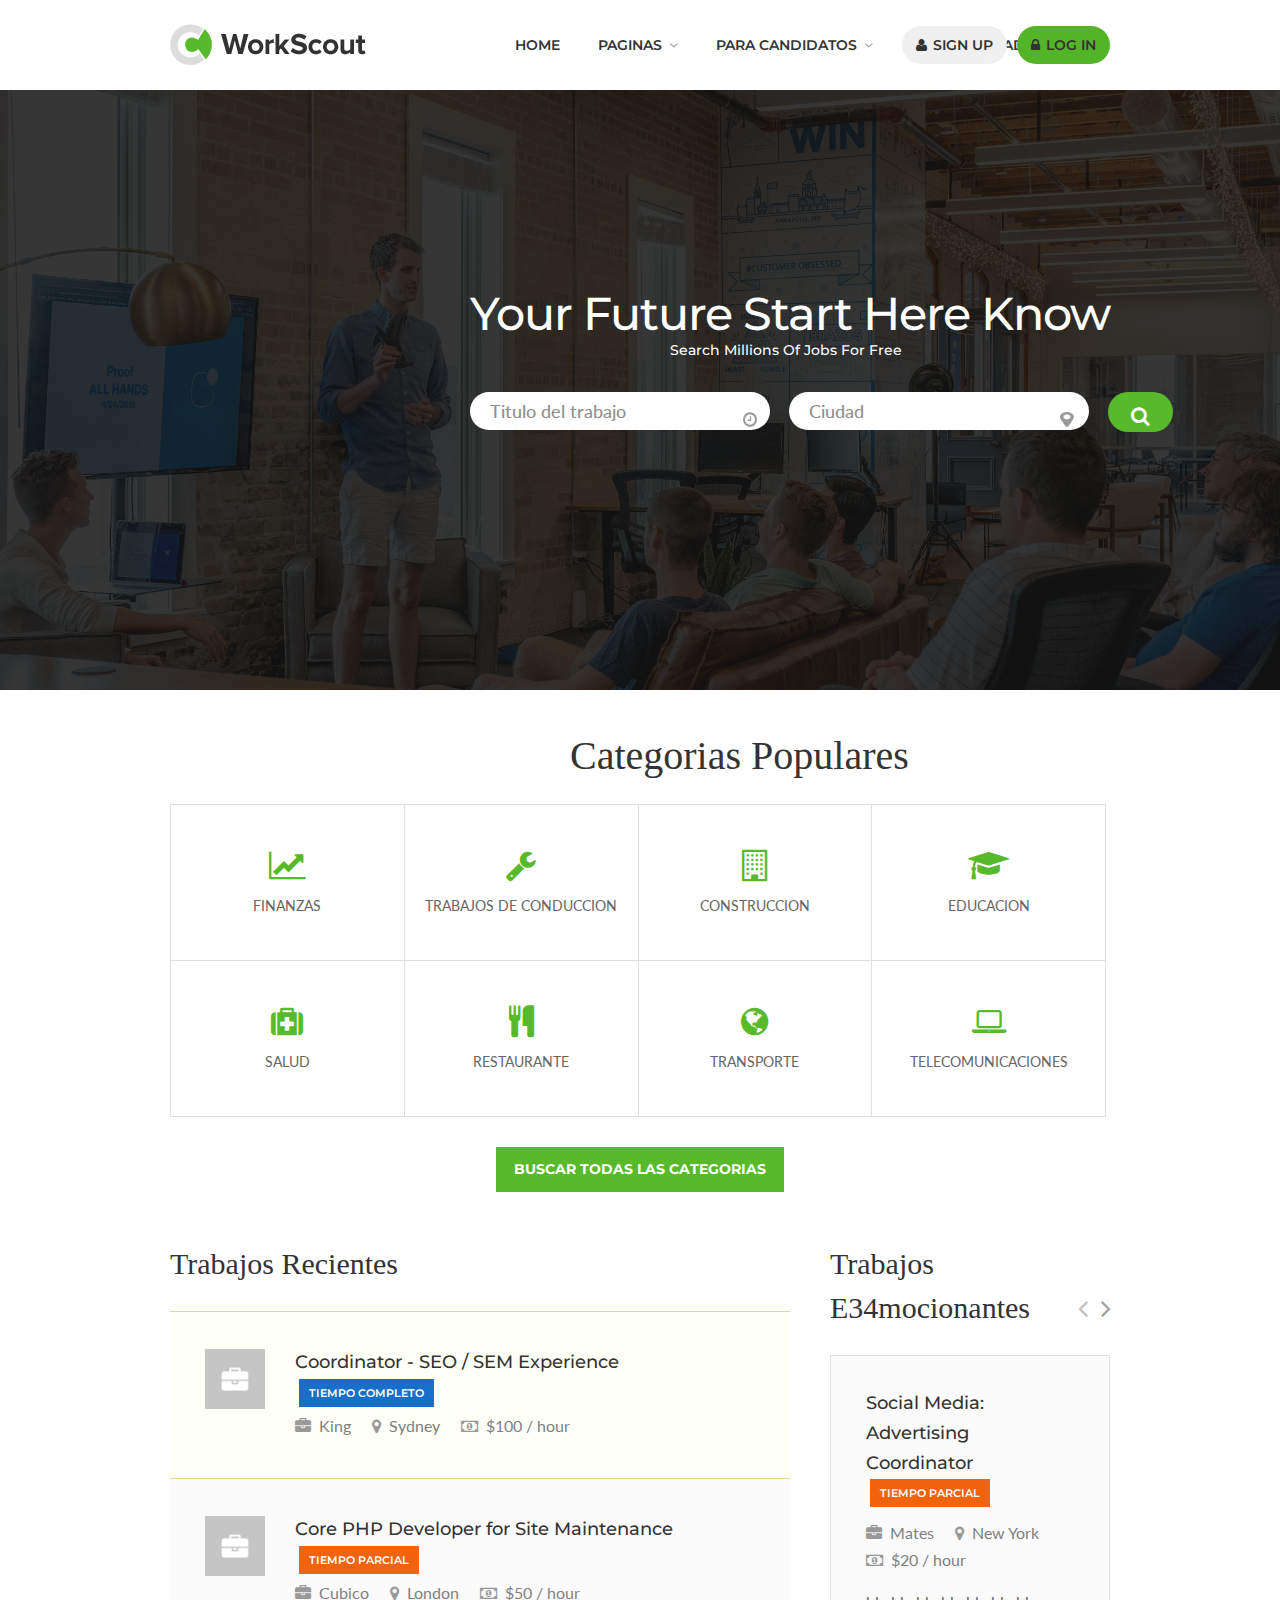
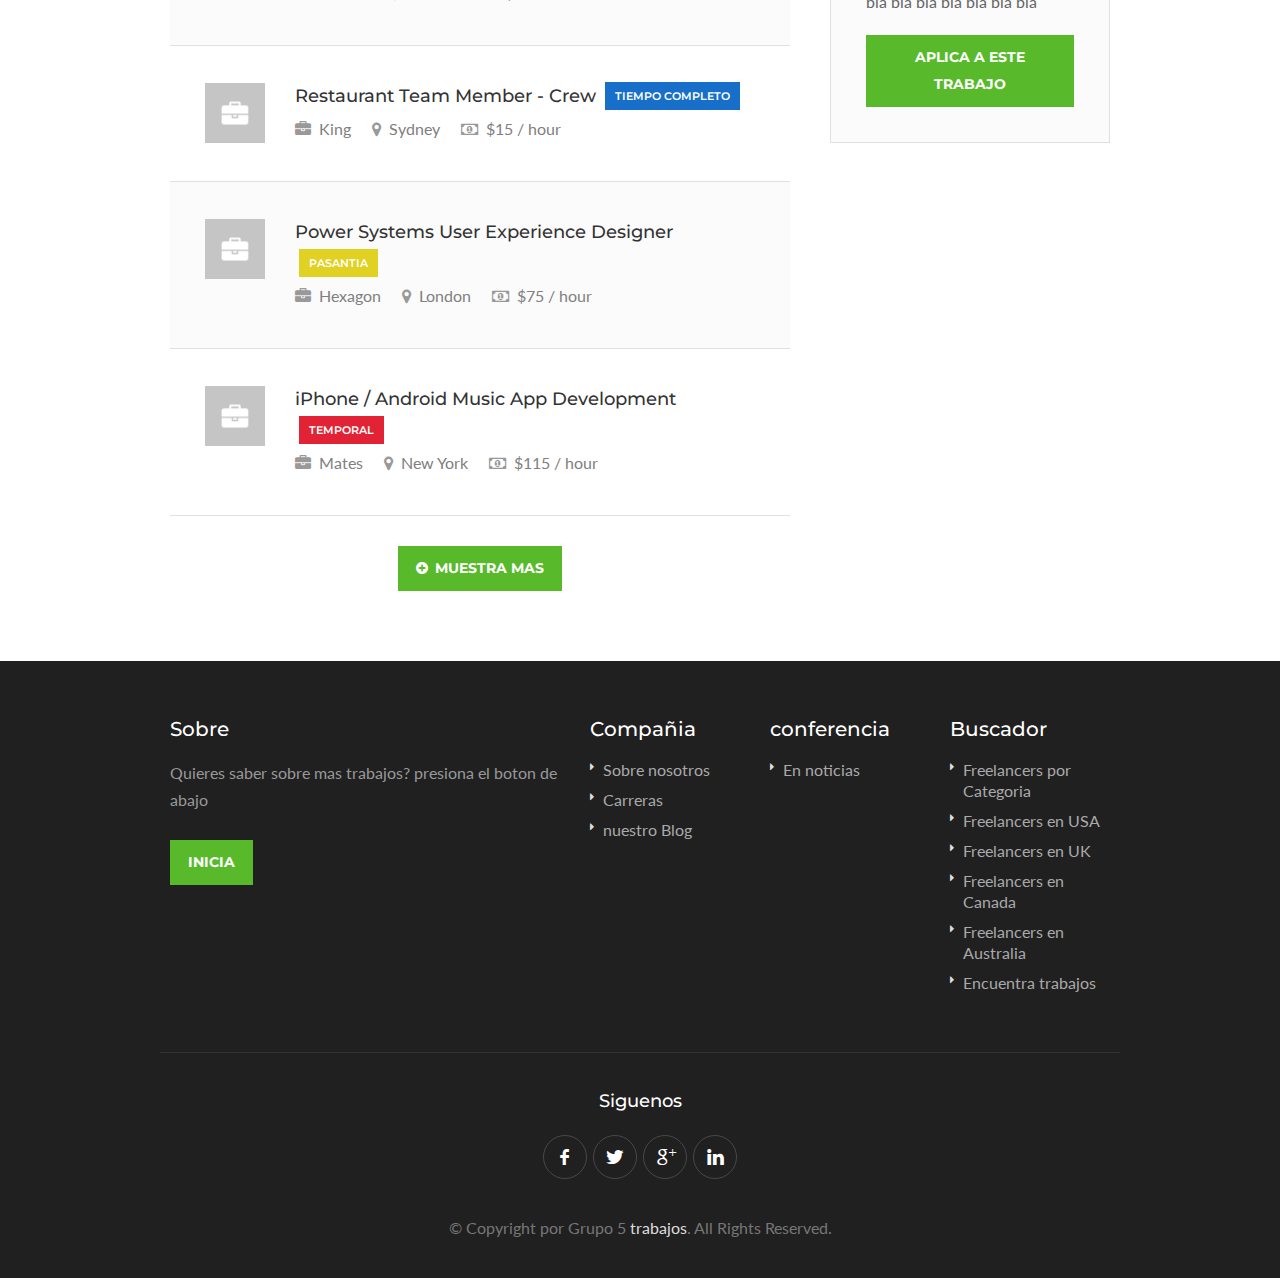
<file: HTML/index.html>
<!DOCTYPE html>

<html lang="en"> 
<head>
	<meta charset="utf-8">
	<title>Work Scout</title>
	<meta name="viewport" content="width=device-width, initial-scale=1, maximum-scale=1">
	<link rel="stylesheet" href="css/style.css">
	<link rel="stylesheet" href="css/colors/green.css">

</head>

<body>
<div id="wrapper">
<header>
	<div class="container">
		<div class="sixteen columns">		
			<div id="logo">
				<h1><a href="index.html"><img src="images/logo.png" alt="Work Scout"/></a></h1>
			</div>		
			<nav id="navigation" >
				<ul >
					<li style="margin-left: 110px; " ><a href="index.html">Home</a>				
					</li>
					
					<li><a href="#">Paginas</a>
						<ul>
							<li><a href="job-page.html">Pagina de trabajos</a></li>
							<li><a href="job-page-alt.html">Alternativas</a></li>
							
							<li><a href="pricing-tables.html">Suscripciones</a></li>
							<li><a href="contact.html">Contactos</a></li>
						</ul>
					</li>
	
					<li><a href="#">Para candidatos</a>
						<ul>
							<li><a href="browse-jobs.html">Buscar trabajos</a></li>
							<li><a href="browse-categories.html">Buscar categorias</a></li>
					
							<li><a href="job-alerts.html">Alertas</a></li>
						</ul>
					</li>
					<li><a href="#"  >Para empleadores</a>
						<ul>
							<li><a href="add-job.html">Agregar trabajos</a></li>
							<li><a href="manage-jobs.html">Organizar trabajos</a></li>
						</ul>
					</li>
					
				</ul>
				<ul class="responsive float-right">
					<li><a style="border-radius: 50px; " href="my-account.html#tab2"><i class="fa fa-user"></i> Sign Up</a></li>
					<li><a style="border-radius: 50px;background-color:#53b427;" href="my-account.html"><i class="fa fa-lock" ></i> Log In</a></li>
				</ul>
			</nav>			
			<div id="mobile-navigation">
				<a href="#menu" class="menu-trigger"><i class="fa fa-reorder"></i> Menu</a>
			</div>
		</div>
		<div class="clearfix"></div>
	</div>
</header>
	
<div class="clearfix"></div>


<div id="banner" >
	<div class="container">
		<div class="sixteen columns">
			
			<div class="search-container" style="margin-left: 300px; margin-top: 50px;">

				
				<h2 style="margin-bottom:0px;">Your Future Start Here Know</h2>
				<h6 style="color: white; margin-Top: 0px;margin-bottom:30px; margin-left: 200px;">Search Millions Of Jobs For Free</h6>
				<input style="border-radius: 50px;" class="ico-01" type="text" placeholder="Titulo del trabajo" value=""/>
				<input style="border-radius: 50px;" class="ico-02" type="text"  placeholder="Ciudad" value=""/>
				<button><i class="fa fa-search"></i></button>

				

			</div>

		</div>
	</div>
</div>



<div class="container">
	<div class="sixteen columns">
		<h2 class="margin-bottom-25" style="margin-left: 400px; font-family: Cambria, Cochin, Georgia, Times, 'Times New Roman', serif;font-size: 40px;">Categorias Populares</h2>
		<ul id="popular-categories">
			<li><a href="#"><i class="fa fa-line-chart"></i> Finanzas</a></li>
			<li><a href="#"><i class="fa fa-wrench"></i> trabajos de conduccion</a></li>
			<li><a href="#"><i class="fa fa-building-o"></i> Construccion</a></li>
			<li><a href="#"><i class="fa fa-graduation-cap"></i> Educacion</a></li>
			<li><a href="#"><i class="fa fa-medkit"></i> Salud</a></li>
			<li><a href="#"><i class="fa fa-cutlery"></i> Restaurante</a></li>
			<li><a href="#"><i class="fa fa-globe"></i> Transporte</a></li>
			<li><a href="#"><i class="fa fa-laptop"></i> Telecomunicaciones</a></li>
		</ul>

		<div class="clearfix"></div>
		<div class="margin-top-30"></div>

		<a href="browse-categories.html" class="button centered">Buscar todas las categorias</a>
		<div class="margin-bottom-50"></div>
	</div>
</div>


<div class="container">
	
	
	<div class="eleven columns">
	<div class="padding-right">
		<h3 class="margin-bottom-25"style=" font-family: Cambria, Cochin, Georgia, Times, 'Times New Roman', serif;font-size: 30px;">Trabajos Recientes</h3>
		<ul class="job-list">

			<li class="highlighted"><a href="job-page.html">
				<img src="images/job-list-logo-01.png" alt="">
				<div class="job-list-content">
					<h4>Coordinator - SEO / SEM Experience <span class="full-time">Tiempo completo</span></h4>
					<div class="job-icons">
						<span><i class="fa fa-briefcase"></i> King</span>
						<span><i class="fa fa-map-marker"></i> Sydney</span>
						<span><i class="fa fa-money"></i> $100 / hour</span>
					</div>
				</div>
				</a>
				<div class="clearfix"></div>
			</li>

			<li><a href="job-page.html">
				<img src="images/job-list-logo-02.png" alt="">
				<div class="job-list-content">
					<h4>Core PHP Developer for Site Maintenance <span class="part-time">Tiempo parcial</span></h4>
					<div class="job-icons">
						<span><i class="fa fa-briefcase"></i> Cubico</span>
						<span><i class="fa fa-map-marker"></i> London</span>
						<span><i class="fa fa-money"></i> $50 / hour</span>
					</div>
				</div>
				</a>
				<div class="clearfix"></div>
			</li>

			<li><a href="job-page.html">
				<img src="images/job-list-logo-03.png" alt="">
				<div class="job-list-content">
					<h4>Restaurant Team Member - Crew <span class="full-time">Tiempo completo</span></h4>
					<div class="job-icons">
						<span><i class="fa fa-briefcase"></i> King</span>
						<span><i class="fa fa-map-marker"></i> Sydney</span>
						<span><i class="fa fa-money"></i> $15 / hour</span>
					</div>
				</div>
				</a>
				<div class="clearfix"></div>
			</li>

			<li><a href="job-page.html">
				<img src="images/job-list-logo-04.png" alt="">
				<div class="job-list-content">
					<h4>Power Systems User Experience Designer  <span class="internship">Pasantia</span></h4>
					<div class="job-icons">
						<span><i class="fa fa-briefcase"></i> Hexagon</span>
						<span><i class="fa fa-map-marker"></i> London</span>
						<span><i class="fa fa-money"></i> $75 / hour</span>
					</div>
				</div>
				</a>
				<div class="clearfix"></div>
			</li>

			<li><a href="job-page.html">
				<img src="images/job-list-logo-05.png" alt="">
				<div class="job-list-content">
					<h4>iPhone / Android Music App Development <span class="temporary">Temporal</span></h4>
					<div class="job-icons">
						<span><i class="fa fa-briefcase"></i> Mates</span>
						<span><i class="fa fa-map-marker"></i> New York</span>
						<span><i class="fa fa-money"></i> $115 / hour</span>
					</div>
				</div>
				</a>
				<div class="clearfix"></div>
			</li>
		</ul>

		<a href="browse-jobs.html" class="button centered"><i class="fa fa-plus-circle"></i> Muestra mas</a>
		<div class="margin-bottom-55"></div>
	</div>
	</div>

	
	<div class="five columns">
		<h3 class="margin-bottom-5"style=" font-family: Cambria, Cochin, Georgia, Times, 'Times New Roman', serif;font-size: 30px;">Trabajos E34mocionantes</h3>

		
		<div class="showbiz-navigation">
			<div id="showbiz_left_1" class="sb-navigation-left"><i class="fa fa-angle-left"></i></div>
			<div id="showbiz_right_1" class="sb-navigation-right"><i class="fa fa-angle-right"></i></div>
		</div>
		<div class="clearfix"></div>
		
		
		<div id="job-spotlight" class="showbiz-container">
			<div class="showbiz" data-left="#showbiz_left_1" data-right="#showbiz_right_1" data-play="#showbiz_play_1" >
				<div class="overflowholder">

					<ul>

						<li>
							<div class="job-spotlight">
								<a href="#"><h4>Social Media: Advertising Coordinator <span class="part-time">Tiempo parcial</span></h4></a>
								<span><i class="fa fa-briefcase"></i> Mates</span>
								<span><i class="fa fa-map-marker"></i> New York</span>
								<span><i class="fa fa-money"></i> $20 / hour</span>
								<p>bla bla bla bla bla bla bla</p>
								<a href="job-page.html" class="button">Aplica a este trabajo</a>
							</div>
						</li>

						<li>
							<div class="job-spotlight">
								<a href="#"><h4>Prestashop / WooCommerce Product Listing <span class="freelance">Freelance</span></h4></a>
								<span><i class="fa fa-briefcase"></i> King</span>
								<span><i class="fa fa-map-marker"></i> London</span>
								<span><i class="fa fa-money"></i> $25 / hour</span>
								<p>bla bla bla bla bla bla bla</p>
								<a href="job-page.html" class="button">Aplica a este trabajo</a>
							</div>
						</li>

						<li>
							<div class="job-spotlight">
								<a href="#"><h4>Logo Design <span class="freelance">Freelance</span></h4></a>
								<span><i class="fa fa-briefcase"></i> Hexagon</span>
								<span><i class="fa fa-map-marker"></i> Sydney</span>
								<span><i class="fa fa-money"></i> $10 / hour</span>
								<p>bla bla bla bla bla bla bla</p>
								<a href="job-page.html" class="button">Aplica a este trabajo</a>
							</div>
						</li>


					</ul>
					<div class="clearfix"></div>

				</div>
				<div class="clearfix"></div>
			</div>
		</div>

	</div>
</div>


<div class="margin-top-15"></div>

<div id="footer">
	
	<div class="container">

		<div class="seven columns">
			<h4>Sobre</h4>
			<p>Quieres saber sobre mas trabajos? presiona el boton de abajo</p>
			<a href="#" class="button">Inicia</a>
		</div>

		<div class="three columns">
			<h4>Compañia</h4>
			<ul class="footer-links">
				<li><a href="#">Sobre nosotros</a></li>
				<li><a href="#">Carreras</a></li>
				<li><a href="#">nuestro Blog</a></li>
			
			</ul>
		</div>
		
		<div class="three columns">
			<h4>conferencia</h4>
			<ul class="footer-links">
				<li><a href="#">En noticias</a></li>
				
			</ul>
		</div>		

		<div class="three columns">
			<h4>Buscador</h4>
			<ul class="footer-links">
				<li><a href="#">Freelancers por Categoria</a></li>
				<li><a href="#">Freelancers en USA</a></li>
				<li><a href="#">Freelancers en UK</a></li>
				<li><a href="#">Freelancers en Canada</a></li>
				<li><a href="#">Freelancers en Australia</a></li>
				<li><a href="#">Encuentra trabajos</a></li>

			</ul>
		</div>

	</div>

	
	<div class="container">
		<div class="footer-bottom">
			<div class="sixteen columns">
				<h4>Siguenos</h4>
				<ul class="social-icons">
					<li><a class="facebook" href="#"><i class="icon-facebook"></i></a></li>
					<li><a class="twitter" href="#"><i class="icon-twitter"></i></a></li>
					<li><a class="gplus" href="#"><i class="icon-gplus"></i></a></li>
					<li><a class="linkedin" href="#"><i class="icon-linkedin"></i></a></li>
				</ul>
				<div class="copyrights">©  Copyright por Grupo 5 <a href="#">trabajos</a>. All Rights Reserved.</div>
			</div>
		</div>
	</div>

</div>
<div id="backtotop"><a href="#"></a></div>

</div>

<script src="scripts/jquery-2.1.3.min.js"></script>
<script src="scripts/custom.js"></script>
<script src="scripts/jquery.superfish.js"></script>
<script src="scripts/jquery.themepunch.tools.min.js"></script>
<script src="scripts/jquery.themepunch.revolution.min.js"></script>
<script src="scripts/jquery.themepunch.showbizpro.min.js"></script>
<script src="scripts/jquery.flexslider-min.js"></script>
<script src="scripts/chosen.jquery.min.js"></script>
<script src="scripts/jquery.magnific-popup.min.js"></script>
<script src="scripts/waypoints.min.js"></script>
<script src="scripts/jquery.counterup.min.js"></script>
<script src="scripts/jquery.jpanelmenu.js"></script>
<script src="scripts/stacktable.js"></script>



</body>
</html>
</file>
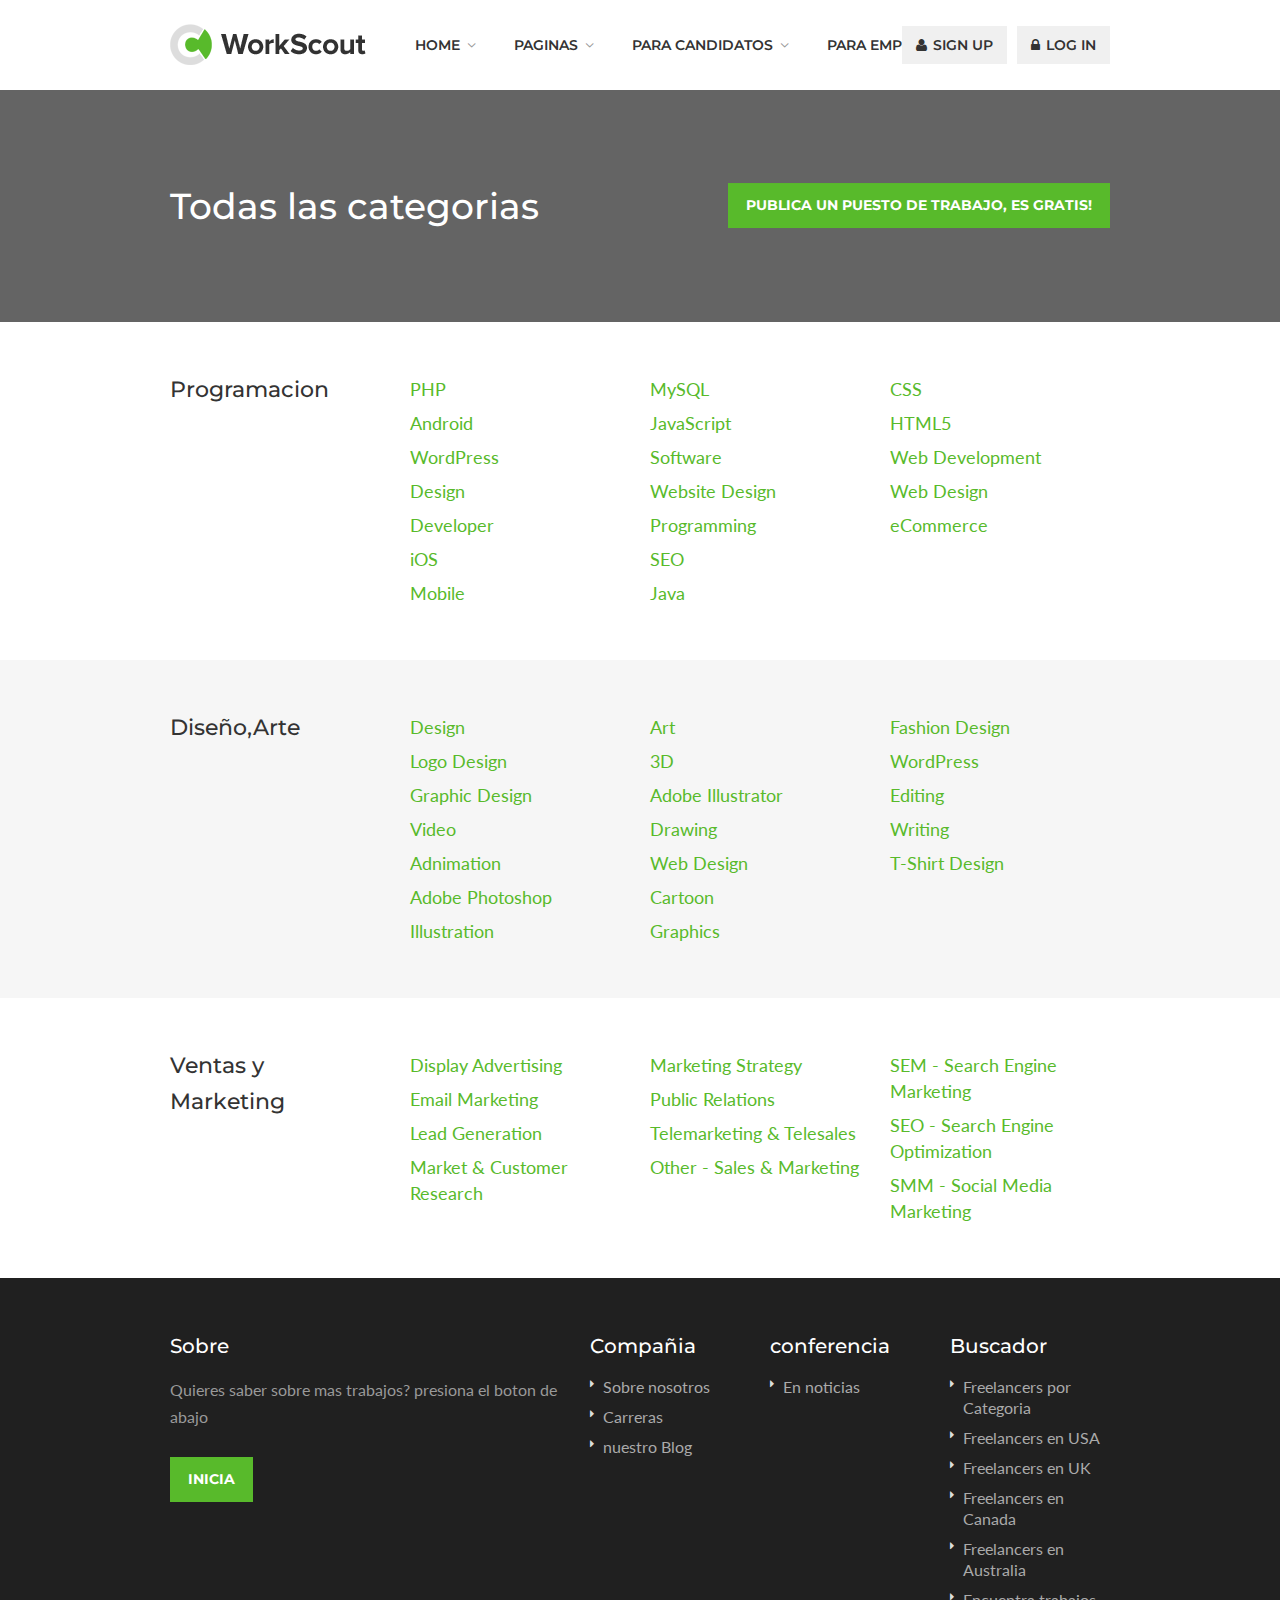
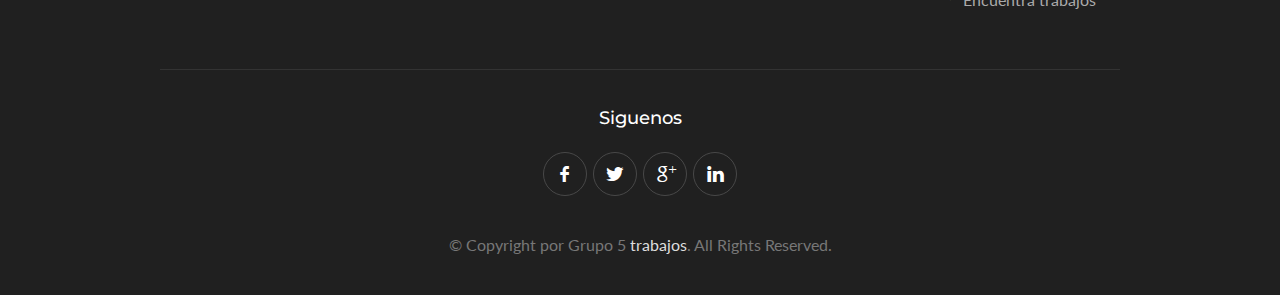
<file: HTML/browse-categories.html>
<!DOCTYPE html>

<html lang="en"> 
<head>


<meta charset="utf-8">
<title>Work Scout</title>


<meta name="viewport" content="width=device-width, initial-scale=1, maximum-scale=1">


<link rel="stylesheet" href="css/style.css">
<link rel="stylesheet" href="css/colors/green.css" id="colors">



</head>

<body>
<div id="wrapper">


<header>
<div class="container">
	<div class="sixteen columns">

		
		<div id="logo">
			<h1><a href="index.html"><img src="images/logo.png" alt="Work Scout" /></a></h1>
		</div>

		
		<nav id="navigation" class="menu">
			<ul id="responsive">

				<li><a href="index.html">Home</a>
					<ul>
						<li><a href="index.html">Inicio</a></li>
						
					</ul>
				</li>

				<li><a href="#">Paginas</a>
					<ul>
						<li><a href="job-page.html">Pagina de trabajos</a></li>
						<li><a href="job-page-alt.html">Alternativas</a></li>
						
						<li><a href="pricing-tables.html">Suscripciones</a></li>
						<li><a href="contact.html">Contactos</a></li>
					</ul>
				</li>

				<li><a href="#">Para candidatos</a>
					<ul>
						<li><a href="browse-jobs.html">Buscar trabajos</a></li>
						<li><a href="browse-categories.html">Buscar categorias</a></li>
				
						<li><a href="job-alerts.html">Alertas</a></li>
					</ul>
				</li>

				<li><a href="#" >Para empleadores</a>
					<ul>
						<li><a href="add-job.html">Agregar trabajos</a></li>
						<li><a href="manage-jobs.html">Organizar trabajos</a></li>
						<li><a href="manage-applications.html">Manejar aplicaciones</a></li>
						
					</ul>
				</li>

				
			</ul>


			<ul class="responsive float-right">
				<li><a href="my-account.html#tab2"><i class="fa fa-user"></i> Sign Up</a></li>
				<li><a href="my-account.html"><i class="fa fa-lock"></i> Log In</a></li>
			</ul>

		</nav>

		
		<div id="mobile-navigation">
			<a href="#menu" class="menu-trigger"><i class="fa fa-reorder"></i> Menu</a>
		</div>

	</div>
</div>
</header>
<div class="clearfix"></div>



<div id="titlebar" class="photo-bg" style="background-image: url(images/all-categories-photo.jpg);">
	<div class="container">
		<div class="ten columns">
			<h2>Todas las categorias</h2>
		</div>

		<div class="six columns">
			<a href="add-job.html" class="button">Publica un puesto de trabajo, Es gratis!</a>
		</div>

	</div>
</div>



<div id="categories">
	<!-- Categories Group -->
	<div class="categories-group">
		<div class="container">
			<div class="four columns"><h4>Programacion</h4></div>
			<div class="four columns">
				<ul>
					<li><a href="#">PHP</a></li>
					<li><a href="#">Android</a></li>
					<li><a href="#">WordPress</a></li>
					<li><a href="#">Design</a></li>
					<li><a href="#">Developer</a></li>
					<li><a href="#">iOS</a></li>
					<li><a href="#">Mobile</a></li>
				</ul>
			</div>
			<div class="four columns">
				<ul>
					<li><a href="#">MySQL</a></li>
					<li><a href="#">JavaScript</a></li>
					<li><a href="#">Software</a></li>
					<li><a href="#">Website Design</a></li>
					<li><a href="#">Programming</a></li>
					<li><a href="#">SEO</a></li>
					<li><a href="#">Java</a></li>
				</ul>
			</div>
			<div class="four columns">
				<ul>
					<li><a href="#">CSS</a></li>
					<li><a href="#">HTML5</a></li>
					<li><a href="#">Web Development</a></li>
					<li><a href="#">Web Design</a></li>
					<li><a href="#">eCommerce</a></li>
				</ul>
			</div>
		</div>
	</div>

	
	<div class="categories-group">
		<div class="container">
			<div class="four columns"><h4>Diseño,Arte</h4></div>
			<div class="four columns">
				<ul>
					<li><a href="#">Design</a></li>
					<li><a href="#">Logo Design</a></li>
					<li><a href="#">Graphic Design</a></li>
					<li><a href="#">Video</a></li>
					<li><a href="#">Adnimation</a></li>
					<li><a href="#">Adobe Photoshop</a></li>
					<li><a href="#">Illustration</a></li>
				</ul>
			</div>
			<div class="four columns">
				<ul>
					<li><a href="#">Art</a></li>
					<li><a href="#">3D</a></li>
					<li><a href="#">Adobe Illustrator</a></li>
					<li><a href="#">Drawing</a></li>
					<li><a href="#">Web Design</a></li>
					<li><a href="#">Cartoon</a></li>
					<li><a href="#">Graphics</a></li>
				</ul>
			</div>
			<div class="four columns">
				<ul>
					<li><a href="#">Fashion Design</a></li>
					<li><a href="#">WordPress</a></li>
					<li><a href="#">Editing</a></li>
					<li><a href="#">Writing</a></li>
					<li><a href="#">T-Shirt Design</a></li>
				</ul>
			</div>
		</div>
	</div>

	
	<div class="categories-group">
		<div class="container">
			<div class="four columns"><h4>Ventas y Marketing</h4></div>
			<div class="four columns">
				<ul>
					<li><a href="#">Display Advertising</a></li>
					<li><a href="#">Email Marketing</a></li>
					<li><a href="#">Lead Generation</a></li>
					<li><a href="#">Market & Customer Research</a></li>
				</ul>
			</div>
			<div class="four columns">
				<ul>
					<li><a href="#">Marketing Strategy</a></li>
					<li><a href="#">Public Relations</a></li>
					<li><a href="#">Telemarketing & Telesales</a></li>
					<li><a href="#">Other - Sales & Marketing</a></li>
				</ul>
			</div>
			<div class="four columns">
				<ul>
					<li><a href="#">SEM - Search Engine Marketing</a></li>
					<li><a href="#">SEO - Search Engine Optimization</a></li>
					<li><a href="#">SMM - Social Media Marketing</a></li>
				</ul>
			</div>
		</div>
	</div>

</div>



<div class="margin-top-0"></div>

<div id="footer">
	
	<div class="container">

		<div class="seven columns">
			<h4>Sobre</h4>
			<p>Quieres saber sobre mas trabajos? presiona el boton de abajo</p>
			<a href="#" class="button">Inicia</a>
		</div>

		<div class="three columns">
			<h4>Compañia</h4>
			<ul class="footer-links">
				<li><a href="#">Sobre nosotros</a></li>
				<li><a href="#">Carreras</a></li>
				<li><a href="#">nuestro Blog</a></li>
			
			</ul>
		</div>
		
		<div class="three columns">
			<h4>conferencia</h4>
			<ul class="footer-links">
				<li><a href="#">En noticias</a></li>
				
			</ul>
		</div>		

		<div class="three columns">
			<h4>Buscador</h4>
			<ul class="footer-links">
				<li><a href="#">Freelancers por Categoria</a></li>
				<li><a href="#">Freelancers en USA</a></li>
				<li><a href="#">Freelancers en UK</a></li>
				<li><a href="#">Freelancers en Canada</a></li>
				<li><a href="#">Freelancers en Australia</a></li>
				<li><a href="#">Encuentra trabajos</a></li>

			</ul>
		</div>

	</div>

	
	<div class="container">
		<div class="footer-bottom">
			<div class="sixteen columns">
				<h4>Siguenos</h4>
				<ul class="social-icons">
					<li><a class="facebook" href="#"><i class="icon-facebook"></i></a></li>
					<li><a class="twitter" href="#"><i class="icon-twitter"></i></a></li>
					<li><a class="gplus" href="#"><i class="icon-gplus"></i></a></li>
					<li><a class="linkedin" href="#"><i class="icon-linkedin"></i></a></li>
				</ul>
				<div class="copyrights">©  Copyright por Grupo 5 <a href="#">trabajos</a>. All Rights Reserved.</div>
			</div>
		</div>
	</div>

</div>

<!-- Back To Top Button -->
<div id="backtotop"><a href="#"></a></div>

</div>
<!-- Wrapper / End -->


<!-- Scripts
================================================== -->
<script src="scripts/jquery-2.1.3.min.js"></script>
<script src="scripts/custom.js"></script>
<script src="scripts/jquery.superfish.js"></script>
<script src="scripts/jquery.themepunch.tools.min.js"></script>
<script src="scripts/jquery.themepunch.revolution.min.js"></script>
<script src="scripts/jquery.themepunch.showbizpro.min.js"></script>
<script src="scripts/jquery.flexslider-min.js"></script>
<script src="scripts/chosen.jquery.min.js"></script>
<script src="scripts/jquery.magnific-popup.min.js"></script>
<script src="scripts/waypoints.min.js"></script>
<script src="scripts/jquery.counterup.min.js"></script>
<script src="scripts/jquery.jpanelmenu.js"></script>
<script src="scripts/stacktable.js"></script>



</body>
</html>
</file>
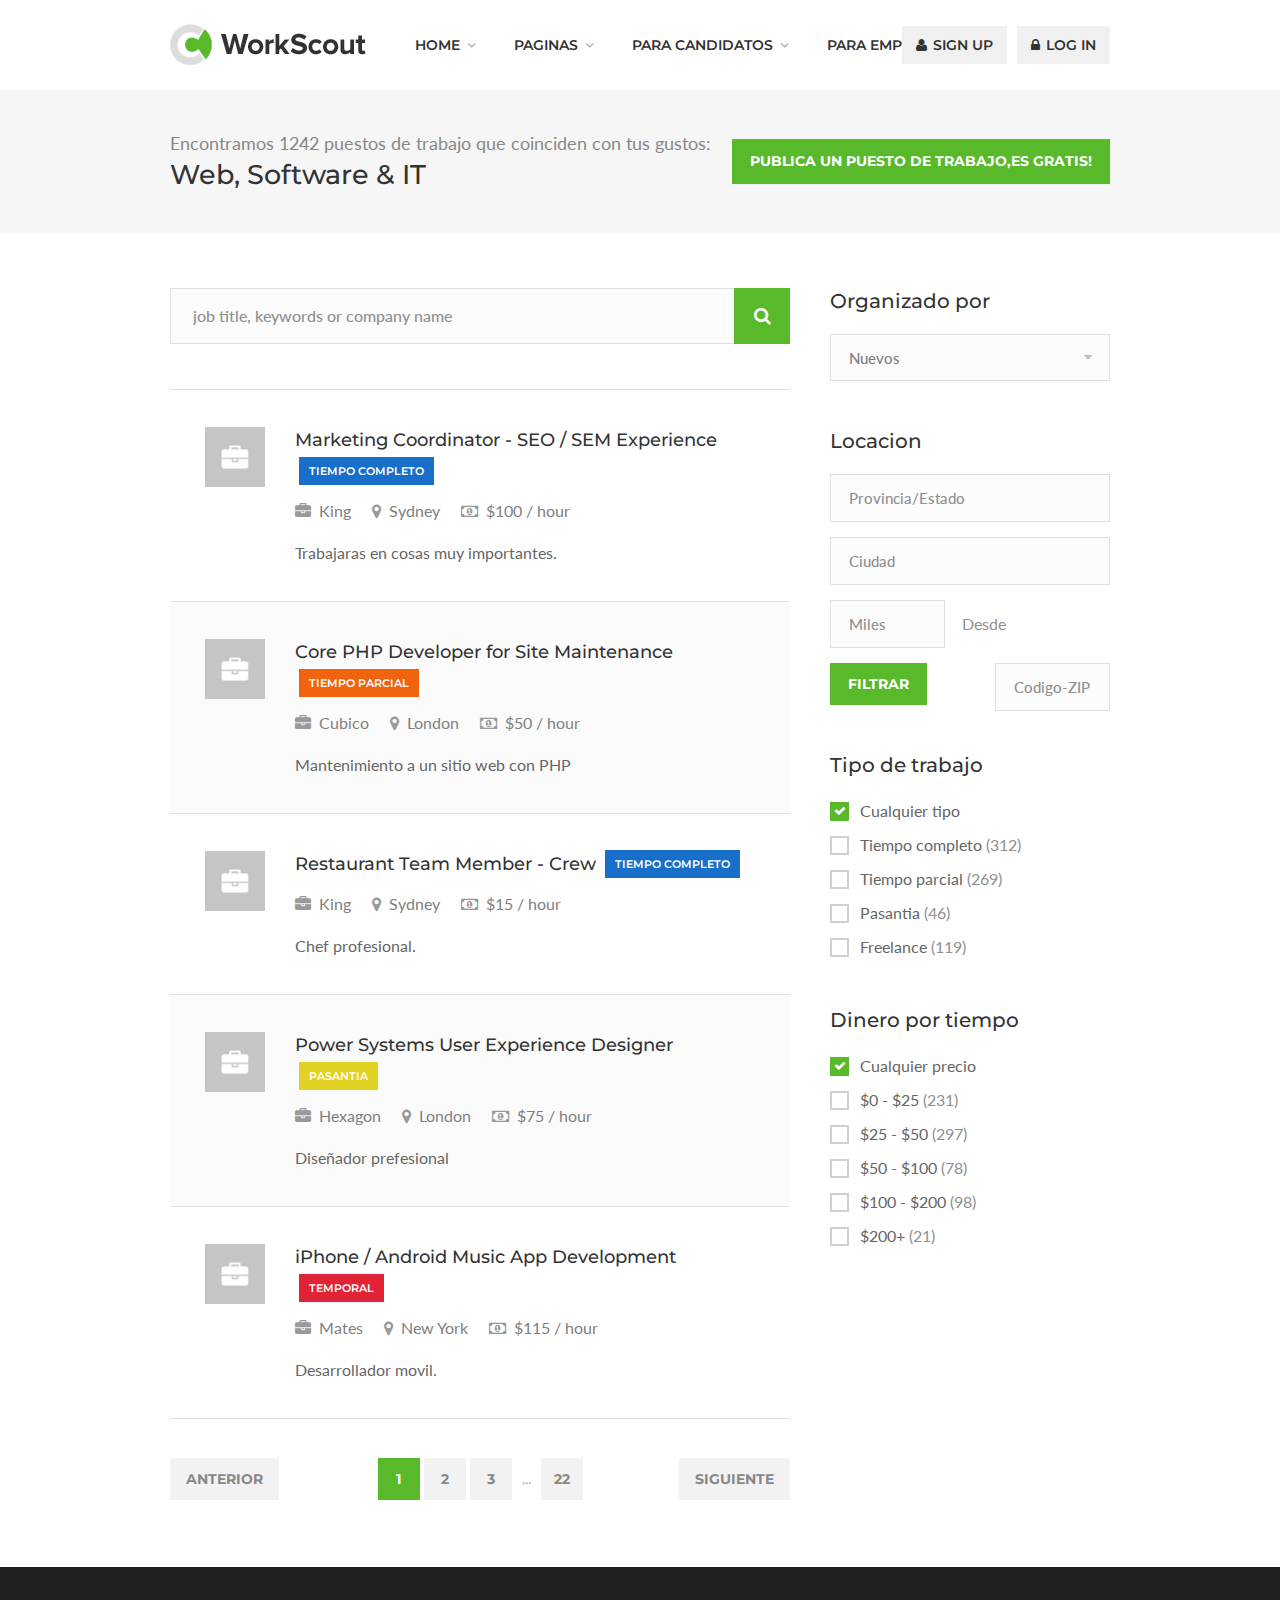
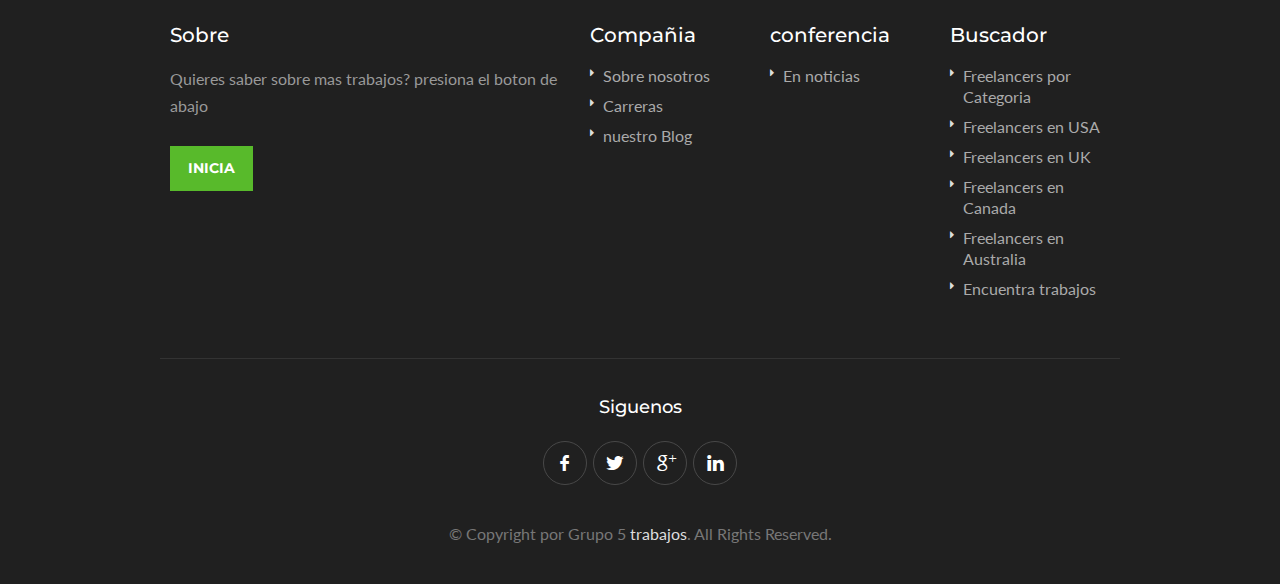
<file: HTML/browse-jobs.html>
<!DOCTYPE html>

<html lang="en"> 
<head>


<meta charset="utf-8">
<title>Work Scout</title>


<meta name="viewport" content="width=device-width, initial-scale=1, maximum-scale=1">


<link rel="stylesheet" href="css/style.css">
<link rel="stylesheet" href="css/colors/green.css" id="colors">



</head>

<body>
<div id="wrapper">



<header>
<div class="container">
	<div class="sixteen columns">

		
		<div id="logo">
			<h1><a href="index.html"><img src="images/logo.png" alt="Work Scout" /></a></h1>
		</div>

		
		<nav id="navigation" class="menu">
			<ul id="responsive">

				<li><a href="index.html">Home</a>
					<ul>
						<li><a href="index.html">Inicio</a></li>
						
					</ul>
				</li>

				<li><a href="#">Paginas</a>
					<ul>
						<li><a href="job-page.html">Pagina de trabajos</a></li>
						<li><a href="job-page-alt.html">Alternativas</a></li>
						
						<li><a href="pricing-tables.html">Suscripciones</a></li>
						<li><a href="contact.html">Contactos</a></li>
					</ul>
				</li>

				<li><a href="#">Para candidatos</a>
					<ul>
						<li><a href="browse-jobs.html">Buscar trabajos</a></li>
						<li><a href="browse-categories.html">Buscar categorias</a></li>
				
						<li><a href="job-alerts.html">Alertas</a></li>
					</ul>
				</li>

				<li><a href="#" >Para empleadores</a>
					<ul>
						<li><a href="add-job.html">Agregar trabajos</a></li>
						<li><a href="manage-jobs.html">Organizar trabajos</a></li>
						<li><a href="manage-applications.html">Manejar aplicaciones</a></li>
						
					</ul>
				</li>

				
			</ul>


			<ul class="responsive float-right">
				<li><a href="my-account.html#tab2"><i class="fa fa-user"></i> Sign Up</a></li>
				<li><a href="my-account.html"><i class="fa fa-lock"></i> Log In</a></li>
			</ul>

		</nav>

		
		<div id="mobile-navigation">
			<a href="#menu" class="menu-trigger"><i class="fa fa-reorder"></i> Menu</a>
		</div>

	</div>
</div>
</header>
<div class="clearfix"></div>



<div id="titlebar">
	<div class="container">
		<div class="ten columns">
			<span>Encontramos 1242 puestos de trabajo que coinciden con tus gustos:</span>
			<h2>Web, Software & IT</h2>
		</div>

		<div class="six columns">
			<a href="add-job.html" class="button">Publica un puesto de trabajo,Es gratis!</a>
		</div>

	</div>
</div>



<div class="container">
	
	<div class="eleven columns">
	<div class="padding-right">
		
		<form action="#" method="get" class="list-search">
			<button><i class="fa fa-search"></i></button>
			<input type="text" placeholder="job title, keywords or company name" value=""/>
			<div class="clearfix"></div>
		</form>

		<ul class="job-list full">

			<li><a href="job-page.html">
				<img src="images/job-list-logo-01.png" alt="">
				<div class="job-list-content">
					<h4>Marketing Coordinator - SEO / SEM Experience <span class="full-time">Tiempo completo</span></h4>
					<div class="job-icons">
						<span><i class="fa fa-briefcase"></i> King</span>
						<span><i class="fa fa-map-marker"></i> Sydney</span>
						<span><i class="fa fa-money"></i> $100 / hour</span>
					</div>
					<p>Trabajaras en cosas muy importantes.</p>
				</div>
				</a>
				<div class="clearfix"></div>
			</li>

			<li><a href="job-page.html">
				<img src="images/job-list-logo-02.png" alt="">
				<div class="job-list-content">
					<h4>Core PHP Developer for Site Maintenance <span class="part-time">tiempo parcial</span></h4>
					<div class="job-icons">
						<span><i class="fa fa-briefcase"></i> Cubico</span>
						<span><i class="fa fa-map-marker"></i> London</span>
						<span><i class="fa fa-money"></i> $50 / hour</span>
					</div>
					<p>	Mantenimiento a un sitio web con PHP</p>
				</div>
				</a>
				<div class="clearfix"></div>
			</li>

			<li><a href="job-page-alt.html">
				<img src="images/job-list-logo-03.png" alt="">
				<div class="job-list-content">
					<h4>Restaurant Team Member - Crew <span class="full-time">Tiempo completo</span></h4>
					<div class="job-icons">
						<span><i class="fa fa-briefcase"></i> King</span>
						<span><i class="fa fa-map-marker"></i> Sydney</span>
						<span><i class="fa fa-money"></i> $15 / hour</span>
					</div>
					<p>Chef profesional.</p>
				</div>
				</a>
				<div class="clearfix"></div>
			</li>

			<li><a href="job-page.html">
				<img src="images/job-list-logo-04.png" alt="">
				<div class="job-list-content">
					<h4>Power Systems User Experience Designer  <span class="internship">Pasantia</span></h4>
					<div class="job-icons">
						<span><i class="fa fa-briefcase"></i> Hexagon</span>
						<span><i class="fa fa-map-marker"></i> London</span>
						<span><i class="fa fa-money"></i> $75 / hour</span>
					</div>
					<p>Diseñador prefesional</p>
				</div>
				</a>
				<div class="clearfix"></div>
			</li>

			<li><a href="job-page-alt.html">
				<img src="images/job-list-logo-05.png" alt="">
				<div class="job-list-content">
					<h4>iPhone / Android Music App Development <span class="temporary">Temporal</span></h4>
					<div class="job-icons">
						<span><i class="fa fa-briefcase"></i> Mates</span>
						<span><i class="fa fa-map-marker"></i> New York</span>
						<span><i class="fa fa-money"></i> $115 / hour</span>
					</div>
					<p>Desarrollador movil.</p>
				</div>
				</a>
				<div class="clearfix"></div>
			</li>
		</ul>
		<div class="clearfix"></div>

		<div class="pagination-container">
			<nav class="pagination">
				<ul>
					<li><a href="#" class="current-page">1</a></li>
					<li><a href="#">2</a></li>
					<li><a href="#">3</a></li>
					<li class="blank">...</li>
					<li><a href="#">22</a></li>
				</ul>
			</nav>

			<nav class="pagination-next-prev">
				<ul>
					<li><a href="#" class="prev">Anterior</a></li>
					<li><a href="#" class="next">Siguiente</a></li>
				</ul>
			</nav>
		</div>

	</div>
	</div>


	
	<div class="five columns">

		
		<div class="widget">
			<h4>Organizado por</h4>

			
			<select data-placeholder="Choose Category" class="chosen-select-no-single">
				<option selected="selected" value="recent">Nuevos</option>
				<option value="oldest">Viejos</option>
				<option value="expiry">Expiran pronto</option>
				<option value="ratehigh">Horarios altos</option>
				<option value="ratelow">Horarios bajos</option>
			</select>

		</div>

		
		<div class="widget">
			<h4>Locacion</h4>
			<form action="#" method="get">
				<input type="text" placeholder="Provincia/Estado" value=""/>
				<input type="text" placeholder="Ciudad" value=""/>

				<input type="text" class="miles" placeholder="Miles" value=""/>
				<label for="zip-code" class="from">Desde</label>
				<input type="text" id="zip-code" class="zip-code" placeholder="Codigo-ZIP" value=""/><br>

				<button class="button">Filtrar</button>
			</form>
		</div>

		
		<div class="widget">
			<h4>Tipo de trabajo</h4>

			<ul class="checkboxes">
				<li>
					<input id="check-1" type="checkbox" name="check" value="check-1" checked>
					<label for="check-1">Cualquier tipo</label>
				</li>
				<li>
					<input id="check-2" type="checkbox" name="check" value="check-2">
					<label for="check-2">Tiempo completo <span>(312)</span></label>
				</li>
				<li>
					<input id="check-3" type="checkbox" name="check" value="check-3">
					<label for="check-3">Tiempo parcial <span>(269)</span></label>
				</li>
				<li>
					<input id="check-4" type="checkbox" name="check" value="check-4">
					<label for="check-4">Pasantia <span>(46)</span></label>
				</li>
				<li>
					<input id="check-5" type="checkbox" name="check" value="check-5">
					<label for="check-5">Freelance <span>(119)</span></label>
				</li>
			</ul>

		</div>

		<!-- Rate/Hr -->
		<div class="widget">
			<h4>Dinero por tiempo</h4>

			<ul class="checkboxes">
				<li>
					<input id="check-6" type="checkbox" name="check" value="check-6" checked>
					<label for="check-6">Cualquier precio</label>
				</li>
				<li>
					<input id="check-7" type="checkbox" name="check" value="check-7">
					<label for="check-7">$0 - $25 <span>(231)</span></label>
				</li>
				<li>
					<input id="check-8" type="checkbox" name="check" value="check-8">
					<label for="check-8">$25 - $50 <span>(297)</span></label>
				</li>
				<li>
					<input id="check-9" type="checkbox" name="check" value="check-9">
					<label for="check-9">$50 - $100 <span>(78)</span></label>
				</li>
				<li>
					<input id="check-10" type="checkbox" name="check" value="check-10">
					<label for="check-10">$100 - $200 <span>(98)</span></label>
				</li>
				<li>
					<input id="check-11" type="checkbox" name="check" value="check-11">
					<label for="check-11">$200+ <span>(21)</span></label>
				</li>
			</ul>

		</div>



	</div>
	


</div>



<div class="margin-top-25"></div>

<div id="footer">
	
	<div class="container">

		<div class="seven columns">
			<h4>Sobre</h4>
			<p>Quieres saber sobre mas trabajos? presiona el boton de abajo</p>
			<a href="#" class="button">Inicia</a>
		</div>

		<div class="three columns">
			<h4>Compañia</h4>
			<ul class="footer-links">
				<li><a href="#">Sobre nosotros</a></li>
				<li><a href="#">Carreras</a></li>
				<li><a href="#">nuestro Blog</a></li>
			
			</ul>
		</div>
		
		<div class="three columns">
			<h4>conferencia</h4>
			<ul class="footer-links">
				<li><a href="#">En noticias</a></li>
				
			</ul>
		</div>		

		<div class="three columns">
			<h4>Buscador</h4>
			<ul class="footer-links">
				<li><a href="#">Freelancers por Categoria</a></li>
				<li><a href="#">Freelancers en USA</a></li>
				<li><a href="#">Freelancers en UK</a></li>
				<li><a href="#">Freelancers en Canada</a></li>
				<li><a href="#">Freelancers en Australia</a></li>
				<li><a href="#">Encuentra trabajos</a></li>

			</ul>
		</div>

	</div>

	
	<div class="container">
		<div class="footer-bottom">
			<div class="sixteen columns">
				<h4>Siguenos</h4>
				<ul class="social-icons">
					<li><a class="facebook" href="#"><i class="icon-facebook"></i></a></li>
					<li><a class="twitter" href="#"><i class="icon-twitter"></i></a></li>
					<li><a class="gplus" href="#"><i class="icon-gplus"></i></a></li>
					<li><a class="linkedin" href="#"><i class="icon-linkedin"></i></a></li>
				</ul>
				<div class="copyrights">©  Copyright por Grupo 5 <a href="#">trabajos</a>. All Rights Reserved.</div>
			</div>
		</div>
	</div>

</div>

<div id="backtotop"><a href="#"></a></div>

</div>

<script src="scripts/jquery-2.1.3.min.js"></script>
<script src="scripts/custom.js"></script>
<script src="scripts/jquery.superfish.js"></script>
<script src="scripts/jquery.themepunch.tools.min.js"></script>
<script src="scripts/jquery.themepunch.revolution.min.js"></script>
<script src="scripts/jquery.themepunch.showbizpro.min.js"></script>
<script src="scripts/jquery.flexslider-min.js"></script>
<script src="scripts/chosen.jquery.min.js"></script>
<script src="scripts/jquery.magnific-popup.min.js"></script>
<script src="scripts/waypoints.min.js"></script>
<script src="scripts/jquery.counterup.min.js"></script>
<script src="scripts/jquery.jpanelmenu.js"></script>
<script src="scripts/stacktable.js"></script>


</body>
</html>
</file>
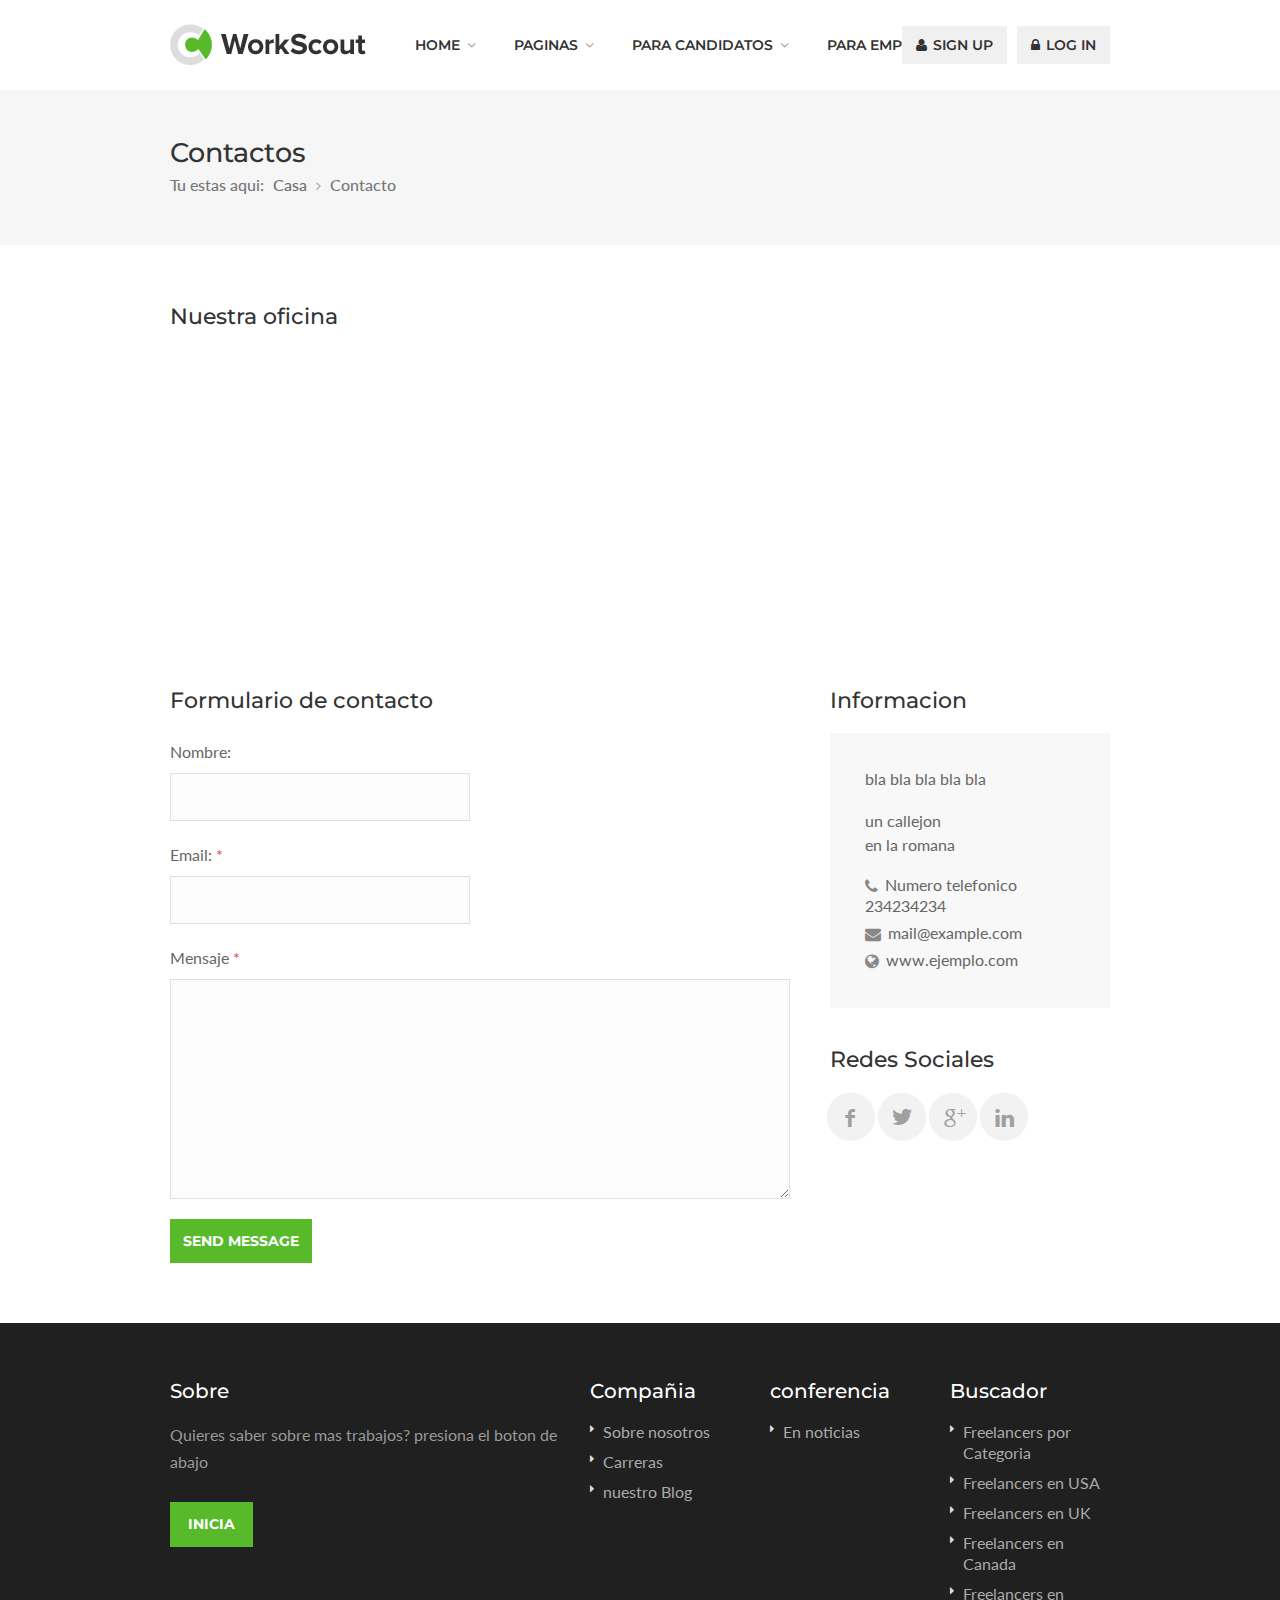
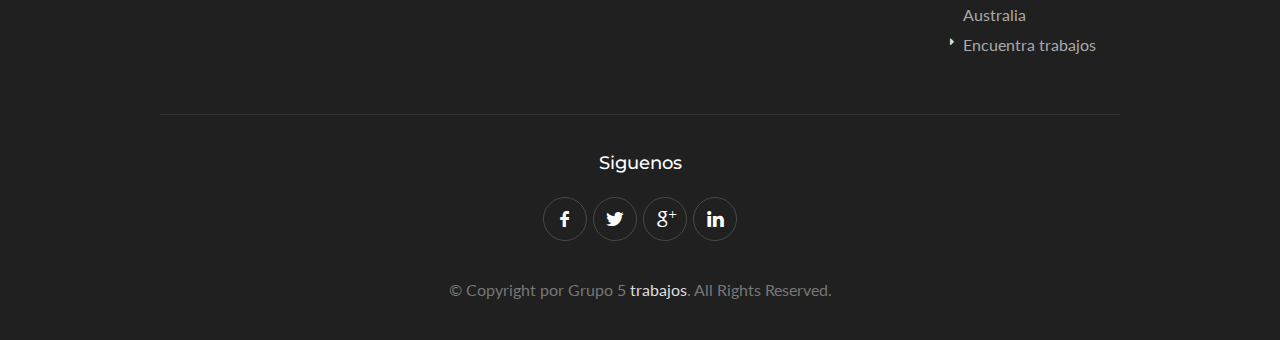
<file: HTML/contact.html>
<!DOCTYPE html>

<html lang="en"> 
<head>


<meta charset="utf-8">
<title>Work Scout</title>


<meta name="viewport" content="width=device-width, initial-scale=1, maximum-scale=1">


<link rel="stylesheet" href="css/style.css">
<link rel="stylesheet" href="css/colors/green.css" id="colors">


<script src="http://maps.google.com/maps/api/js?sensor=true"></script>
</head>

<body>
<div id="wrapper">



<header>
<div class="container">
	<div class="sixteen columns">

		
		<div id="logo">
			<h1><a href="index.html"><img src="images/logo.png" alt="Work Scout" /></a></h1>
		</div>

		
		<nav id="navigation" class="menu">
			<ul id="responsive">

				<li><a href="index.html">Home</a>
					<ul>
						<li><a href="index.html">Inicio</a></li>
						
					</ul>
				</li>

				<li><a href="#">Paginas</a>
					<ul>
						<li><a href="job-page.html">Pagina de trabajos</a></li>
						<li><a href="job-page-alt.html">Alternativas</a></li>
						
						<li><a href="pricing-tables.html">Suscripciones</a></li>
						<li><a href="contact.html">Contactos</a></li>
					</ul>
				</li>

				<li><a href="#">Para candidatos</a>
					<ul>
						<li><a href="browse-jobs.html">Buscar trabajos</a></li>
						<li><a href="browse-categories.html">Buscar categorias</a></li>
				
						<li><a href="job-alerts.html">Alertas</a></li>
					</ul>
				</li>

				<li><a href="#" >Para empleadores</a>
					<ul>
						<li><a href="add-job.html">Agregar trabajos</a></li>
						<li><a href="manage-jobs.html">Organizar trabajos</a></li>
						<li><a href="manage-applications.html">Manejar aplicaciones</a></li>
						
					</ul>
				</li>

				
			</ul>


			<ul class="responsive float-right">
				<li><a href="my-account.html#tab2"><i class="fa fa-user"></i> Sign Up</a></li>
				<li><a href="my-account.html"><i class="fa fa-lock"></i> Log In</a></li>
			</ul>

		</nav>

		
		<div id="mobile-navigation">
			<a href="#menu" class="menu-trigger"><i class="fa fa-reorder"></i> Menu</a>
		</div>

	</div>
</div>
</header>
<div class="clearfix"></div>



<div id="titlebar" class="single">
	<div class="container">

		<div class="sixteen columns">
			<h2>Contactos</h2>
			<nav id="breadcrumbs">
				<ul>
					<li>Tu estas aqui:</li>
					<li><a href="#">Casa</a></li>
					<li>Contacto</li>
				</ul>
			</nav>
		</div>

	</div>
</div>





<div class="container">
	<div class="sixteen columns">

		<h3 class="margin-bottom-20">Nuestra oficina</h3>

		<section class="google-map-container">
			<div id="googlemaps" class="google-map google-map-full"></div>
		</section>
		

	</div>
</div>

			


<div class="container">

<div class="eleven columns">

	<h3 class="margin-bottom-15">Formulario de contacto</h3>
	
		
		<section id="contact" class="padding-right">

			
			<mark id="message"></mark>

			
			<form method="post" name="contactform" id="contactform">

				<fieldset>

					<div>
						<label>Nombre:</label>
						<input name="name" type="text" id="name" />
					</div>

					<div>
						<label >Email: <span>*</span></label>
						<input name="email" type="email" id="email" pattern="^[A-Za-z0-9](([_\.\-]?[a-zA-Z0-9]+)*)@([A-Za-z0-9]+)(([\.\-]?[a-zA-Z0-9]+)*)\.([A-Za-z]{2,})$" />
					</div>

					<div>
						<label>Mensaje <span>*</span></label>
						<textarea name="comment" cols="40" rows="3" id="comment" spellcheck="true"></textarea>
					</div>

				</fieldset>
				<div id="result"></div>
				<input type="submit" class="submit" id="submit" value="Send Message" />
				<div class="clearfix"></div>
				<div class="margin-bottom-40"></div>
			</form>

		</section>
		

</div>



<div class="five columns">

	
	<h3 class="margin-bottom-10">Informacion</h3>
	<div class="widget-box">
		<p>bla bla bla bla bla </p>

		<ul class="contact-informations">
			<li>un callejon</li>
			<li>en la romana </li>
		</ul>

		<ul class="contact-informations second">
			<li><i class="fa fa-phone"></i> <p>Numero telefonico 234234234</p></li>
			<li><i class="fa fa-envelope"></i> <p>mail@example.com</p></li>
			<li><i class="fa fa-globe"></i> <p>www.ejemplo.com</p></li>
		</ul>

	</div>
	
	
	<div class="widget margin-top-30">
		<h3 class="margin-bottom-5">Redes Sociales</h3>
		<ul class="social-icons">
			<li><a class="facebook" href="#"><i class="icon-facebook"></i></a></li>
			<li><a class="twitter" href="#"><i class="icon-twitter"></i></a></li>
			<li><a class="gplus" href="#"><i class="icon-gplus"></i></a></li>
			<li><a class="linkedin" href="#"><i class="icon-linkedin"></i></a></li>
		</ul>
		<div class="clearfix"></div>
		<div class="margin-bottom-50"></div>
	</div>

</div>
</div>





<div class="margin-top-20"></div>

<div id="footer">
	
	<div class="container">

		<div class="seven columns">
			<h4>Sobre</h4>
			<p>Quieres saber sobre mas trabajos? presiona el boton de abajo</p>
			<a href="#" class="button">Inicia</a>
		</div>

		<div class="three columns">
			<h4>Compañia</h4>
			<ul class="footer-links">
				<li><a href="#">Sobre nosotros</a></li>
				<li><a href="#">Carreras</a></li>
				<li><a href="#">nuestro Blog</a></li>
			
			</ul>
		</div>
		
		<div class="three columns">
			<h4>conferencia</h4>
			<ul class="footer-links">
				<li><a href="#">En noticias</a></li>
				
			</ul>
		</div>		

		<div class="three columns">
			<h4>Buscador</h4>
			<ul class="footer-links">
				<li><a href="#">Freelancers por Categoria</a></li>
				<li><a href="#">Freelancers en USA</a></li>
				<li><a href="#">Freelancers en UK</a></li>
				<li><a href="#">Freelancers en Canada</a></li>
				<li><a href="#">Freelancers en Australia</a></li>
				<li><a href="#">Encuentra trabajos</a></li>

			</ul>
		</div>

	</div>

	
	<div class="container">
		<div class="footer-bottom">
			<div class="sixteen columns">
				<h4>Siguenos</h4>
				<ul class="social-icons">
					<li><a class="facebook" href="#"><i class="icon-facebook"></i></a></li>
					<li><a class="twitter" href="#"><i class="icon-twitter"></i></a></li>
					<li><a class="gplus" href="#"><i class="icon-gplus"></i></a></li>
					<li><a class="linkedin" href="#"><i class="icon-linkedin"></i></a></li>
				</ul>
				<div class="copyrights">©  Copyright por Grupo 5 <a href="#">trabajos</a>. All Rights Reserved.</div>
			</div>
		</div>
	</div>

</div>


<div id="backtotop"><a href="#"></a></div>

</div>

<script src="scripts/jquery-2.1.3.min.js"></script>
<script src="scripts/custom.js"></script>
<script src="scripts/jquery.superfish.js"></script>
<script src="scripts/jquery.themepunch.tools.min.js"></script>
<script src="scripts/jquery.themepunch.revolution.min.js"></script>
<script src="scripts/jquery.themepunch.showbizpro.min.js"></script>
<script src="scripts/jquery.flexslider-min.js"></script>
<script src="scripts/chosen.jquery.min.js"></script>
<script src="scripts/jquery.magnific-popup.min.js"></script>
<script src="scripts/waypoints.min.js"></script>
<script src="scripts/jquery.counterup.min.js"></script>
<script src="scripts/jquery.jpanelmenu.js"></script>
<script src="scripts/stacktable.js"></script>


<!-- Google Maps -->
<script src="scripts/jquery.gmaps.min.js"></script>

<script type="text/javascript">
	(function($){
		$(document).ready(function(){

			$('#googlemaps').gMap({
				maptype: 'ROADMAP',
				scrollwheel: false,
				zoom: 13,
				markers: [
					{
						address: 'New York, 45 Park Avenue', // Your Adress Here
						html: '<strong>Our Office</strong><br>45 Park Avenue, Apt. 303 </br>New York, NY 10016 ',
						popup: true,
					}
				],
			});

		   });

	})(this.jQuery);
</script>


</body>
</html>
</file>
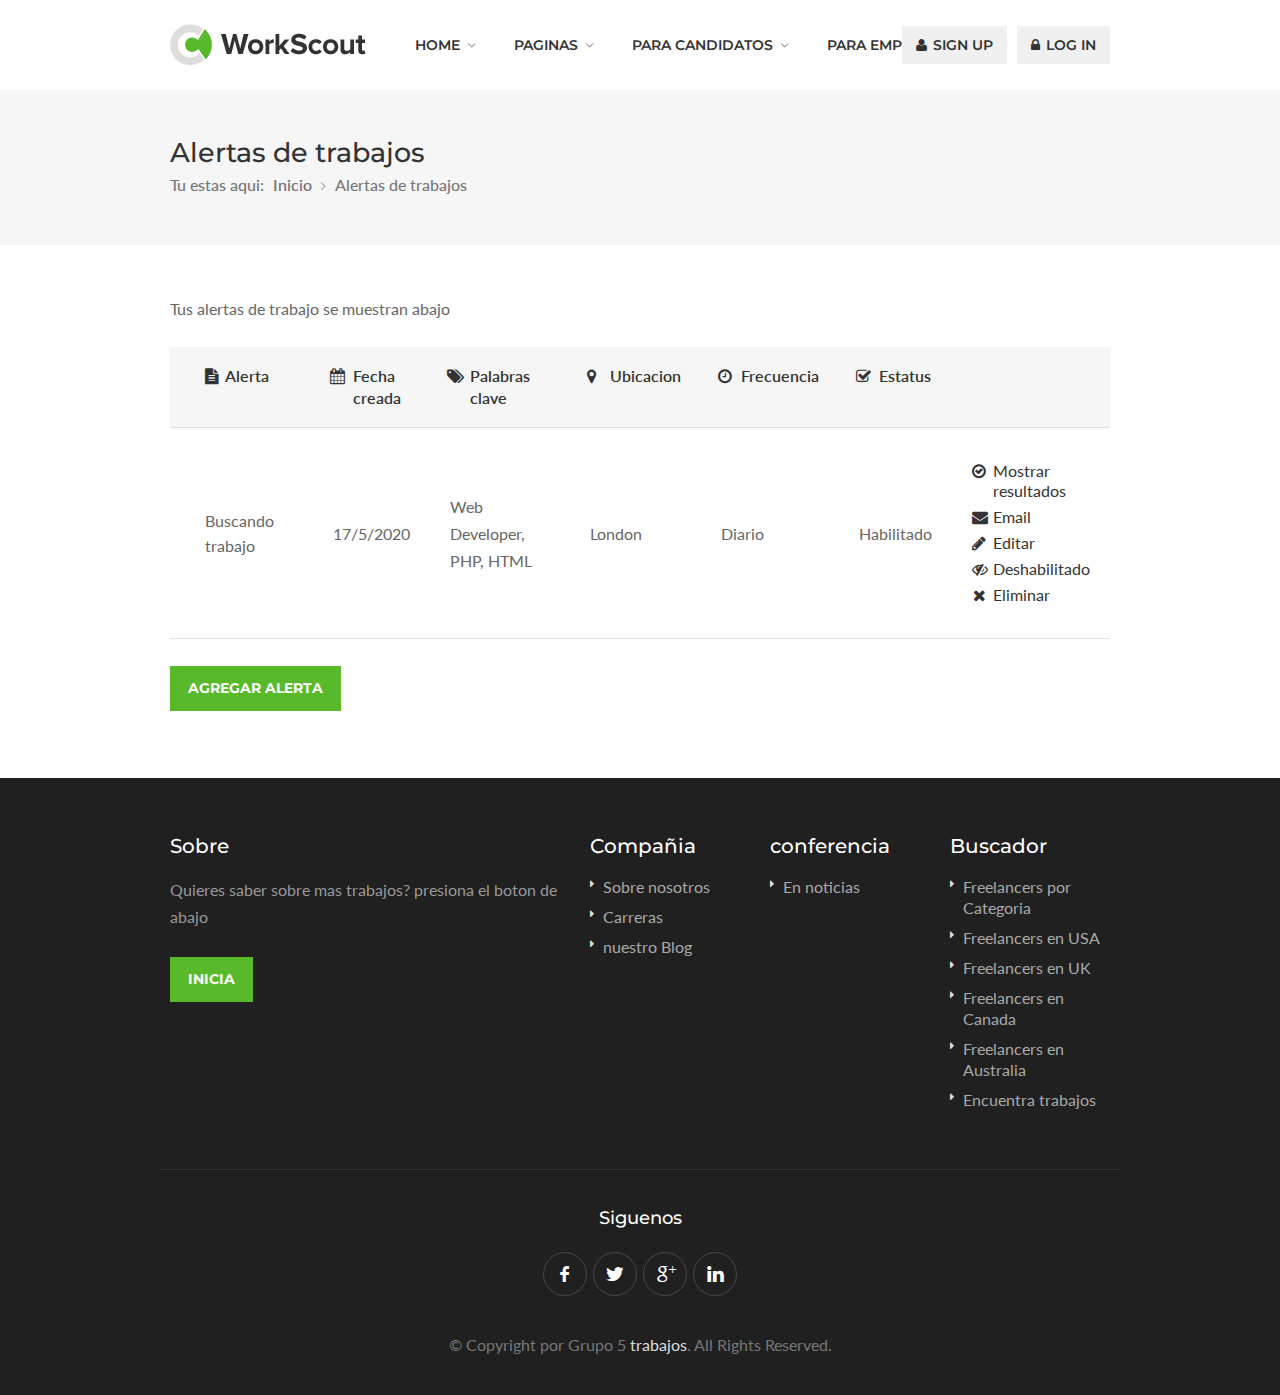
<file: HTML/job-alerts.html>
<!DOCTYPE html>

<html lang="en"> 
<head>


<meta charset="utf-8">
<title>Work Scout</title>


<meta name="viewport" content="width=device-width, initial-scale=1, maximum-scale=1">


<link rel="stylesheet" href="css/style.css">
<link rel="stylesheet" href="css/colors/green.css" id="colors">



</head>

<body>
<div id="wrapper">



<header>
<div class="container">
	<div class="sixteen columns">

		
		<div id="logo">
			<h1><a href="index.html"><img src="images/logo.png" alt="Work Scout" /></a></h1>
		</div>

		
		<nav id="navigation" class="menu">
			<ul id="responsive">

				<li><a href="index.html">Home</a>
					<ul>
						<li><a href="index.html">Inicio</a></li>
						
					</ul>
				</li>

				<li><a href="#">Paginas</a>
					<ul>
						<li><a href="job-page.html">Pagina de trabajos</a></li>
						<li><a href="job-page-alt.html">Alternativas</a></li>
						
						<li><a href="pricing-tables.html">Suscripciones</a></li>
						<li><a href="contact.html">Contactos</a></li>
					</ul>
				</li>

				<li><a href="#">Para candidatos</a>
					<ul>
						<li><a href="browse-jobs.html">Buscar trabajos</a></li>
						<li><a href="browse-categories.html">Buscar categorias</a></li>
				
						<li><a href="job-alerts.html">Alertas</a></li>
					</ul>
				</li>

				<li><a href="#" >Para empleadores</a>
					<ul>
						<li><a href="add-job.html">Agregar trabajos</a></li>
						<li><a href="manage-jobs.html">Organizar trabajos</a></li>
						<li><a href="manage-applications.html">Manejar aplicaciones</a></li>
						
					</ul>
				</li>

				
			</ul>


			<ul class="responsive float-right">
				<li><a href="my-account.html#tab2"><i class="fa fa-user"></i> Sign Up</a></li>
				<li><a href="my-account.html"><i class="fa fa-lock"></i> Log In</a></li>
			</ul>

		</nav>

		
		<div id="mobile-navigation">
			<a href="#menu" class="menu-trigger"><i class="fa fa-reorder"></i> Menu</a>
		</div>

	</div>
</div>
</header>
<div class="clearfix"></div>


<div id="titlebar" class="single">
	<div class="container">

		<div class="sixteen columns">
			<h2>Alertas de trabajos</h2>
			<nav id="breadcrumbs">
				<ul>
					<li>Tu estas aqui:</li>
					<li><a href="#">Inicio</a></li>
					<li>Alertas de trabajos</li>
				</ul>
			</nav>
		</div>

	</div>
</div>



<div class="container">
	
	
	<div class="sixteen columns">

		<p class="margin-bottom-25">Tus alertas de trabajo se muestran abajo</p>

		<table class="manage-table resumes responsive-table">

			<tr>
				<th><i class="fa fa-file-text"></i> Alerta</th>
				<th><i class="fa fa-calendar"></i> Fecha creada</th>
				<th><i class="fa fa-tags"></i> Palabras clave</th>
				<th><i class="fa fa-map-marker"></i> Ubicacion</th>
				<th><i class="fa fa-clock-o"></i> Frecuencia</th>
				<th><i class="fa fa-check-square-o"></i> Estatus</th>
				<th></th>
			</tr>

			
			<tr>
				<td class="alert-name">	Buscando trabajo</td>
				<td>17/5/2020</td>
				<td class="keywords">Web Developer, PHP, HTML</td>
				<td>London</td>
				<td>Diario</td>
				<td>Habilitado</td>
				<td class="action">
					<a href="#"><i class="fa fa-check-circle-o"></i> Mostrar resultados</a>
					<a href="#"><i class="fa fa-envelope"></i> Email</a>
					<a href="#"><i class="fa fa-pencil"></i> Editar</a>
					<a href="#"><i class="fa  fa-eye-slash"></i> Deshabilitado</a>
					<a href="#" class="delete"><i class="fa fa-remove"></i> Eliminar</a>
				</td>
			</tr>

		</table>

		<br>

		<a href="#small-dialog" class="popup-with-zoom-anim button">Agregar alerta</a>

		<div id="small-dialog" class="zoom-anim-dialog mfp-hide apply-popup">
			<div class="small-dialog-headline">
				<h2>Agregar alerta</h2>
			</div>

			<div class="small-dialog-content">
				<form action="#" method="get" >
					<input type="text" placeholder="Alert Name" value=""/>
					<input type="text" placeholder="Keyword" value=""/>
					<input type="text" placeholder="Location" value=""/>

					
					<select data-placeholder="Email Frequency" class="chosen-select-no-single">
						<option value="">Email frecuente</option>
						<option value="1">Diario</option>
						<option value="2">Semanal</option>
						<option value="3">Nocturno</option>
					</select>

					<div class="clearfix"></div>
					<div class="margin-top-15"></div>

					
					<select data-placeholder="Job Type" class="chosen-select" multiple>
						<option value="1">Tiempo completo</option>
						<option value="2">Tiempo parcial</option>
						<option value="3">Pasantia</option>
						<option value="4">Freelance</option>
						<option value="5">Temporal</option>
					</select>

					<div class="margin-top-20"></div>
					<div class="divider"></div>

					<button class="send">Guardar alerta</button>
				</form>
			</div>
		</div>
	</div>

</div>



<div class="margin-top-60"></div>

<div id="footer">
	
	<div class="container">

		<div class="seven columns">
			<h4>Sobre</h4>
			<p>Quieres saber sobre mas trabajos? presiona el boton de abajo</p>
			<a href="#" class="button">Inicia</a>
		</div>

		<div class="three columns">
			<h4>Compañia</h4>
			<ul class="footer-links">
				<li><a href="#">Sobre nosotros</a></li>
				<li><a href="#">Carreras</a></li>
				<li><a href="#">nuestro Blog</a></li>
			
			</ul>
		</div>
		
		<div class="three columns">
			<h4>conferencia</h4>
			<ul class="footer-links">
				<li><a href="#">En noticias</a></li>
				
			</ul>
		</div>		

		<div class="three columns">
			<h4>Buscador</h4>
			<ul class="footer-links">
				<li><a href="#">Freelancers por Categoria</a></li>
				<li><a href="#">Freelancers en USA</a></li>
				<li><a href="#">Freelancers en UK</a></li>
				<li><a href="#">Freelancers en Canada</a></li>
				<li><a href="#">Freelancers en Australia</a></li>
				<li><a href="#">Encuentra trabajos</a></li>

			</ul>
		</div>

	</div>

	
	<div class="container">
		<div class="footer-bottom">
			<div class="sixteen columns">
				<h4>Siguenos</h4>
				<ul class="social-icons">
					<li><a class="facebook" href="#"><i class="icon-facebook"></i></a></li>
					<li><a class="twitter" href="#"><i class="icon-twitter"></i></a></li>
					<li><a class="gplus" href="#"><i class="icon-gplus"></i></a></li>
					<li><a class="linkedin" href="#"><i class="icon-linkedin"></i></a></li>
				</ul>
				<div class="copyrights">©  Copyright por Grupo 5 <a href="#">trabajos</a>. All Rights Reserved.</div>
			</div>
		</div>
	</div>

</div>


<div id="backtotop"><a href="#"></a></div>

</div>

<script src="scripts/jquery-2.1.3.min.js"></script>
<script src="scripts/custom.js"></script>
<script src="scripts/jquery.superfish.js"></script>
<script src="scripts/jquery.themepunch.tools.min.js"></script>
<script src="scripts/jquery.themepunch.revolution.min.js"></script>
<script src="scripts/jquery.themepunch.showbizpro.min.js"></script>
<script src="scripts/jquery.flexslider-min.js"></script>
<script src="scripts/chosen.jquery.min.js"></script>
<script src="scripts/jquery.magnific-popup.min.js"></script>
<script src="scripts/waypoints.min.js"></script>
<script src="scripts/jquery.counterup.min.js"></script>
<script src="scripts/jquery.jpanelmenu.js"></script>
<script src="scripts/stacktable.js"></script>


</body>
</html>
</file>
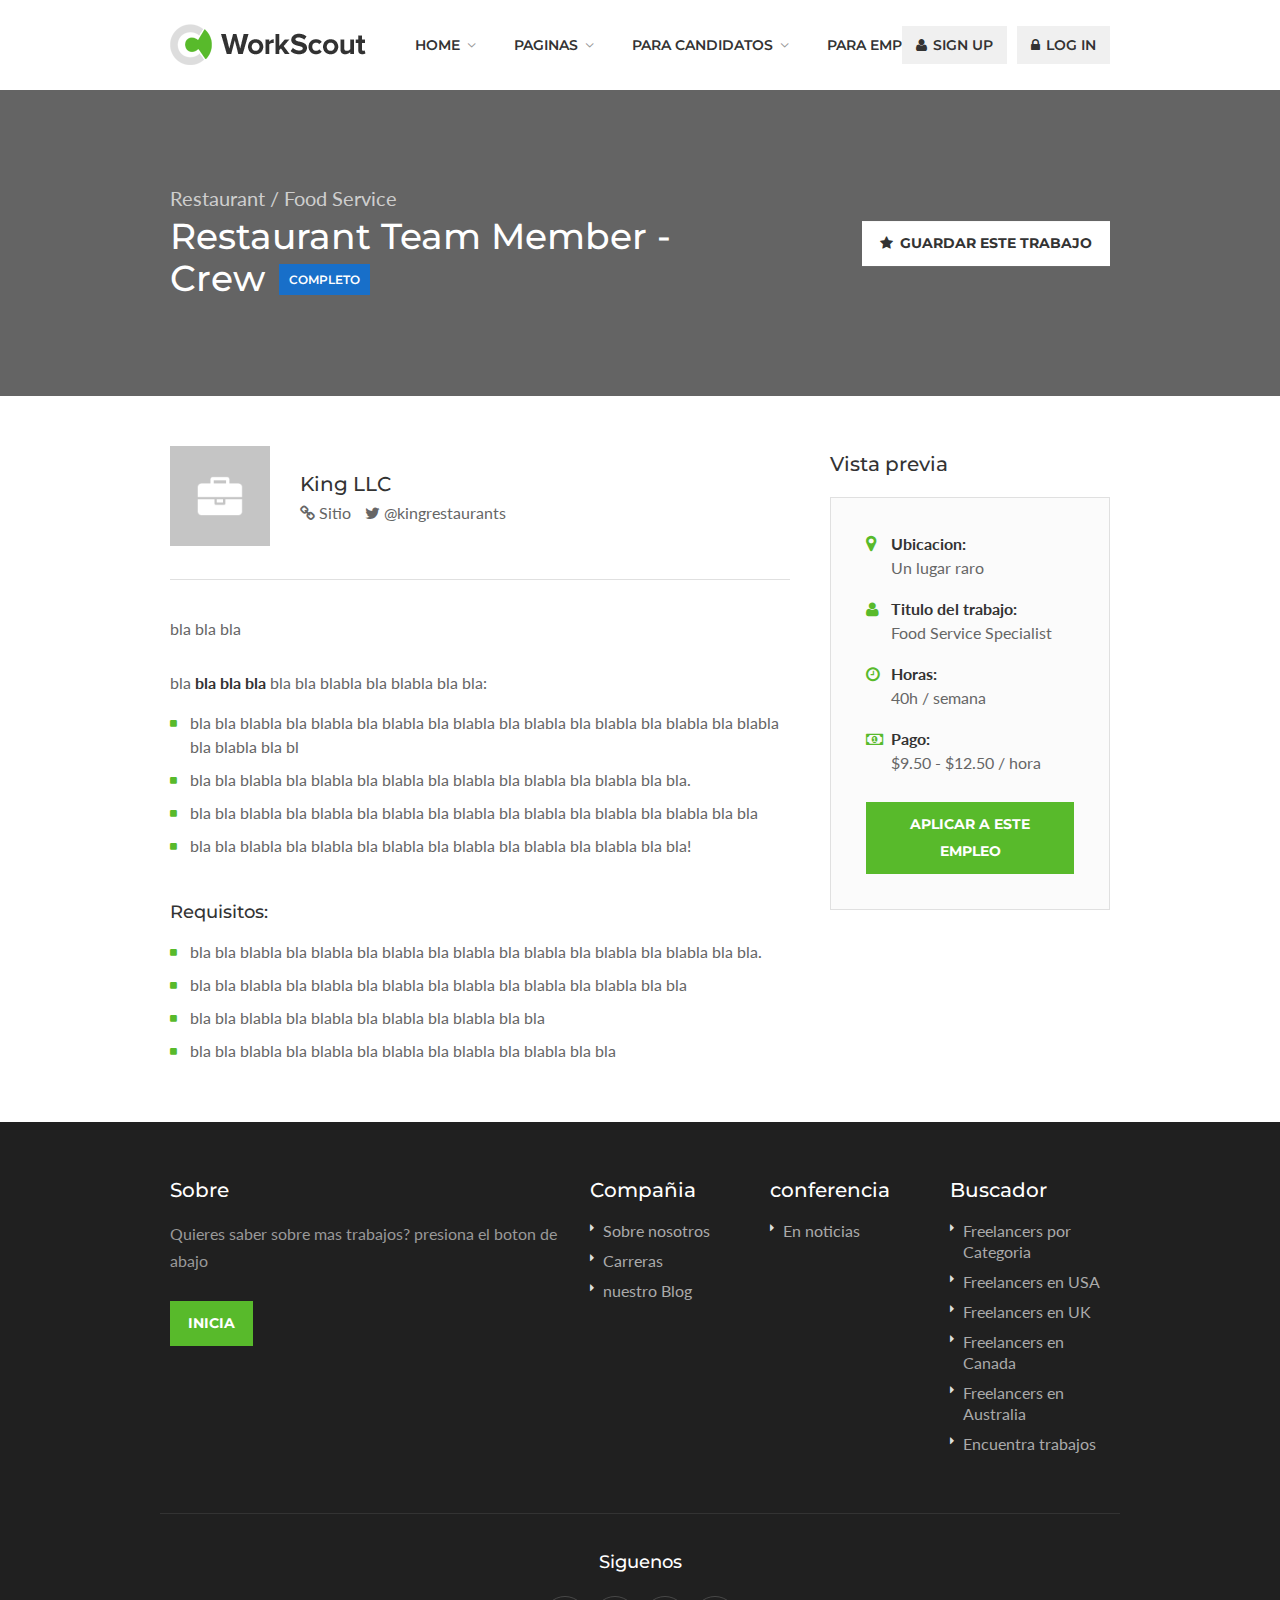
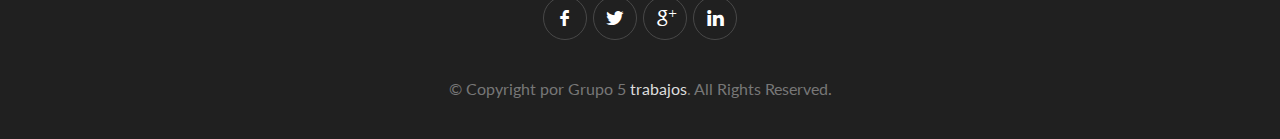
<file: HTML/job-page-alt.html>
<!DOCTYPE html>

<html lang="en"> 
<head>


<meta charset="utf-8">
<title>Work Scout</title>


<meta name="viewport" content="width=device-width, initial-scale=1, maximum-scale=1">


<link rel="stylesheet" href="css/style.css">
<link rel="stylesheet" href="css/colors/green.css" id="colors">



</head>

<body>
<div id="wrapper">



<header>
<div class="container">
	<div class="sixteen columns">

		
		<div id="logo">
			<h1><a href="index.html"><img src="images/logo.png" alt="Work Scout" /></a></h1>
		</div>

		
		<nav id="navigation" class="menu">
			<ul id="responsive">

				<li><a href="index.html">Home</a>
					<ul>
						<li><a href="index.html">Inicio</a></li>
						
					</ul>
				</li>

				<li><a href="#">Paginas</a>
					<ul>
						<li><a href="job-page.html">Pagina de trabajos</a></li>
						<li><a href="job-page-alt.html">Alternativas</a></li>
						
						<li><a href="pricing-tables.html">Suscripciones</a></li>
						<li><a href="contact.html">Contactos</a></li>
					</ul>
				</li>

				<li><a href="#">Para candidatos</a>
					<ul>
						<li><a href="browse-jobs.html">Buscar trabajos</a></li>
						<li><a href="browse-categories.html">Buscar categorias</a></li>
				
						<li><a href="job-alerts.html">Alertas</a></li>
					</ul>
				</li>

				<li><a href="#" >Para empleadores</a>
					<ul>
						<li><a href="add-job.html">Agregar trabajos</a></li>
						<li><a href="manage-jobs.html">Organizar trabajos</a></li>
						<li><a href="manage-applications.html">Manejar aplicaciones</a></li>
						
					</ul>
				</li>

				
			</ul>


			<ul class="responsive float-right">
				<li><a href="my-account.html#tab2"><i class="fa fa-user"></i> Sign Up</a></li>
				<li><a href="my-account.html"><i class="fa fa-lock"></i> Log In</a></li>
			</ul>

		</nav>

		
		<div id="mobile-navigation">
			<a href="#menu" class="menu-trigger"><i class="fa fa-reorder"></i> Menu</a>
		</div>

	</div>
</div>
</header>
<div class="clearfix"></div>


<div id="titlebar" class="photo-bg" style="background: url(images/job-page-photo.jpg)">
	<div class="container">
		<div class="ten columns">
			<span><a href="browse-jobs.html">Restaurant / Food Service</a></span>
			<h2>Restaurant Team Member - Crew <span class="full-time">Completo</span></h2>
		</div>

		<div class="six columns">
			<a href="#" class="button white"><i class="fa fa-star"></i> Guardar este trabajo</a>
		</div>

	</div>
</div>



<div class="container">
	
	
	<div class="eleven columns">
	<div class="padding-right">
		
		
		<div class="company-info">
			<img src="images/company-logo.png" alt="">
			<div class="content">
				<h4>King LLC</h4>
				<span><a href="#"><i class="fa fa-link"></i> Sitio</a></span>
				<span><a href="#"><i class="fa fa-twitter"></i> @kingrestaurants</a></span>
			</div>
			<div class="clearfix"></div>
		</div>

		<p class="margin-reset">
			bla bla bla
		</p>

		<br>
		<p>bla <strong>bla bla bla</strong> bla bla blabla bla blabla bla bla:</p>

		<ul class="list-1">
			<li>bla bla blabla bla blabla bla blabla bla blabla bla blabla bla blabla bla blabla bla blabla bla blabla bla bl
			</li>
			<li>bla bla blabla bla blabla bla blabla bla blabla bla blabla bla blabla bla bla.</li>
			<li>bla bla blabla bla blabla bla blabla bla blabla bla blabla bla blabla bla blabla bla bla</li>
			<li>bla bla blabla bla blabla bla blabla bla blabla bla blabla bla blabla bla bla!</li>
		</ul>
		
		<br>

		<h4 class="margin-bottom-10">Requisitos:</h4>

		<ul class="list-1">
			<li>bla bla blabla bla blabla bla blabla bla blabla bla blabla bla blabla bla blabla bla bla.</li>
			<li>bla bla blabla bla blabla bla blabla bla blabla bla blabla bla blabla bla bla</li>
			<li>bla bla blabla bla blabla bla blabla bla blabla bla bla</li>
			<li>bla bla blabla bla blabla bla blabla bla blabla bla blabla bla bla</li>
		</ul>

	</div>
	</div>


	
	<div class="five columns">

		
		<div class="widget">
			<h4>Vista previa</h4>

			<div class="job-overview">
				
				<ul>
					<li>
						<i class="fa fa-map-marker"></i>
						<div>
							<strong>Ubicacion:</strong>
							<span>Un lugar raro</span>
						</div>
					</li>
					<li>
						<i class="fa fa-user"></i>
						<div>
							<strong>Titulo del trabajo:</strong>
							<span>Food Service Specialist</span>
						</div>
					</li>
					<li>
						<i class="fa fa-clock-o"></i>
						<div>
							<strong>Horas:</strong>
							<span>40h / semana</span>
						</div>
					</li>
					<li>
						<i class="fa fa-money"></i>
						<div>
							<strong>Pago:</strong>
							<span>$9.50 - $12.50 / hora</span>
						</div>
					</li>
				</ul>


				<a href="#small-dialog" class="popup-with-zoom-anim button">Aplicar a este empleo</a>

				<div id="small-dialog" class="zoom-anim-dialog mfp-hide apply-popup">
					<div class="small-dialog-headline">
						<h2>Aplicar a este empleo</h2>
					</div>

					<div class="small-dialog-content">
						<form action="#" method="get" >
							<input type="text" placeholder="Nombre completo" value=""/>
							<input type="text" placeholder="Email" value=""/>
							<textarea placeholder="Mensaje para tu empleador"></textarea>

							<!-- Upload CV -->
							<div class="upload-info"><strong>Sube tu corriculum</strong> <span>Max. file size: 5MB</span></div>
							<div class="clearfix"></div>

							<label class="upload-btn">
							    <input type="file" multiple />
							    <i class="fa fa-upload"></i> Buscar
							</label>
							<span class="fake-input">Archivo no seleccionado</span>

							<div class="divider"></div>

							<button class="send">Enviar aplicacion</button>
						</form>
					</div>
					
				</div>

			</div>

		</div>

	</div>


</div>



<div class="margin-top-50"></div>

<div id="footer">
	
	<div class="container">

		<div class="seven columns">
			<h4>Sobre</h4>
			<p>Quieres saber sobre mas trabajos? presiona el boton de abajo</p>
			<a href="#" class="button">Inicia</a>
		</div>

		<div class="three columns">
			<h4>Compañia</h4>
			<ul class="footer-links">
				<li><a href="#">Sobre nosotros</a></li>
				<li><a href="#">Carreras</a></li>
				<li><a href="#">nuestro Blog</a></li>
			
			</ul>
		</div>
		
		<div class="three columns">
			<h4>conferencia</h4>
			<ul class="footer-links">
				<li><a href="#">En noticias</a></li>
				
			</ul>
		</div>		

		<div class="three columns">
			<h4>Buscador</h4>
			<ul class="footer-links">
				<li><a href="#">Freelancers por Categoria</a></li>
				<li><a href="#">Freelancers en USA</a></li>
				<li><a href="#">Freelancers en UK</a></li>
				<li><a href="#">Freelancers en Canada</a></li>
				<li><a href="#">Freelancers en Australia</a></li>
				<li><a href="#">Encuentra trabajos</a></li>

			</ul>
		</div>

	</div>

	
	<div class="container">
		<div class="footer-bottom">
			<div class="sixteen columns">
				<h4>Siguenos</h4>
				<ul class="social-icons">
					<li><a class="facebook" href="#"><i class="icon-facebook"></i></a></li>
					<li><a class="twitter" href="#"><i class="icon-twitter"></i></a></li>
					<li><a class="gplus" href="#"><i class="icon-gplus"></i></a></li>
					<li><a class="linkedin" href="#"><i class="icon-linkedin"></i></a></li>
				</ul>
				<div class="copyrights">©  Copyright por Grupo 5 <a href="#">trabajos</a>. All Rights Reserved.</div>
			</div>
		</div>
	</div>

</div>


<div id="backtotop"><a href="#"></a></div>

</div>

<script src="scripts/jquery-2.1.3.min.js"></script>
<script src="scripts/custom.js"></script>
<script src="scripts/jquery.superfish.js"></script>
<script src="scripts/jquery.themepunch.tools.min.js"></script>
<script src="scripts/jquery.themepunch.revolution.min.js"></script>
<script src="scripts/jquery.themepunch.showbizpro.min.js"></script>
<script src="scripts/jquery.flexslider-min.js"></script>
<script src="scripts/chosen.jquery.min.js"></script>
<script src="scripts/jquery.magnific-popup.min.js"></script>
<script src="scripts/waypoints.min.js"></script>
<script src="scripts/jquery.counterup.min.js"></script>
<script src="scripts/jquery.jpanelmenu.js"></script>
<script src="scripts/stacktable.js"></script>


</body>
</html>
</file>
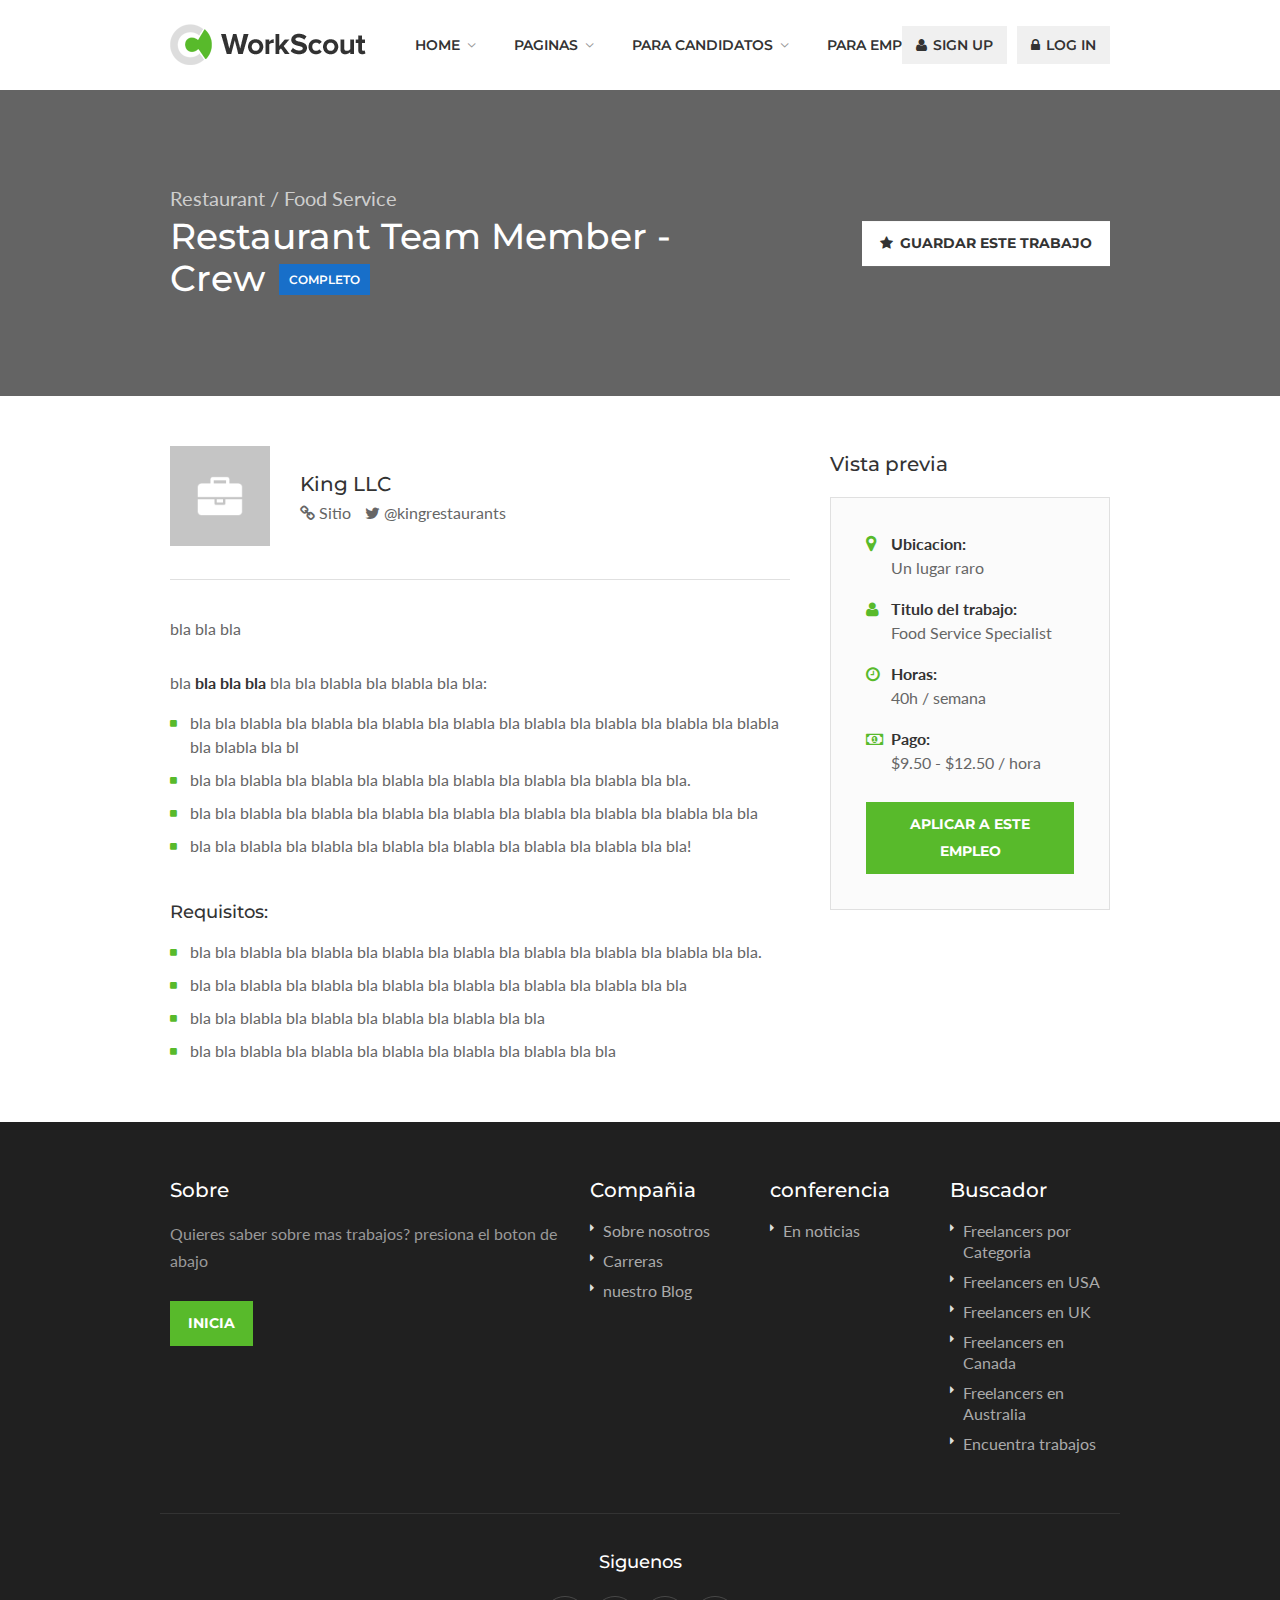
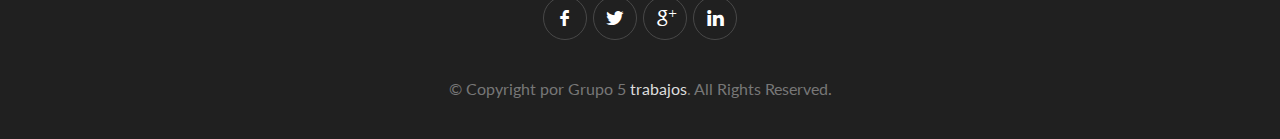
<file: HTML/job-page.html>
<!DOCTYPE html>

<html lang="en"> 
<head>


<meta charset="utf-8">
<title>Work Scout</title>


<meta name="viewport" content="width=device-width, initial-scale=1, maximum-scale=1">


<link rel="stylesheet" href="css/style.css">
<link rel="stylesheet" href="css/colors/green.css" id="colors">



</head>

<body>
<div id="wrapper">



<header>
<div class="container">
	<div class="sixteen columns">

		
		<div id="logo">
			<h1><a href="index.html"><img src="images/logo.png" alt="Work Scout" /></a></h1>
		</div>

		
		<nav id="navigation" class="menu">
			<ul id="responsive">

				<li><a href="index.html">Home</a>
					<ul>
						<li><a href="index.html">Inicio</a></li>
						
					</ul>
				</li>

				<li><a href="#">Paginas</a>
					<ul>
						<li><a href="job-page.html">Pagina de trabajos</a></li>
						<li><a href="job-page-alt.html">Alternativas</a></li>
						
						<li><a href="pricing-tables.html">Suscripciones</a></li>
						<li><a href="contact.html">Contactos</a></li>
					</ul>
				</li>

				<li><a href="#">Para candidatos</a>
					<ul>
						<li><a href="browse-jobs.html">Buscar trabajos</a></li>
						<li><a href="browse-categories.html">Buscar categorias</a></li>
				
						<li><a href="job-alerts.html">Alertas</a></li>
					</ul>
				</li>
				<li><a href="#" >Para empleadores</a>
					<ul>
						<li><a href="add-job.html">Agregar trabajos</a></li>
						<li><a href="manage-jobs.html">Organizar trabajos</a></li>
						<li><a href="manage-applications.html">Manejar aplicaciones</a></li>
						
					</ul>
				</li>

				
			</ul>


			<ul class="responsive float-right">
				<li><a href="my-account.html#tab2"><i class="fa fa-user"></i> Sign Up</a></li>
				<li><a href="my-account.html"><i class="fa fa-lock"></i> Log In</a></li>
			</ul>

		</nav>

		
		<div id="mobile-navigation">
			<a href="#menu" class="menu-trigger"><i class="fa fa-reorder"></i> Menu</a>
		</div>

	</div>
</div>
</header>
<div class="clearfix"></div>


<div id="titlebar" class="photo-bg" style="background: url(images/job-page-photo.jpg)">
	<div class="container">
		<div class="ten columns">
			<span><a href="browse-jobs.html">Restaurant / Food Service</a></span>
			<h2>Restaurant Team Member - Crew <span class="full-time">Completo</span></h2>
		</div>

		<div class="six columns">
			<a href="#" class="button white"><i class="fa fa-star"></i> Guardar este trabajo</a>
		</div>

	</div>
</div>



<div class="container">
	
	
	<div class="eleven columns">
	<div class="padding-right">
		
		
		<div class="company-info">
			<img src="images/company-logo.png" alt="">
			<div class="content">
				<h4>King LLC</h4>
				<span><a href="#"><i class="fa fa-link"></i> Sitio</a></span>
				<span><a href="#"><i class="fa fa-twitter"></i> @kingrestaurants</a></span>
			</div>
			<div class="clearfix"></div>
		</div>

		<p class="margin-reset">
			bla bla bla
		</p>

		<br>
		<p>bla <strong>bla bla bla</strong> bla bla blabla bla blabla bla bla:</p>

		<ul class="list-1">
			<li>bla bla blabla bla blabla bla blabla bla blabla bla blabla bla blabla bla blabla bla blabla bla blabla bla bl
			</li>
			<li>bla bla blabla bla blabla bla blabla bla blabla bla blabla bla blabla bla bla.</li>
			<li>bla bla blabla bla blabla bla blabla bla blabla bla blabla bla blabla bla blabla bla bla</li>
			<li>bla bla blabla bla blabla bla blabla bla blabla bla blabla bla blabla bla bla!</li>
		</ul>
		
		<br>

		<h4 class="margin-bottom-10">Requisitos:</h4>

		<ul class="list-1">
			<li>bla bla blabla bla blabla bla blabla bla blabla bla blabla bla blabla bla blabla bla bla.</li>
			<li>bla bla blabla bla blabla bla blabla bla blabla bla blabla bla blabla bla bla</li>
			<li>bla bla blabla bla blabla bla blabla bla blabla bla bla</li>
			<li>bla bla blabla bla blabla bla blabla bla blabla bla blabla bla bla</li>
		</ul>

	</div>
	</div>


	
	<div class="five columns">

		
		<div class="widget">
			<h4>Vista previa</h4>

			<div class="job-overview">
				
				<ul>
					<li>
						<i class="fa fa-map-marker"></i>
						<div>
							<strong>Ubicacion:</strong>
							<span>Un lugar raro</span>
						</div>
					</li>
					<li>
						<i class="fa fa-user"></i>
						<div>
							<strong>Titulo del trabajo:</strong>
							<span>Food Service Specialist</span>
						</div>
					</li>
					<li>
						<i class="fa fa-clock-o"></i>
						<div>
							<strong>Horas:</strong>
							<span>40h / semana</span>
						</div>
					</li>
					<li>
						<i class="fa fa-money"></i>
						<div>
							<strong>Pago:</strong>
							<span>$9.50 - $12.50 / hora</span>
						</div>
					</li>
				</ul>


				<a href="#small-dialog" class="popup-with-zoom-anim button">Aplicar a este empleo</a>

				<div id="small-dialog" class="zoom-anim-dialog mfp-hide apply-popup">
					<div class="small-dialog-headline">
						<h2>Aplicar a este empleo</h2>
					</div>

					<div class="small-dialog-content">
						<form action="#" method="get" >
							<input type="text" placeholder="Nombre completo" value=""/>
							<input type="text" placeholder="Email" value=""/>
							<textarea placeholder="Mensaje para tu empleador"></textarea>

							<!-- Upload CV -->
							<div class="upload-info"><strong>Sube tu corriculum</strong> <span>Max. file size: 5MB</span></div>
							<div class="clearfix"></div>

							<label class="upload-btn">
							    <input type="file" multiple />
							    <i class="fa fa-upload"></i> Buscar
							</label>
							<span class="fake-input">Archivo no seleccionado</span>

							<div class="divider"></div>

							<button class="send">Enviar aplicacion</button>
						</form>
					</div>
					
				</div>

			</div>

		</div>

	</div>


</div>



<div class="margin-top-50"></div>

<div id="footer">
	
	<div class="container">

		<div class="seven columns">
			<h4>Sobre</h4>
			<p>Quieres saber sobre mas trabajos? presiona el boton de abajo</p>
			<a href="#" class="button">Inicia</a>
		</div>

		<div class="three columns">
			<h4>Compañia</h4>
			<ul class="footer-links">
				<li><a href="#">Sobre nosotros</a></li>
				<li><a href="#">Carreras</a></li>
				<li><a href="#">nuestro Blog</a></li>
			
			</ul>
		</div>
		
		<div class="three columns">
			<h4>conferencia</h4>
			<ul class="footer-links">
				<li><a href="#">En noticias</a></li>
				
			</ul>
		</div>		

		<div class="three columns">
			<h4>Buscador</h4>
			<ul class="footer-links">
				<li><a href="#">Freelancers por Categoria</a></li>
				<li><a href="#">Freelancers en USA</a></li>
				<li><a href="#">Freelancers en UK</a></li>
				<li><a href="#">Freelancers en Canada</a></li>
				<li><a href="#">Freelancers en Australia</a></li>
				<li><a href="#">Encuentra trabajos</a></li>

			</ul>
		</div>

	</div>

	
	<div class="container">
		<div class="footer-bottom">
			<div class="sixteen columns">
				<h4>Siguenos</h4>
				<ul class="social-icons">
					<li><a class="facebook" href="#"><i class="icon-facebook"></i></a></li>
					<li><a class="twitter" href="#"><i class="icon-twitter"></i></a></li>
					<li><a class="gplus" href="#"><i class="icon-gplus"></i></a></li>
					<li><a class="linkedin" href="#"><i class="icon-linkedin"></i></a></li>
				</ul>
				<div class="copyrights">©  Copyright por Grupo 5 <a href="#">trabajos</a>. All Rights Reserved.</div>
			</div>
		</div>
	</div>

</div>


<div id="backtotop"><a href="#"></a></div>

</div>

<script src="scripts/jquery-2.1.3.min.js"></script>
<script src="scripts/custom.js"></script>
<script src="scripts/jquery.superfish.js"></script>
<script src="scripts/jquery.themepunch.tools.min.js"></script>
<script src="scripts/jquery.themepunch.revolution.min.js"></script>
<script src="scripts/jquery.themepunch.showbizpro.min.js"></script>
<script src="scripts/jquery.flexslider-min.js"></script>
<script src="scripts/chosen.jquery.min.js"></script>
<script src="scripts/jquery.magnific-popup.min.js"></script>
<script src="scripts/waypoints.min.js"></script>
<script src="scripts/jquery.counterup.min.js"></script>
<script src="scripts/jquery.jpanelmenu.js"></script>
<script src="scripts/stacktable.js"></script>


</body>
</html>
</file>
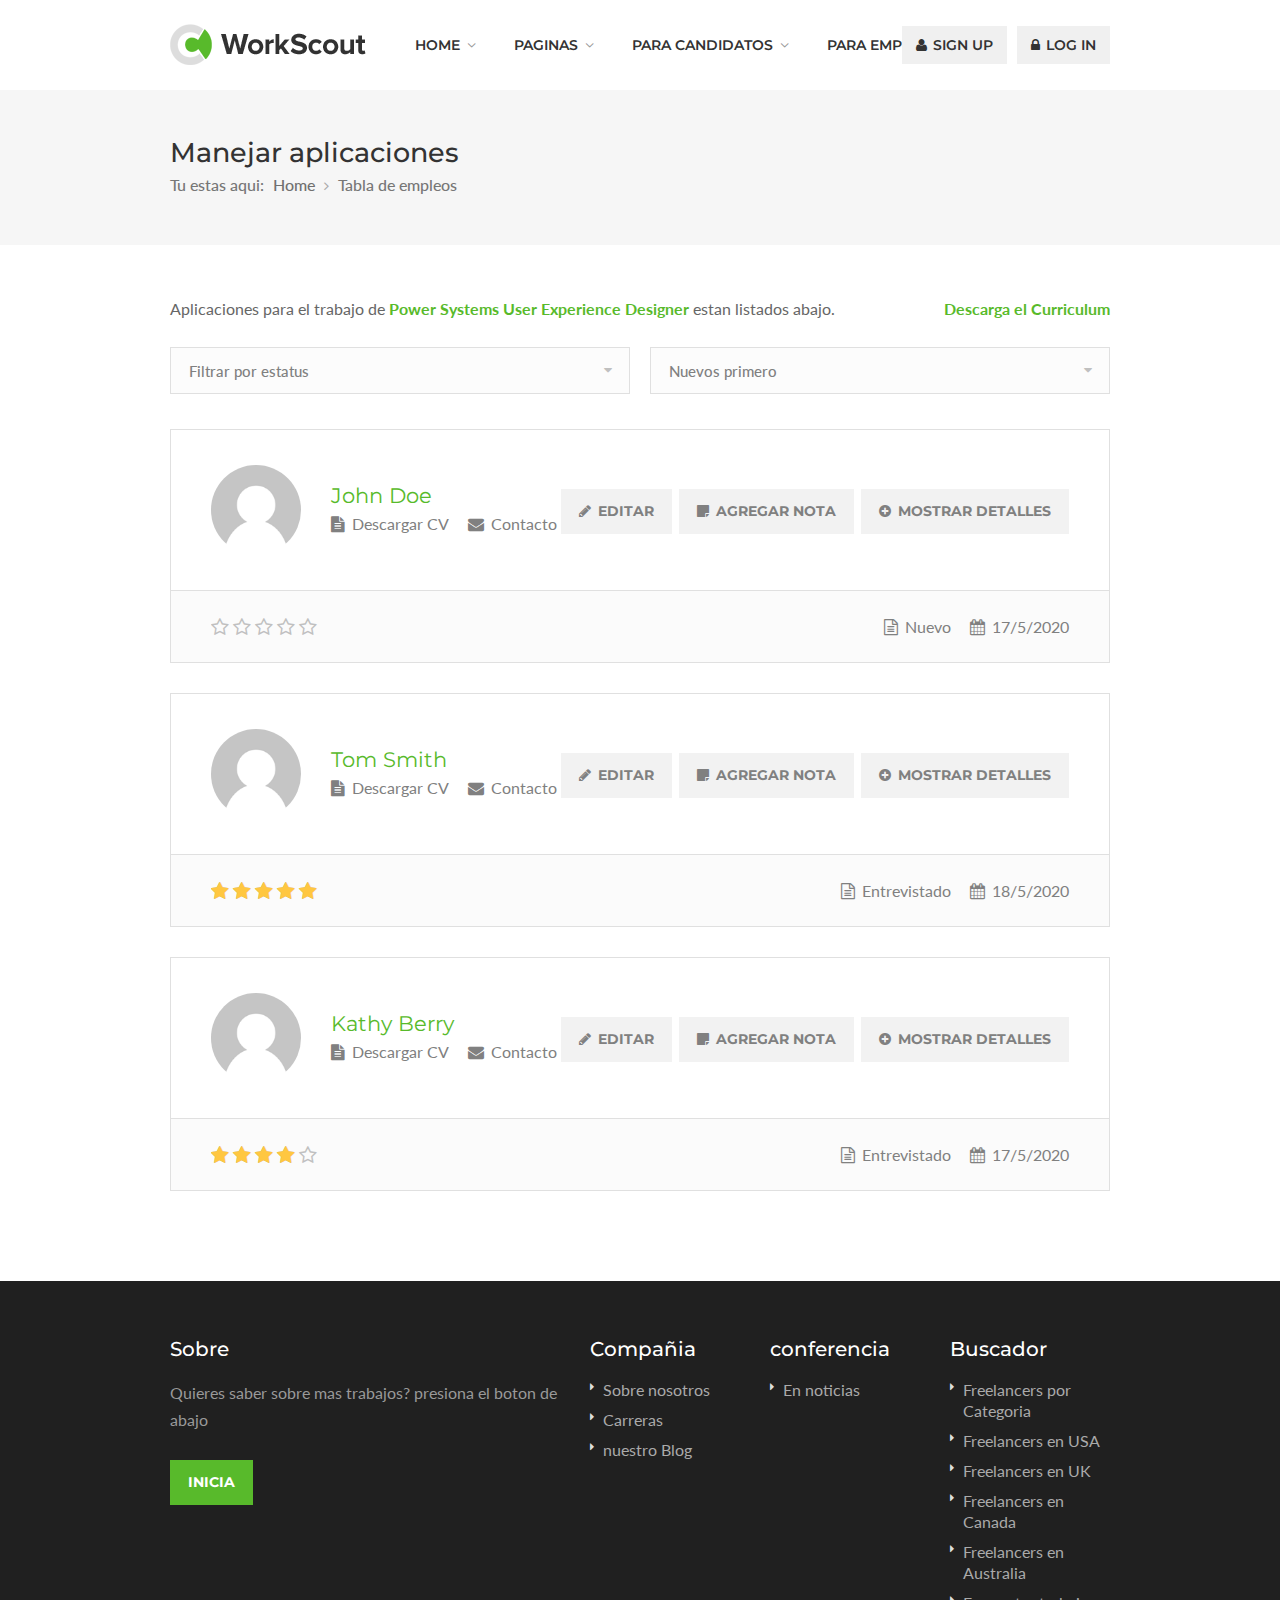
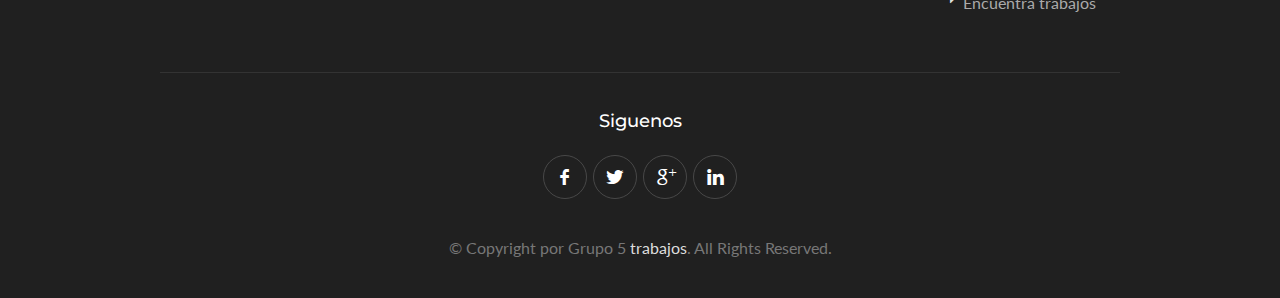
<file: HTML/manage-applications.html>
<!DOCTYPE html>

<html lang="en"> 
<head>


<meta charset="utf-8">
<title>Work Scout</title>


<meta name="viewport" content="width=device-width, initial-scale=1, maximum-scale=1">


<link rel="stylesheet" href="css/style.css">
<link rel="stylesheet" href="css/colors/green.css" id="colors">


</head>

<body>
<div id="wrapper">



<header>
<div class="container">
	<div class="sixteen columns">

		
		<div id="logo">
			<h1><a href="index.html"><img src="images/logo.png" alt="Work Scout" /></a></h1>
		</div>

		
		<nav id="navigation" class="menu">
			<ul id="responsive">

				<li><a href="index.html">Home</a>
					<ul>
						<li><a href="index.html">Inicio</a></li>
						
					</ul>
				</li>

				<li><a href="#">Paginas</a>
					<ul>
						<li><a href="job-page.html">Pagina de trabajos</a></li>
						<li><a href="job-page-alt.html">Alternativas</a></li>
						
						<li><a href="pricing-tables.html">Suscripciones</a></li>
						<li><a href="contact.html">Contactos</a></li>
					</ul>
				</li>

				<li><a href="#">Para candidatos</a>
					<ul>
						<li><a href="browse-jobs.html">Buscar trabajos</a></li>
						<li><a href="browse-categories.html">Buscar categorias</a></li>
				
						<li><a href="job-alerts.html">Alertas</a></li>
					</ul>
				</li>

				<li><a href="#" >Para empleadores</a>
					<ul>
						<li><a href="add-job.html">Agregar trabajos</a></li>
						<li><a href="manage-jobs.html">Organizar trabajos</a></li>
						<li><a href="manage-applications.html">Manejar aplicaciones</a></li>
						
					</ul>
				</li>

				
			</ul>


			<ul class="responsive float-right">
				<li><a href="my-account.html#tab2"><i class="fa fa-user"></i> Sign Up</a></li>
				<li><a href="my-account.html"><i class="fa fa-lock"></i> Log In</a></li>
			</ul>

		</nav>

		
		<div id="mobile-navigation">
			<a href="#menu" class="menu-trigger"><i class="fa fa-reorder"></i> Menu</a>
		</div>

	</div>
</div>
</header>
<div class="clearfix"></div>



<div id="titlebar" class="single">
	<div class="container">

		<div class="sixteen columns">
			<h2>Manejar aplicaciones</h2>
			<nav id="breadcrumbs">
				<ul>
					<li>Tu estas aqui:</li>
					<li><a href="#">Home</a></li>
					<li>Tabla de empleos</li>
				</ul>
			</nav>
		</div>

	</div>
</div>



<div class="container">
	

	<div class="sixteen columns">

		<p class="margin-bottom-25" style="float: left;">Aplicaciones para el trabajo de <strong><a href="#">Power Systems User Experience Designer</a></strong> estan listados abajo.</p>
		<strong><a href="#" class="download-csv">Descarga el Curriculum</a></strong>

	</div>


	<div class="eight columns">
		
		<select data-placeholder="Filter by status" class="chosen-select-no-single">
			<option value="">Filtrar por estatus</option>
			<option value="new">Nuevo</option>
			<option value="interviewed">Entrevistado</option>
			<option value="offer">Oferta extendida</option>
			<option value="hired">Contratado</option>
			<option value="archived">Archivado</option>
		</select>
		<div class="margin-bottom-15"></div>
	</div>

	<div class="eight columns">
		
		<select data-placeholder="Newest first" class="chosen-select-no-single">
			<option value="">Nuevos primero</option>
			<option value="name">Organizar por nombre</option>
			<option value="rating">Organizar por puntuacion</option>
		</select>
		<div class="margin-bottom-35"></div>
	</div>


	
	<div class="sixteen columns">
		
		
		<div class="application">
			<div class="app-content">
				
				
				<div class="info">
					<img src="images/resumes-list-avatar-01.png" alt="">
					<span>John Doe</span>
					<ul>
						<li><a href="#"><i class="fa fa-file-text"></i> Descargar CV</a></li>
						<li><a href="#"><i class="fa fa-envelope"></i> Contacto</a></li>
					</ul>
				</div>
				
				
				<div class="buttons">
					<a href="#one-1" class="button gray app-link"><i class="fa fa-pencil"></i> Editar</a>
					<a href="#two-1" class="button gray app-link"><i class="fa fa-sticky-note"></i> Agregar nota</a>
					<a href="#three-1" class="button gray app-link"><i class="fa fa-plus-circle"></i> Mostrar detalles</a>
				</div>
				<div class="clearfix"></div>

			</div>

			
			<div class="app-tabs">

				<a href="#" class="close-tab button gray"><i class="fa fa-close"></i></a>
				
				
			    <div class="app-tab-content" id="one-1">

					<div class="select-grid">
						<select data-placeholder="Application Status" class="chosen-select-no-single">
							<option value="">Estatus</option>
							<option value="new">Nuevo</option>
							<option value="interviewed">Entrevistado</option>
							<option value="offer">Oferta extendida</option>
							<option value="hired">Contratado</option>
							<option value="archived">Archivado</option>
						</select>
					</div>

					<div class="select-grid">
						<input type="number" min="1" max="5" placeholder="Puntuacion">
					</div>

					<div class="clearfix"></div>
					<a href="#" class="button margin-top-15">Guardar</a>
					<a href="#" class="button gray margin-top-15 delete-application">Eliminar esta aplicacion</a>

			    </div>
			    
			    
			    <div class="app-tab-content"  id="two-1">
					<textarea placeholder="Nota privada"></textarea>
					<a href="#" class="button margin-top-15">Agregar nota</a>
			    </div>
			    
			    
			    <div class="app-tab-content"  id="three-1">
					<i>Nombre completo</i>
					<span>John Doe</span>

					<i>Email:</i>
					<span><a href="mailto:john.doe@example.com">john.doe@ejemplo.com</a></span>

					<i>Mensaje:</i>
					<span>adsadsadasdasdasdsajdbhsadhsaldhladhmvsajhdvuisadyhsauoidsahu </span>
			    </div>

			</div>

			
			<div class="app-footer">

				<div class="rating no-stars">
					<div class="star-rating"></div>
					<div class="star-bg"></div>
				</div>

				<ul>
					<li><i class="fa fa-file-text-o"></i> Nuevo</li>
					<li><i class="fa fa-calendar"></i> 17/5/2020</li>
				</ul>
				<div class="clearfix"></div>

			</div>
		</div>


		
		<div class="application">
			<div class="app-content">
				
				
				<div class="info">
					<img src="images/avatar-placeholder.png" alt="">
					<span><a href="#">Tom Smith</a></span>
					<ul>
						<li><a href="#"><i class="fa fa-file-text"></i> Descargar CV</a></li>
						<li><a href="#"><i class="fa fa-envelope"></i> Contacto</a></li>
					</ul>
				</div>
				
				
				<div class="buttons">
					<a href="#one-2" class="button gray app-link"><i class="fa fa-pencil"></i> Editar</a>
					<a href="#two-2" class="button gray app-link"><i class="fa fa-sticky-note"></i> Agregar nota</a>
					<a href="#three-2" class="button gray app-link"><i class="fa fa-plus-circle"></i> Mostrar detalles</a>
				</div>
				<div class="clearfix"></div>

			</div>

			
			<div class="app-tabs">

				<a href="#" class="close-tab button gray"><i class="fa fa-close"></i></a>
				
				
			    <div class="app-tab-content" id="one-2">

					<div class="select-grid">
						<select data-placeholder="Application Status" class="chosen-select-no-single">
							<option value="">Estatus</option>
							<option value="new">Nuevo</option>
			<option value="interviewed">Entrevistado</option>
			<option value="offer">Oferta extendida</option>
			<option value="hired">Contratado</option>
			<option value="archived">Archivado</option>
						</select>
					</div>

					<div class="select-grid">
						<input type="number" min="1" max="5" placeholder="Puntuacion">
					</div>

					<div class="clearfix"></div>
					<a href="#" class="button margin-top-15">Guardar</a>
					<a href="#" class="button gray margin-top-15 delete-application">Eliminar esta aplicacion</a>

			    </div>
			    
			    
			    <div class="app-tab-content"  id="two-2">
					<textarea placeholder="Nota privada"></textarea>
					<a href="#" class="button margin-top-15">Add Note</a>
			    </div>
			    
			    
			    <div class="app-tab-content" id="three-2">
					<i>Nombre completp:</i>
					<span>Tom Smith</span>

					<i>Email:</i>
					<span><a href="mailto:tom.smith@example.com">tom.smith@example.com</a></span>

					<i>Mensaje:</i>
					<span>jhsajkdhsajdskadklasdsaamkdjklsadjlskadjsadhjsabjsadniasdjmddsuidis </span>
			    </div>

			</div>

			
			<div class="app-footer">

				<div class="rating five-stars">
					<div class="star-rating"></div>
					<div class="star-bg"></div>
				</div>

				<ul>
					<li><i class="fa fa-file-text-o"></i> Entrevistado</li>
					<li><i class="fa fa-calendar"></i> 18/5/2020</li>
				</ul>
				<div class="clearfix"></div>

			</div>
		</div>


		
		<div class="application">
			<div class="app-content">
				
				
				<div class="info">
					<img src="images/avatar-placeholder.png" alt="">
					<span>Kathy Berry</span>
					<ul>
						<li><a href="#"><i class="fa fa-file-text"></i> Descargar CV</a></li>
						<li><a href="#"><i class="fa fa-envelope"></i> Contacto</a></li>
					</ul>
				</div>
				
				
				<div class="buttons">
					<a href="#one-3" class="button gray app-link"><i class="fa fa-pencil"></i> Editar</a>
					<a href="#two-3" class="button gray app-link"><i class="fa fa-sticky-note"></i> Agregar nota</a>
					<a href="#three-3" class="button gray app-link"><i class="fa fa-plus-circle"></i> Mostrar detalles</a>
				</div>
				<div class="clearfix"></div>

			</div>

			
			<div class="app-tabs">

				<a href="#" class="close-tab button gray"><i class="fa fa-close"></i></a>
				
				
			    <div class="app-tab-content" id="one-3">

					<div class="select-grid">
						<select data-placeholder="Application Status" class="chosen-select-no-single">
							<option value="">Estatus</option>
							<option value="new">Nuevo</option>
			<option value="interviewed">Entrevistado</option>
			<option value="offer">Oferta extendida</option>
			<option value="hired">Contratado</option>
			<option value="archived">Archivado</option>
						</select>
					</div>

					<div class="select-grid">
						<input type="number" min="1" max="5" placeholder="Puntuacion">
					</div>

					<div class="clearfix"></div>
					<a href="#" class="button margin-top-15">Guardar</a>
					<a href="#" class="button gray margin-top-15 delete-application">Eliminar aplicacion</a>

			    </div>
			    
			    
			    <div class="app-tab-content"  id="two-3">
					<textarea placeholder="Private note regarding this application"></textarea>
					<a href="#" class="button margin-top-15">Agregar nota</a>
			    </div>
			    
			    
			    <div class="app-tab-content"  id="three-3">
					<i>Nombre completo:</i>
					<span>Kathy Berry</span>

					<i>Email:</i>
					<span><a href="mailto:kathy.berry@example.com">kathy.berry@example.com</a></span>
			    </div>

			</div>

			
			<div class="app-footer">

				<div class="rating four-stars">
					<div class="star-rating"></div>
					<div class="star-bg"></div>
				</div>

				<ul>
					<li><i class="fa fa-file-text-o"></i> Entrevistado</li>
					<li><i class="fa fa-calendar"></i> 17/5/2020</li>
				</ul>
				<div class="clearfix"></div>

			</div>
		</div>


	</div>
</div>



<div class="margin-top-60"></div>

<div id="footer">
	
	<div class="container">

		<div class="seven columns">
			<h4>Sobre</h4>
			<p>Quieres saber sobre mas trabajos? presiona el boton de abajo</p>
			<a href="#" class="button">Inicia</a>
		</div>

		<div class="three columns">
			<h4>Compañia</h4>
			<ul class="footer-links">
				<li><a href="#">Sobre nosotros</a></li>
				<li><a href="#">Carreras</a></li>
				<li><a href="#">nuestro Blog</a></li>
			
			</ul>
		</div>
		
		<div class="three columns">
			<h4>conferencia</h4>
			<ul class="footer-links">
				<li><a href="#">En noticias</a></li>
				
			</ul>
		</div>		

		<div class="three columns">
			<h4>Buscador</h4>
			<ul class="footer-links">
				<li><a href="#">Freelancers por Categoria</a></li>
				<li><a href="#">Freelancers en USA</a></li>
				<li><a href="#">Freelancers en UK</a></li>
				<li><a href="#">Freelancers en Canada</a></li>
				<li><a href="#">Freelancers en Australia</a></li>
				<li><a href="#">Encuentra trabajos</a></li>

			</ul>
		</div>

	</div>

	
	<div class="container">
		<div class="footer-bottom">
			<div class="sixteen columns">
				<h4>Siguenos</h4>
				<ul class="social-icons">
					<li><a class="facebook" href="#"><i class="icon-facebook"></i></a></li>
					<li><a class="twitter" href="#"><i class="icon-twitter"></i></a></li>
					<li><a class="gplus" href="#"><i class="icon-gplus"></i></a></li>
					<li><a class="linkedin" href="#"><i class="icon-linkedin"></i></a></li>
				</ul>
				<div class="copyrights">©  Copyright por Grupo 5 <a href="#">trabajos</a>. All Rights Reserved.</div>
			</div>
		</div>
	</div>

</div>

<div id="backtotop"><a href="#"></a></div>

</div>

<script src="scripts/jquery-2.1.3.min.js"></script>
<script src="scripts/custom.js"></script>
<script src="scripts/jquery.superfish.js"></script>
<script src="scripts/jquery.themepunch.tools.min.js"></script>
<script src="scripts/jquery.themepunch.revolution.min.js"></script>
<script src="scripts/jquery.themepunch.showbizpro.min.js"></script>
<script src="scripts/jquery.flexslider-min.js"></script>
<script src="scripts/chosen.jquery.min.js"></script>
<script src="scripts/jquery.magnific-popup.min.js"></script>
<script src="scripts/waypoints.min.js"></script>
<script src="scripts/jquery.counterup.min.js"></script>
<script src="scripts/jquery.jpanelmenu.js"></script>
<script src="scripts/stacktable.js"></script>


</body>
</html>
</file>
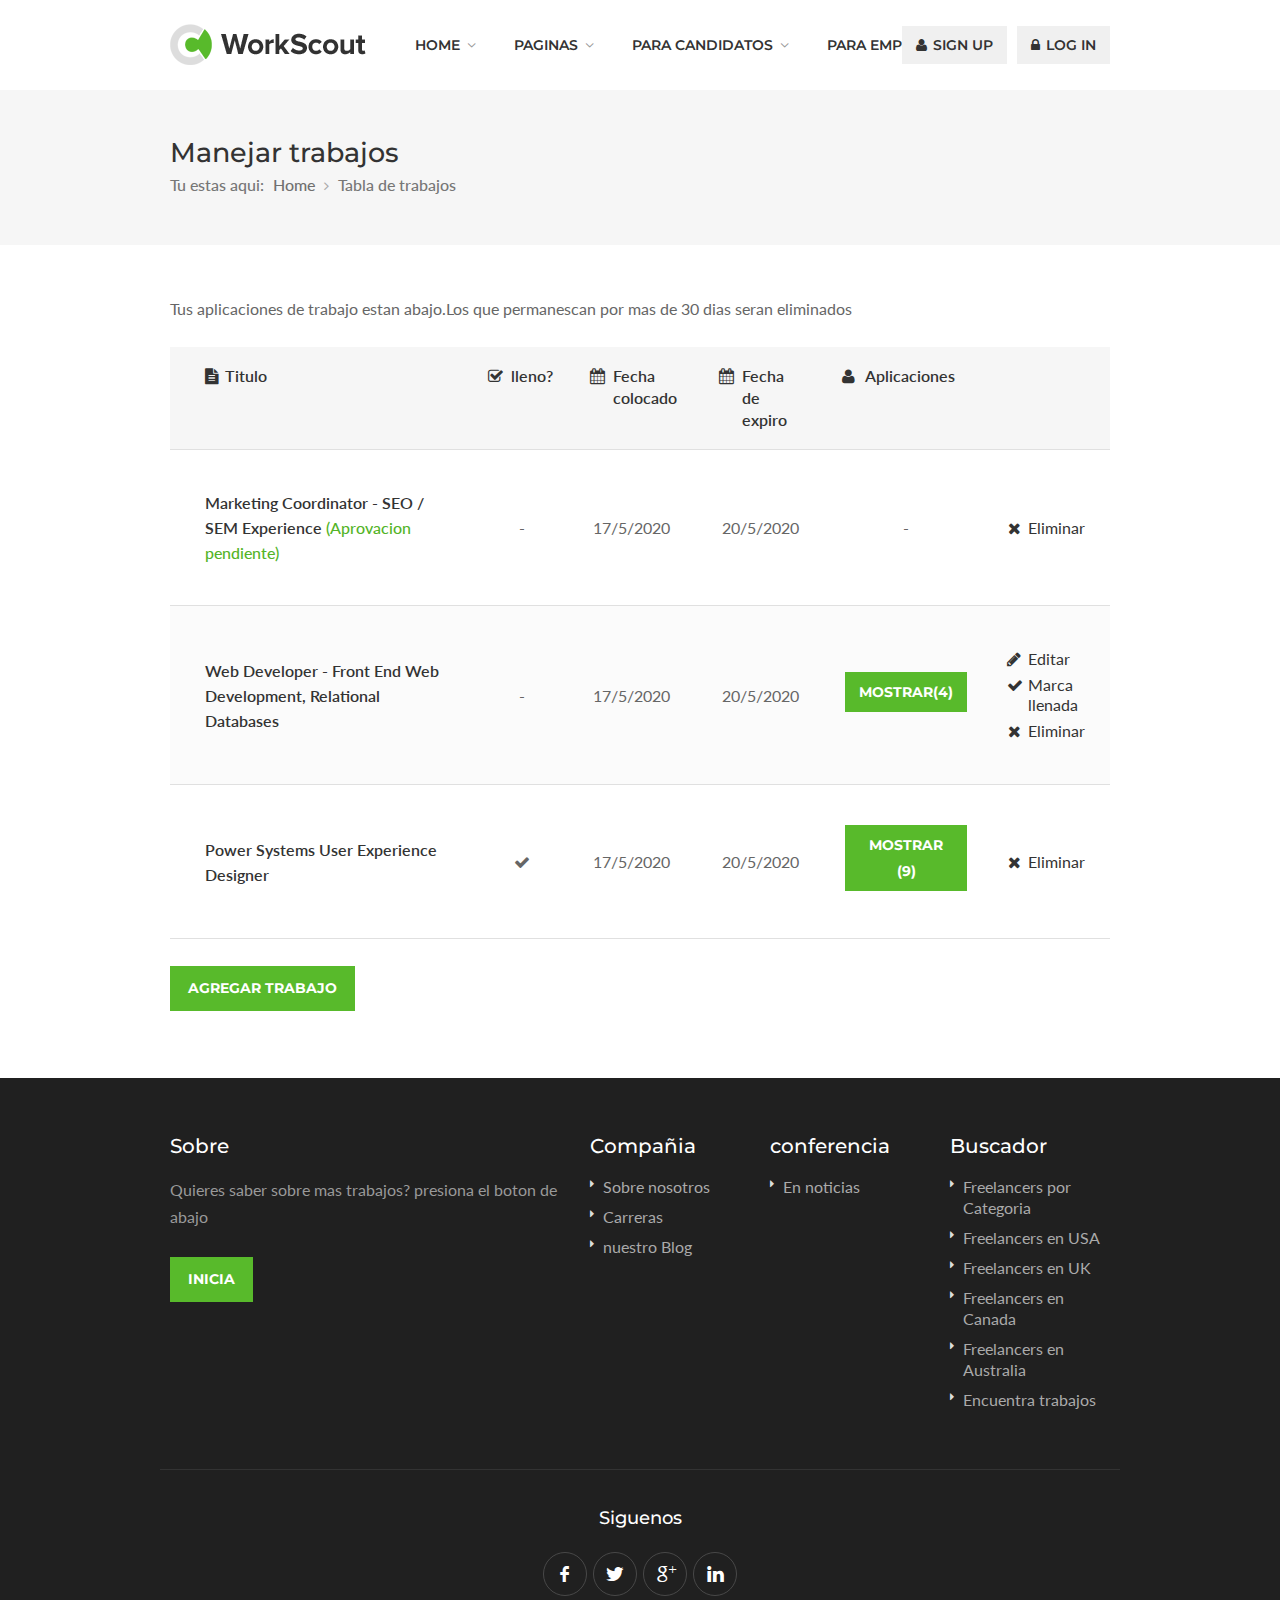
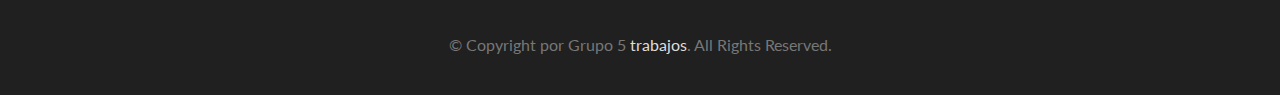
<file: HTML/manage-jobs.html>
<!DOCTYPE html>

<html lang="en"> 
<head>


<meta charset="utf-8">
<title>Work Scout</title>


<meta name="viewport" content="width=device-width, initial-scale=1, maximum-scale=1">


<link rel="stylesheet" href="css/style.css">
<link rel="stylesheet" href="css/colors/green.css" id="colors">


</head>

<body>
<div id="wrapper">



<header>
<div class="container">
	<div class="sixteen columns">

		
		<div id="logo">
			<h1><a href="index.html"><img src="images/logo.png" alt="Work Scout" /></a></h1>
		</div>

		
		<nav id="navigation" class="menu">
			<ul id="responsive">

				<li><a href="index.html">Home</a>
					<ul>
						<li><a href="index.html">Inicio</a></li>
						
					</ul>
				</li>
				<li><a href="#">Paginas</a>
					<ul>
						<li><a href="job-page.html">Pagina de trabajos</a></li>
						<li><a href="job-page-alt.html">Alternativas</a></li>
						
						<li><a href="pricing-tables.html">Suscripciones</a></li>
						<li><a href="contact.html">Contactos</a></li>
					</ul>
				</li>

				<li><a href="#">Para candidatos</a>
					<ul>
						<li><a href="browse-jobs.html">Buscar trabajos</a></li>
						<li><a href="browse-categories.html">Buscar categorias</a></li>
				
						<li><a href="job-alerts.html">Alertas</a></li>
					</ul>
				</li>

				<li><a href="#" >Para empleadores</a>
					<ul>
						<li><a href="add-job.html">Agregar trabajos</a></li>
						<li><a href="manage-jobs.html">Organizar trabajos</a></li>
						<li><a href="manage-applications.html">Manejar aplicaciones</a></li>
						
					</ul>
				</li>

				
			</ul>


			<ul class="responsive float-right">
				<li><a href="my-account.html#tab2"><i class="fa fa-user"></i> Sign Up</a></li>
				<li><a href="my-account.html"><i class="fa fa-lock"></i> Log In</a></li>
			</ul>

		</nav>

		
		<div id="mobile-navigation">
			<a href="#menu" class="menu-trigger"><i class="fa fa-reorder"></i> Menu</a>
		</div>

	</div>
</div>
</header>
<div class="clearfix"></div>



<div id="titlebar" class="single">
	<div class="container">

		<div class="sixteen columns">
			<h2>Manejar trabajos</h2>
			<nav id="breadcrumbs">
				<ul>
					<li>Tu estas aqui:</li>
					<li><a href="#">Home</a></li>
					<li>Tabla de trabajos</li>
				</ul>
			</nav>
		</div>

	</div>
</div>



<div class="container">
	
	
	<div class="sixteen columns">

		<p class="margin-bottom-25">Tus aplicaciones de trabajo estan abajo.Los que permanescan por mas de 30 dias seran eliminados</p>

		<table class="manage-table responsive-table">

			<tr>
				<th><i class="fa fa-file-text"></i> Titulo</th>
				<th><i class="fa fa-check-square-o"></i> lleno?</th>
				<th><i class="fa fa-calendar"></i> Fecha colocado</th>
				<th><i class="fa fa-calendar"></i> Fecha de expiro</th>
				<th><i class="fa fa-user"></i> Aplicaciones</th>
				<th></th>
			</tr>
					
			
			<tr>
				<td class="title"><a href="#">Marketing Coordinator - SEO / SEM Experience <span class="pending">(Aprovacion pendiente)</span></a></td>
				<td class="centered">-</td>
				<td>17/5/2020</td>
				<td>20/5/2020</td>
				<td class="centered">-</td>
				<td class="action">
					<a href="#" class="delete"><i class="fa fa-remove"></i> Eliminar</a>
				</td>
			</tr>
					
			
			<tr>
				<td class="title"><a href="#">Web Developer - Front End Web Development, Relational Databases</a></td>
				<td class="centered">-</td>
				<td>17/5/2020</td>
				<td>20/5/2020</td>
				<td class="centered"><a href="manage-applications.html" class="button">Mostrar(4)</a></td>
				<td class="action">
					<a href="#"><i class="fa fa-pencil"></i> Editar</a>
					<a href="#"><i class="fa  fa-check "></i> Marca llenada</a>
					<a href="#" class="delete"><i class="fa fa-remove"></i> Eliminar</a>
				</td>
			</tr>	

			
			<tr>
				<td class="title"><a href="#">Power Systems User Experience Designer</a></td>
				<td class="centered"><i class="fa fa-check"></i></td>
				<td>17/5/2020</td>
				<td>20/5/2020</td>
				<td class="centered"><a href="manage-applications.html" class="button">Mostrar (9)</a></td>
				<td class="action">
					<a href="#" class="delete"><i class="fa fa-remove"></i> Eliminar</a>
				</td>
			</tr>

		</table>

		<br>
		<a href="#" class="button">Agregar trabajo</a>

	</div>

</div>



<div class="margin-top-60"></div>

<div id="footer">
	
	<div class="container">

		<div class="seven columns">
			<h4>Sobre</h4>
			<p>Quieres saber sobre mas trabajos? presiona el boton de abajo</p>
			<a href="#" class="button">Inicia</a>
		</div>

		<div class="three columns">
			<h4>Compañia</h4>
			<ul class="footer-links">
				<li><a href="#">Sobre nosotros</a></li>
				<li><a href="#">Carreras</a></li>
				<li><a href="#">nuestro Blog</a></li>
			
			</ul>
		</div>
		
		<div class="three columns">
			<h4>conferencia</h4>
			<ul class="footer-links">
				<li><a href="#">En noticias</a></li>
				
			</ul>
		</div>		

		<div class="three columns">
			<h4>Buscador</h4>
			<ul class="footer-links">
				<li><a href="#">Freelancers por Categoria</a></li>
				<li><a href="#">Freelancers en USA</a></li>
				<li><a href="#">Freelancers en UK</a></li>
				<li><a href="#">Freelancers en Canada</a></li>
				<li><a href="#">Freelancers en Australia</a></li>
				<li><a href="#">Encuentra trabajos</a></li>

			</ul>
		</div>

	</div>

	
	<div class="container">
		<div class="footer-bottom">
			<div class="sixteen columns">
				<h4>Siguenos</h4>
				<ul class="social-icons">
					<li><a class="facebook" href="#"><i class="icon-facebook"></i></a></li>
					<li><a class="twitter" href="#"><i class="icon-twitter"></i></a></li>
					<li><a class="gplus" href="#"><i class="icon-gplus"></i></a></li>
					<li><a class="linkedin" href="#"><i class="icon-linkedin"></i></a></li>
				</ul>
				<div class="copyrights">©  Copyright por Grupo 5 <a href="#">trabajos</a>. All Rights Reserved.</div>
			</div>
		</div>
	</div>

</div>

<div id="backtotop"><a href="#"></a></div>

</div>

<script src="scripts/jquery-2.1.3.min.js"></script>
<script src="scripts/custom.js"></script>
<script src="scripts/jquery.superfish.js"></script>
<script src="scripts/jquery.themepunch.tools.min.js"></script>
<script src="scripts/jquery.themepunch.revolution.min.js"></script>
<script src="scripts/jquery.themepunch.showbizpro.min.js"></script>
<script src="scripts/jquery.flexslider-min.js"></script>
<script src="scripts/chosen.jquery.min.js"></script>
<script src="scripts/jquery.magnific-popup.min.js"></script>
<script src="scripts/waypoints.min.js"></script>
<script src="scripts/jquery.counterup.min.js"></script>
<script src="scripts/jquery.jpanelmenu.js"></script>
<script src="scripts/stacktable.js"></script>
<script src="scripts/stacktable.js"></script>



</body>
</html>
</file>
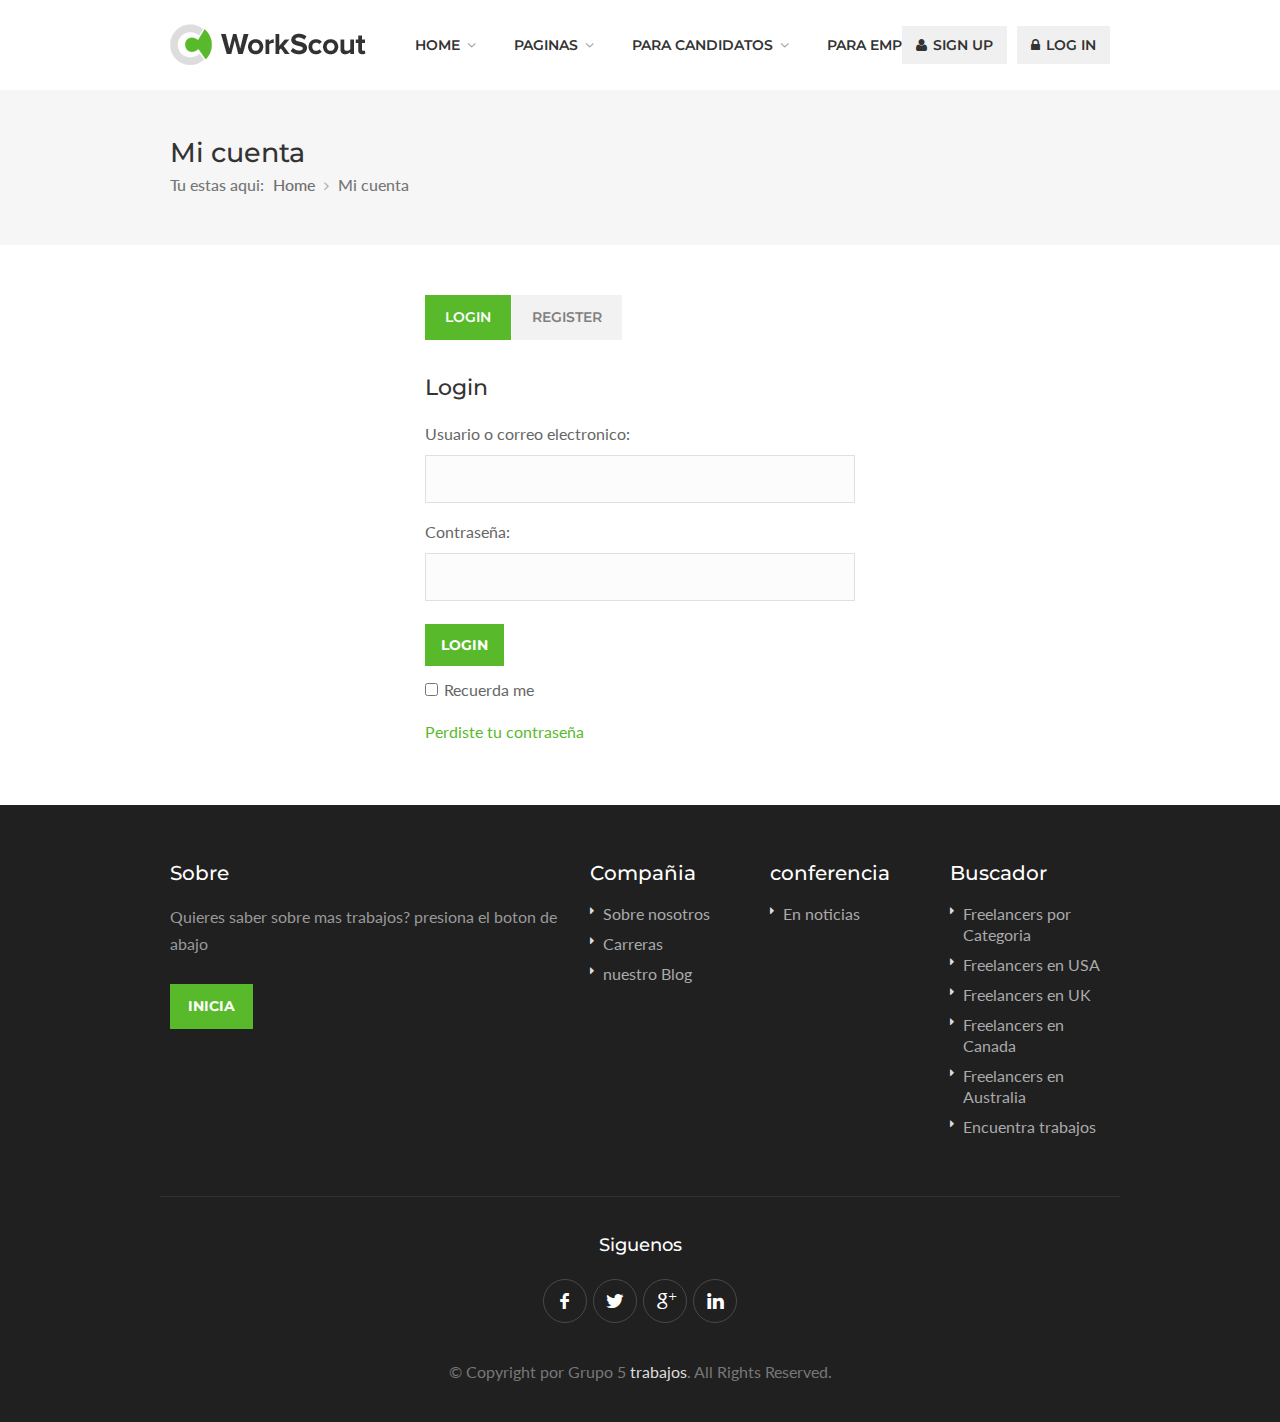
<file: HTML/my-account.html>
<!DOCTYPE html>

<html lang="en"> 
<head>


<meta charset="utf-8">
<title>Work Scout</title>


<meta name="viewport" content="width=device-width, initial-scale=1, maximum-scale=1">


<link rel="stylesheet" href="css/style.css">
<link rel="stylesheet" href="css/colors/green.css" id="colors">



</head>

<body>
<div id="wrapper">



<header>
<div class="container">
	<div class="sixteen columns">

		
		<div id="logo">
			<h1><a href="index.html"><img src="images/logo.png" alt="Work Scout" /></a></h1>
		</div>

		
		<nav id="navigation" class="menu">
			<ul id="responsive">

				<li><a href="index.html">Home</a>
					<ul>
						<li><a href="index.html">Inicio</a></li>
						
					</ul>
				</li>

				<li><a href="#">Paginas</a>
					<ul>
						<li><a href="job-page.html">Pagina de trabajos</a></li>
						<li><a href="job-page-alt.html">Alternativas</a></li>
						
						<li><a href="pricing-tables.html">Suscripciones</a></li>
						<li><a href="contact.html">Contactos</a></li>
					</ul>
				</li>

				<li><a href="#">Para candidatos</a>
					<ul>
						<li><a href="browse-jobs.html">Buscar trabajos</a></li>
						<li><a href="browse-categories.html">Buscar categorias</a></li>
				
						<li><a href="job-alerts.html">Alertas</a></li>
					</ul>
				</li>

				<li><a href="#" >Para empleadores</a>
					<ul>
						<li><a href="add-job.html">Agregar trabajos</a></li>
						<li><a href="manage-jobs.html">Organizar trabajos</a></li>
						<li><a href="manage-applications.html">Manejar aplicaciones</a></li>
						
					</ul>
				</li>

				
			</ul>


			<ul class="responsive float-right">
				<li><a href="my-account.html#tab2"><i class="fa fa-user"></i> Sign Up</a></li>
				<li><a href="my-account.html"><i class="fa fa-lock"></i> Log In</a></li>
			</ul>

		</nav>

		
		<div id="mobile-navigation">
			<a href="#menu" class="menu-trigger"><i class="fa fa-reorder"></i> Menu</a>
		</div>

	</div>
</div>
</header>
<div class="clearfix"></div>



<div id="titlebar" class="single">
	<div class="container">

		<div class="sixteen columns">
			<h2>Mi cuenta</h2>
			<nav id="breadcrumbs">
				<ul>
					<li>Tu estas aqui:</li>
					<li><a href="#">Home</a></li>
					<li>Mi cuenta</li>
				</ul>
			</nav>
		</div>

	</div>
</div>



<div class="container">

	<div class="my-account">

		<ul class="tabs-nav">
			<li class=""><a href="#tab1">Login</a></li>
			<li><a href="#tab2">Register</a></li>
		</ul>

		<div class="tabs-container">
			
			<div class="tab-content" id="tab1" style="display: none;">

				<h3 class="margin-bottom-10 margin-top-10">Login</h3>

				<form method="post" class="login">

					
					<p class="form-row form-row-wide">
						<label for="username">Usuario o correo electronico:</label>
						<input type="text" class="input-text" name="username" id="username" value="" />
					</p>

					<p class="form-row form-row-wide">
						<label for="password">Contraseña:</label>
						<input class="input-text" type="password" name="password" id="password" />
					</p>

					<p class="form-row">
						<input type="submit" class="button" name="login" value="Login" />

						<label for="rememberme" class="rememberme">
						<input name="rememberme" type="checkbox" id="rememberme" value="forever" /> Recuerda me</label>
					</p>

					<p class="lost_password">
						<a href="#" >Perdiste tu contraseña</a>
					</p>

					
				</form>
			</div>

				
				<div class="tab-content" id="tab2" style="display: none;">

					<h3 class="margin-bottom-10 margin-top-10">Registrar</h3>

					<form method="post" class="register">
						
						<p class="form-row form-row-wide">
							<label for="reg_email">Email:</label>
							<input type="email" class="input-text" name="email" id="reg_email" value="" />
						</p>

						
						<p class="form-row form-row-wide">
							<label for="reg_password">Contraseña:</label>
							<input type="password" class="input-text" name="password" id="reg_password" />
						</p>

						<p class="form-row form-row-wide">
							<label for="reg_password2">Repitir contraseña:</label>
							<input type="password" class="input-text" name="password" id="reg_password2" />
						</p>

									
						<p class="form-row">
							<input type="submit" class="button" name="register" value="Register" />
						</p>
						
					</form>
				</div>
		</div>
	</div>
</div>




<div class="margin-top-30"></div>

<div id="footer">
	
	<div class="container">

		<div class="seven columns">
			<h4>Sobre</h4>
			<p>Quieres saber sobre mas trabajos? presiona el boton de abajo</p>
			<a href="#" class="button">Inicia</a>
		</div>

		<div class="three columns">
			<h4>Compañia</h4>
			<ul class="footer-links">
				<li><a href="#">Sobre nosotros</a></li>
				<li><a href="#">Carreras</a></li>
				<li><a href="#">nuestro Blog</a></li>
			
			</ul>
		</div>
		
		<div class="three columns">
			<h4>conferencia</h4>
			<ul class="footer-links">
				<li><a href="#">En noticias</a></li>
				
			</ul>
		</div>		

		<div class="three columns">
			<h4>Buscador</h4>
			<ul class="footer-links">
				<li><a href="#">Freelancers por Categoria</a></li>
				<li><a href="#">Freelancers en USA</a></li>
				<li><a href="#">Freelancers en UK</a></li>
				<li><a href="#">Freelancers en Canada</a></li>
				<li><a href="#">Freelancers en Australia</a></li>
				<li><a href="#">Encuentra trabajos</a></li>

			</ul>
		</div>

	</div>

	
	<div class="container">
		<div class="footer-bottom">
			<div class="sixteen columns">
				<h4>Siguenos</h4>
				<ul class="social-icons">
					<li><a class="facebook" href="#"><i class="icon-facebook"></i></a></li>
					<li><a class="twitter" href="#"><i class="icon-twitter"></i></a></li>
					<li><a class="gplus" href="#"><i class="icon-gplus"></i></a></li>
					<li><a class="linkedin" href="#"><i class="icon-linkedin"></i></a></li>
				</ul>
				<div class="copyrights">©  Copyright por Grupo 5 <a href="#">trabajos</a>. All Rights Reserved.</div>
			</div>
		</div>
	</div>

</div>
<div id="backtotop"><a href="#"></a></div>

</div>

<script src="scripts/jquery-2.1.3.min.js"></script>
<script src="scripts/custom.js"></script>
<script src="scripts/jquery.superfish.js"></script>
<script src="scripts/jquery.themepunch.tools.min.js"></script>
<script src="scripts/jquery.themepunch.revolution.min.js"></script>
<script src="scripts/jquery.themepunch.showbizpro.min.js"></script>
<script src="scripts/jquery.flexslider-min.js"></script>
<script src="scripts/chosen.jquery.min.js"></script>
<script src="scripts/jquery.magnific-popup.min.js"></script>
<script src="scripts/waypoints.min.js"></script>
<script src="scripts/jquery.counterup.min.js"></script>
<script src="scripts/jquery.jpanelmenu.js"></script>
<script src="scripts/stacktable.js"></script>


</body>
</html>
</file>
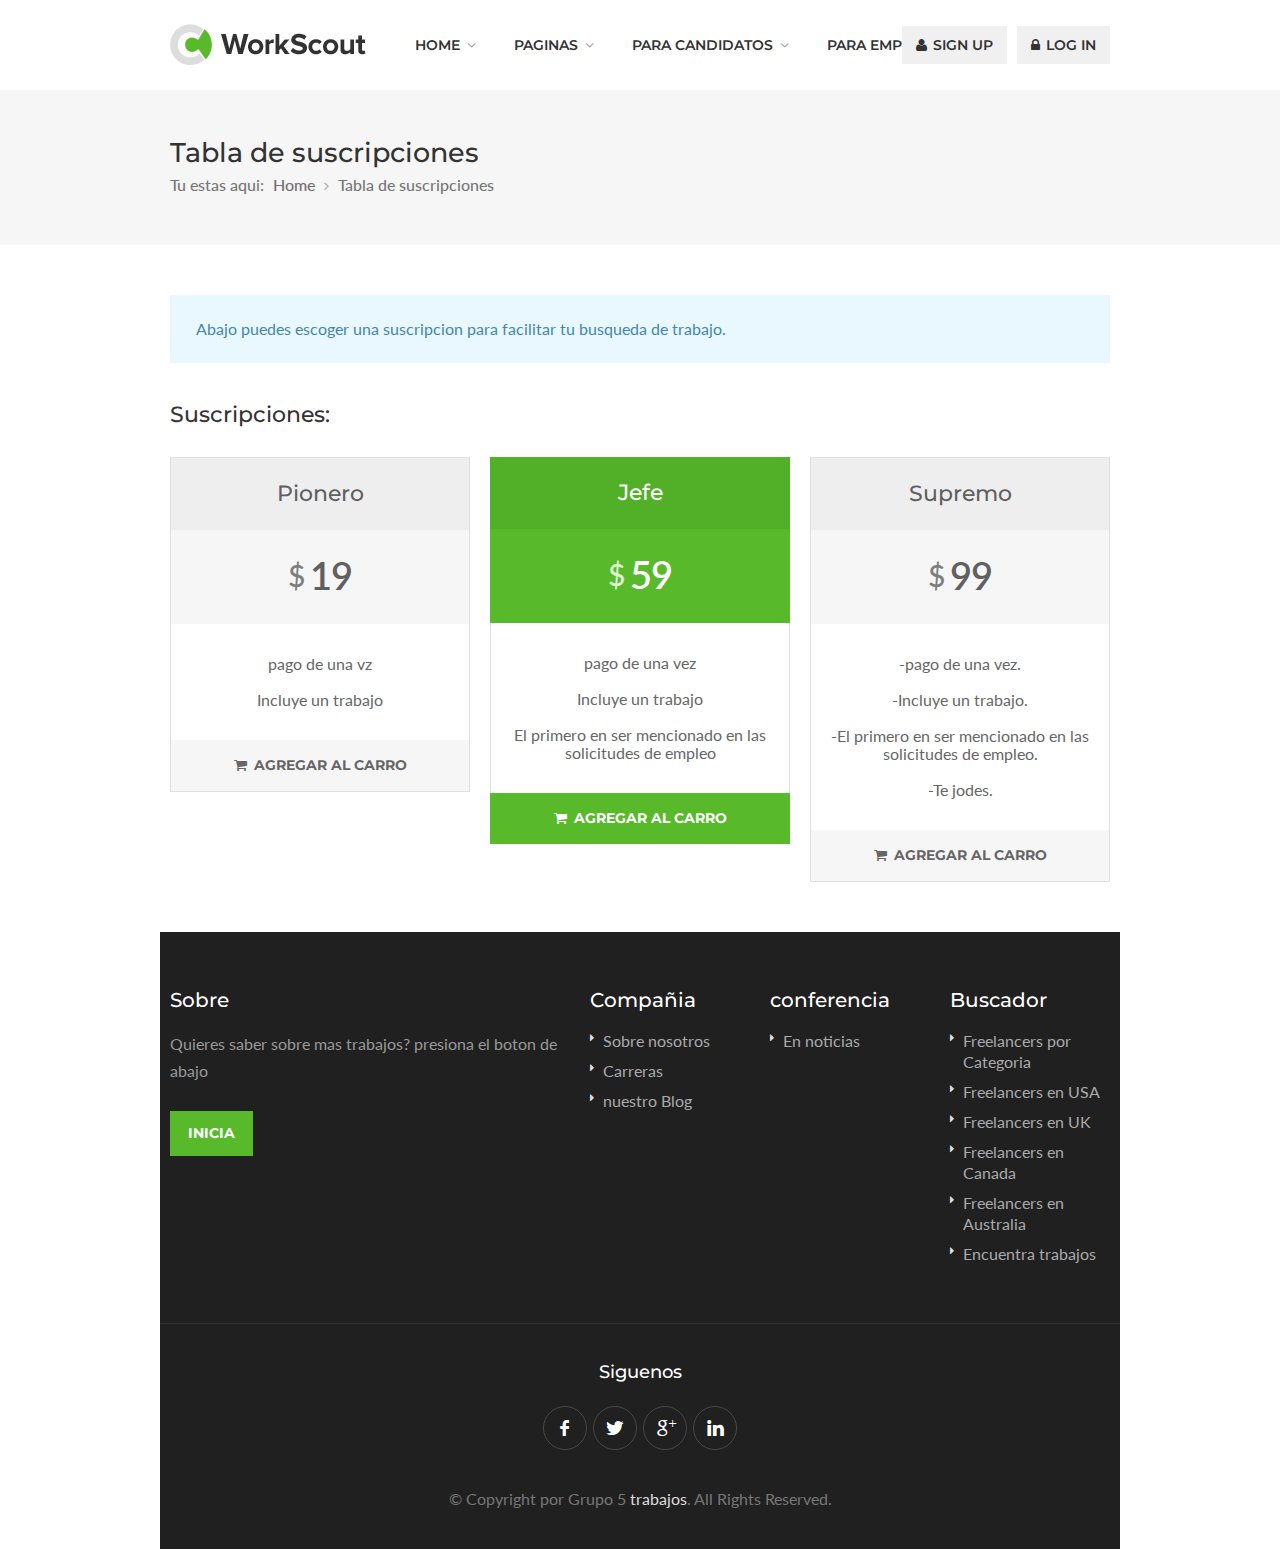
<file: HTML/pricing-tables.html>
<!DOCTYPE html>

<html lang="en"> 
<head>


<meta charset="utf-8">
<title>Work Scout</title>


<meta name="viewport" content="width=device-width, initial-scale=1, maximum-scale=1">


<link rel="stylesheet" href="css/style.css">
<link rel="stylesheet" href="css/colors/green.css" id="colors">



</head>

<body>
<div id="wrapper">


<header>
<div class="container">
	<div class="sixteen columns">

		
		<div id="logo">
			<h1><a href="index.html"><img src="images/logo.png" alt="Work Scout" /></a></h1>
		</div>

		
		<nav id="navigation" class="menu">
			<ul id="responsive">
				<li><a href="index.html">Home</a>
					<ul>
						<li><a href="index.html">Inicio</a></li>
						
					</ul>
				</li>

				<li><a href="#">Paginas</a>
					<ul>
						<li><a href="job-page.html">Pagina de trabajos</a></li>
						<li><a href="job-page-alt.html">Alternativas</a></li>
						
						<li><a href="pricing-tables.html">Suscripciones</a></li>
						<li><a href="contact.html">Contactos</a></li>
					</ul>
				</li>

				<li><a href="#">Para candidatos</a>
					<ul>
						<li><a href="browse-jobs.html">Buscar trabajos</a></li>
						<li><a href="browse-categories.html">Buscar categorias</a></li>
				
						<li><a href="job-alerts.html">Alertas</a></li>
					</ul>
				</li>

				<li><a href="#" >Para empleadores</a>
					<ul>
						<li><a href="add-job.html">Agregar trabajos</a></li>
						<li><a href="manage-jobs.html">Organizar trabajos</a></li>
						<li><a href="manage-applications.html">Manejar aplicaciones</a></li>
						
					</ul>
				</li>

				
			</ul>


			<ul class="responsive float-right">
				<li><a href="my-account.html#tab2"><i class="fa fa-user"></i> Sign Up</a></li>
				<li><a href="my-account.html"><i class="fa fa-lock"></i> Log In</a></li>
			</ul>

		</nav>

		
		<div id="mobile-navigation">
			<a href="#menu" class="menu-trigger"><i class="fa fa-reorder"></i> Menu</a>
		</div>

	</div>
</div>
</header>
<div class="clearfix"></div>


<div id="titlebar" class="single">
	<div class="container">

		<div class="sixteen columns">
			<h2>Tabla de suscripciones</h2>
			<nav id="breadcrumbs">
				<ul>
					<li>Tu estas aqui:</li>
					<li><a href="#">Home</a></li>
					<li>Tabla de suscripciones</li>
				</ul>
			</nav>
		</div>

	</div>
</div>




<div class="container">

	<div class="sixteen columns">
		<div class="notification notice margin-bottom-30">
			<p>Abajo puedes escoger una suscripcion para facilitar tu busqueda de trabajo.</p>
		</div>
	</div>



<div class="container">

	<div class="sixteen columns">
		<h3 class="margin-bottom-20">Suscripciones:</h3>
	</div>
	
	
	<div class="plan color-1 one-third column">
		<div class="plan-price">
			<h3>Pionero</h3>
			<span class="plan-currency">$</span>
			<span class="value">19</span>
			
		</div>
		<div class="plan-features">
			<ul>
				<li>pago de una vz</li>
				<li>Incluye un trabajo</li>
				
			</ul>
			<a class="button" href="#"><i class="fa fa-shopping-cart"></i> Agregar al carro</a>
		</div>
	</div>

		
	<div class="plan color-2 one-third column">
		<div class="plan-price">
			<h3>Jefe</h3>
			<span class="plan-currency">$</span>
			<span class="value">59</span>
		</div>
		<div class="plan-features">
			<ul>
				<li>pago de una vez</li>
				<li>Incluye un trabajo</li>
				<li>El primero en ser mencionado en las solicitudes de empleo</li>
				
			</ul>
			<a class="button" href="#"><i class="fa fa-shopping-cart"></i> Agregar al carro</a>
		</div>
	</div>
			
	
	<div class="plan color-1 one-third column">
		<div class="plan-price">
			<h3>Supremo</h3>
			<span class="plan-currency">$</span>
			<span class="value">99</span>
		</div>
		<div class="plan-features">
			<ul>
				<li>-pago de una vez.</li>
				<li>-Incluye un trabajo.</li>
				<li>-El primero en ser mencionado en las solicitudes de empleo.</li>
				<li>-Te jodes.</li>
			</ul>
			<a class="button" href="#"><i class="fa fa-shopping-cart"></i> Agregar al carro</a>
		</div>
	</div>

</div>

<div class="margin-top-10"></div>

<div id="footer">
	
	<div class="container">

		<div class="seven columns">
			<h4>Sobre</h4>
			<p>Quieres saber sobre mas trabajos? presiona el boton de abajo</p>
			<a href="#" class="button">Inicia</a>
		</div>

		<div class="three columns">
			<h4>Compañia</h4>
			<ul class="footer-links">
				<li><a href="#">Sobre nosotros</a></li>
				<li><a href="#">Carreras</a></li>
				<li><a href="#">nuestro Blog</a></li>
			
			</ul>
		</div>
		
		<div class="three columns">
			<h4>conferencia</h4>
			<ul class="footer-links">
				<li><a href="#">En noticias</a></li>
				
			</ul>
		</div>		

		<div class="three columns">
			<h4>Buscador</h4>
			<ul class="footer-links">
				<li><a href="#">Freelancers por Categoria</a></li>
				<li><a href="#">Freelancers en USA</a></li>
				<li><a href="#">Freelancers en UK</a></li>
				<li><a href="#">Freelancers en Canada</a></li>
				<li><a href="#">Freelancers en Australia</a></li>
				<li><a href="#">Encuentra trabajos</a></li>

			</ul>
		</div>

	</div>

	
	<div class="container">
		<div class="footer-bottom">
			<div class="sixteen columns">
				<h4>Siguenos</h4>
				<ul class="social-icons">
					<li><a class="facebook" href="#"><i class="icon-facebook"></i></a></li>
					<li><a class="twitter" href="#"><i class="icon-twitter"></i></a></li>
					<li><a class="gplus" href="#"><i class="icon-gplus"></i></a></li>
					<li><a class="linkedin" href="#"><i class="icon-linkedin"></i></a></li>
				</ul>
				<div class="copyrights">©  Copyright por Grupo 5 <a href="#">trabajos</a>. All Rights Reserved.</div>
			</div>
		</div>
	</div>

</div>

<div id="backtotop"><a href="#"></a></div>

</div>

<script src="scripts/jquery-2.1.3.min.js"></script>
<script src="scripts/custom.js"></script>
<script src="scripts/jquery.superfish.js"></script>
<script src="scripts/jquery.themepunch.tools.min.js"></script>
<script src="scripts/jquery.themepunch.revolution.min.js"></script>
<script src="scripts/jquery.themepunch.showbizpro.min.js"></script>
<script src="scripts/jquery.flexslider-min.js"></script>
<script src="scripts/chosen.jquery.min.js"></script>
<script src="scripts/jquery.magnific-popup.min.js"></script>
<script src="scripts/waypoints.min.js"></script>
<script src="scripts/jquery.counterup.min.js"></script>
<script src="scripts/jquery.jpanelmenu.js"></script>
<script src="scripts/stacktable.js"></script>


</body>
</html>
</file>
<file: HTML/css/style.css>
/*
* Author: Vasterad
* URL: http://purethemes.net
*/


/* ------------------------------------------------------------------- */
/* Import Section
---------------------------------------------------------------------- */
@import url("base.css");				/* Default Reset, Typography, Forms, etc. */
@import url("responsive.css");			/* Responsive Grid */
@import url("font-awesome.css");		/* Font Awesome Icons */
@import url("http://fonts.googleapis.com/css?family=Montserrat:400,700");
@import url("http://fonts.googleapis.com/css?family=Lato:400,700,300");


/* ------------------------------------------------------------------- */
/* Table of Contents
---------------------------------------------------------------------- 
1. Header
2. Mobile Navigation
2. Homepage Banner
3. Titlebar
4. Miscellaneous
5. Tables + Stacktable (responsive tables plug-in)
6. Magnific Popup
7. Shortcodes
8. Social Icons
9. Job List Styles
10. Revolution Slider
11. Flexslider
12. ShowBiz Carousel
13. Blog Styles
14. Widgets
15. Chosen Plugin
16. SCEditor
17. Submit Pages
18. Footer
19. Manage Applications Styles
20. Job List Page
21. Media Queries
22. Styles Switcher

---------------------------------------------------------------------- */


/* ------------------------------------------------------------------- */
/* Header
---------------------------------------------------------------------- */
header {
	height: 90px;
	background-color: #fff;
}
#banner
{
		background-image: linear-gradient(rgba(0, 0, 0, 0.705), rgba(0, 0, 0, 0.705)), url(/HTML/images/bg-header.jpg);
		background-size: cover;
		background-position: center;
		height: 100vh;
}
#logo {
	margin-left: 0;
	display: inline-block;
	float: left;
}

#logo img { margin-top: 24px; }


/* Full-Width Header Styles */
header.full-width .container, 
header.full-width .container .sixteen.columns {
	width: 100%;
	padding-left: 20px;
	box-sizing: border-box;
	float: right;
	margin: 0;
}



/* Alternative Header & Menu style*/
.alternative #navigation {
	width: 100%;
	border-top: 1px solid #e0e0e0;
	margin: 27px 0 0 0;
	padding: 24px 0 12px 0;
}

.alternative #navigation ul {
	margin: 0;
}

.alternative .menu ul li { margin: 0 10px 0 0; }

.alternative #navigation ul.float-right { top: 27px; }


/* ---------------------------------- */
/* Navigation
------------------------------------- */

#navigation { float: left; margin-right: 0; }

#navigation ul.float-right {
	right: 10px;
	top: 0;
	position: absolute;
}

#navigation ul.float-right li a i { margin-right: 2px; }



.menu ul {
	margin: 0;
	padding: 0;
	list-style: none;
	font-weight: 700;
	text-transform: uppercase;
	margin: 26px 0 0 25px;
}

.menu ul li {
	position: relative;
	margin-left:10px;
}

.menu ul ul {
	position: absolute;
	display: none;
	top: 100%;
	left: 0;
	z-index: 100;
	width: 200px;
	letter-spacing: 0;
}

.menu > ul li { float: left; }
.menu ul li:hover > ul { display: block; }

.menu ul a {
	display: block;
	position: relative;
}

.menu ul ul ul {
	top: 0;
	left: 100%;
}


/* Main Styles */
.menu ul a { text-decoration: none; }

.menu ul > li > a {
	color: #333;
	font-weight: 600;
	font-size: 14px;
	line-height: 18px;
	padding: 0;
	overflow: hidden;
	padding: 10px 14px;
	margin-bottom: 12px;
}

#current { background-color: #505050; color: #fff; }
#current.sf-with-ul:after { color: #fff; }

.menu ul ul li a,
.menu ul li.sfHover a.sf-with-ul:after,
.menu ul li a {
	-webkit-transition: all 0.2s ease-in-out;
	-moz-transition: all 0.2s ease-in-out;
	-o-transition: all 0.2s ease-in-out;
	-ms-transition: all 0.2s ease-in-out;
	transition: all 0.2s ease-in-out;
}

ul.float-right li a { 
	background-color: #f0f0f0;
	color: #333;
 }

ul.float-right li a:hover,
.menu ul li.sfHover a.sf-with-ul,
.menu ul li a:hover {
	background-color: #505050;
	color: #fff;
}


/* Drop-Down */
.menu ul ul {
	background-color: #282828;
	z-index: 999;
	margin: 0 0 0 0;
	padding: 14px 0;
	border-top: 10px solid inherit;
}

.menu ul ul:before {
	font-family: "FontAwesome";
	content:"";
	font-size: 23px;
	color: #282828;
	display: block;
	position: absolute;
	top: -11px;
	left: 13px;
}

.menu ul ul ul:before { content:"";}

.menu > ul ul li:hover > a {
	border-bottom: 0;
	background: transparent;
}

.menu ul ul li {
	margin: 0;
	padding: 0;
	width: 100%;
}

.menu ul li.sfHover ul li a.sf-with-ul,
.menu ul ul li a {
	font-weight: 500;
	text-transform: none;
	color: #9f9f9f;
	font-size: 14px;
	line-height: 19px;
	padding: 5px 18px !important;
	border: 0;
	margin-bottom: 0;
	background-color: #282828;
}


.menu ul ul li:first-child { border: none; }

.menu ul ul li a:hover,
.menu ul li.sfHover ul li a.sf-with-ul:hover { color: #fff; }

.menu ul ul ul {
	margin: 0 0 0 3px;
	border: none;
}

.sf-with-ul:after {
	content: "";
	font-family: "FontAwesome";
	font-size: 14px;
	margin: 0 0 0 7px;
	top: 0;
	position: relative;
	width: 9px;
	height: 5px;
	display: inline-block;
	color: rgba(0,0,0,0.4);
	float: right;
	font-weight: 500;
}

ul li ul a.sf-with-ul:after {
	right: 9px;
	top: 4px;
	position: absolute;
	content: "";
}

.menu ul li.sfHover a.sf-with-ul:after { color: #fff; }
.menu ul li ul a.sf-with-ul:after { color: #888 !important; }


/* ------------------------------------------------------------------- */
/* Mobile Navigation
---------------------------------------------------------------------- */
#mobile-navigation { display: none; }

@media only screen and (max-width: 990px) {

	#mobile-navigation { display: block; }

	#responsive { display: none; }

	a.menu-trigger,
	a.menu-trigger i {
		-webkit-transition: all 0.2s ease-in-out;
		-moz-transition: all 0.2s ease-in-out;
		-o-transition: all 0.2s ease-in-out;
		-ms-transition: all 0.2s ease-in-out;
		transition: all 0.2s ease-in-out;
	}

	a.menu-trigger {
		color: #fff;
	
		display: block;
		float: left;
		z-index: 100;
		position: relative;
		margin: 0 0 30px 0;
		width: 100%;
		box-sizing: border-box;
		font-size: 16px;
		text-transform: uppercase;
		font-weight: 600;
	}

	a.menu-trigger:hover {
		color: #fff;
	
	}

	a.menu-trigger i {
		font-size: 18px;
		padding: 17px 17px 18px 17px;
		margin: 0px 10px 0px 0px;
	
		font-weight: 500;
	}

	a.menu-trigger:hover i { background-color: rgba(0, 0, 0, 0.08);  }

	body[data-menu-position="open"] a.menu-trigger i.fa.fa-reorder:before { content:""; }
	body[data-menu-position="closed"] a.menu-trigger i.fa.fa-reorder:before { content:""; }

	#navigation ul.float-right {
		position: relative;
		text-transform: uppercase;
		font-weight: 600;
		display: inline-block;
		width: 100%;
		right:0;
	}

	#navigation { float: none; }
	
	#navigation ul.float-right a {
		color: #333;
		margin: 20px 25px 20px 0;
		display: inline-block;
		font-size: 14px;
	}	

	#navigation ul.float-right a:hover {
		color: #333;
		margin: 20px 25px 20px 0;
		display: inline-block;
		font-size: 14px;
	}

	ul.float-right li {
		display: inline-block;
	
	}


	#logo {
		width: 100%;
		position: relative;
		box-sizing: border-box;
		display: inline-block;
		border-bottom: 1px solid #e0e0e0;
		padding-bottom: 27px;
	}
}

#jPanelMenu-menu { background-color: #282828; }

#jPanelMenu-menu #current:after,
#jPanelMenu-menu .sf-sub-indicator { display: none; }

#jPanelMenu-menu li a {
	display:block;
	padding: 12px 20px !important;
	background-color: #333;
	color: #aaa;
	font-weight: 500;
	-webkit-transition: all 0.1s ease-in-out;
	-moz-transition: all 0.1s ease-in-out;
	-o-transition: all 0.1s ease-in-out;
	-ms-transition: all 0.1s ease-in-out;
	transition: all 0.1s ease-in-out;
	outline: none;
	line-height: 21px;
}

#jPanelMenu-menu #current,
#jPanelMenu-menu li a:hover { background-color: #505050; color: #fff; }

#jPanelMenu-menu li li a {
	background-color: #282828;
	padding-left: 30px !important;
}



/* ------------------------------------------------------------------- */
/* Homepage Banner
---------------------------------------------------------------------- */
#banner {
	max-height: 600px;
	width: 100%;
	display: inline-block;
	position: relative;
	background-repeat: no-repeat;
	background-position: 50% !important;
	-webkit-background-size: cover;
	-moz-background-size: cover;
	-o-background-size: cover;
	background-size: cover;
	margin-bottom: 35px;
}

#banner:before {
	content:"";
	width: 100%;
	height: 100%;
	display: inline-block;
	background-color: rgba(34,34,34,0.5);
	position: absolute;
}

.search-container {
	display: block;
	width: 100%;
	position: relative;
	padding: 170px 0;
	margin-top: -10px;
}

.search-container h2 {
	font-size: 46px;
	color: #fff;
	margin-bottom: 30px;
	letter-spacing: -1px;
}

.search-container input {
	font-weight: 500;
	font-size: 18px;
	float: left;
	box-sizing: border-box;
	padding: 19px 20px;
	border: none;
	margin-right: 2%;
	width: 44.5%;
	float: left;
}


/* Form Icons */
input.ico-01 { background: #fff url("../images/ico-01.png")  no-repeat scroll 95% 14px  / 14px 15px; height: 30px; width: 300px; }
input.ico-02 { background: #fff url("../images/ico-02.png")  no-repeat scroll 95% 14px / 14px 15px;  height: 30px; width: 300px;}

.search-container input:focus { border: none; }

.search-container button {
	background-color: #53b427;
	color: #fff;
	border: none;
	cursor: pointer;
	font-size: 20px;
	box-sizing: border-box;
	text-align: center;
	height: 40px;
	width: 7%;
	position: relative;
	border-radius: 50px;
	padding-bottom: 10px;
}

.search-container button:before { 
	content: #53b427;
	display: inline-block;
	width: 100%;
	height: 100%;
	position: absolute;
	top: 0;
	left: 0;
	opacity: 0;
	-webkit-transition: all 0.2s ease-in-out;
	-moz-transition: all 0.2s ease-in-out;
	-o-transition: all 0.2s ease-in-out;
	-ms-transition: all 0.2s ease-in-out;
	transition: all 0.2s ease-in-out;
	z-index: 99;
}

.search-container button:hover:before { opacity: 1; background-color: #53b427; color: black; }

.search-container button i { z-index: 100; position: relative; }


 /* Browse Jobs */
 .browse-jobs {
	color: #fff;
	margin-top: 20px;
 }

.browse-jobs a {
	background-color: rgba(255,255,255,0.1);
	border: 1px solid rgba(255,255,255,0.3);
	padding: 5px 10px;
	color: #fff;
	margin: 0 5px;
	-webkit-transition: all 0.2s ease-in-out;
	-moz-transition: all 0.2s ease-in-out;
	-o-transition: all 0.2s ease-in-out;
	-ms-transition: all 0.2s ease-in-out;
	transition: all 0.2s ease-in-out;
}

.browse-jobs a:hover {
	background-color: rgba(255,255,255,0.2);
	border: 1px solid rgba(255,255,255,0.4);
}


/* Announce */
.announce {
	color: #fff;
	font-size: 24px;
	font-weight: 300;
	margin-top: 40px;
}

.announce strong {
	font-size: 30px;
	color: #fff;
}



/* ------------------------------------------------------------------- */
/* Titlebar
---------------------------------------------------------------------- */
#titlebar {
	background-color: #f6f6f6;
	position: relative;
	padding: 40px;
	margin-bottom: 50px;
}

#titlebar span a,
#titlebar span { font-size: 18px; color: #888; }

#titlebar.single { padding: 45px 0 47px 0; }
#titlebar.resume { margin-bottom: 45px; padding: 40px 0 37px 0;}

#titlebar .button {
	right: 10px;
	position: absolute;
	top: 51%;
	-webkit-transform: translateY(-51%);
	-moz-transform: translateY(-51%);
	-ms-transform: translateY(-51%);
	transform: translateY(-51%);
}

#titlebar .two-buttons .button {
	right: 10px;
	position: absolute;
	top: 47%;
	-webkit-transform: translateY(-100%);
	-moz-transform: translateY(-100%);
	-ms-transform: translateY(-100%);
	transform: translateY(-100%);
}

#titlebar .two-buttons .button.dark { margin-top: 55px; }

#titlebar h2 {
	font-size: 27px;
	line-height: 36px;
}

#titlebar span.icons {
	font-size: 18px;
	color: #808080;
	margin-bottom: 4px;
}

#titlebar span.icons a { color: #808080; }

#titlebar span a:hover,
#titlebar span.icons a:hover { color: #505050; }


/* Titlebar With Photo Background */
#titlebar.photo-bg {
	background-color: #222;
	padding: 95px 0;
	overflow: hidden;
    background-repeat: no-repeat;
    background-position: 50%;
	-webkit-background-size: cover;
	-moz-background-size: cover;
	-o-background-size: cover;
	background-size: cover;
}

#titlebar.photo-bg h2 {
	font-size: 36px;
	color: #fff;
    line-height: 42px;
}

#titlebar.photo-bg span a {
	font-size: 20px;
	color: rgba(255,255,255,0.7);
	margin-bottom: 3px;
	display: inline-block;
}

#titlebar.photo-bg span a:hover{
	color: rgba(255,255,255,0.9);
}

#titlebar.photo-bg span.subtitle,
#titlebar.photo-bg #breadcrumbs ul li,
#titlebar.photo-bg #breadcrumbs ul li a {
	color: rgba(255,255,255,0.7);
}

#titlebar.photo-bg #breadcrumbs ul li a:hover { color: rgba(255,255,255,0.9); }

#titlebar.photo-bg .container { z-index: 11; }

#titlebar.photo-bg:before {
	content:"";
	width: 100%;
	height: 100%;
	display: inline-block;
	background-color: rgba(34,34,34,0.65);
	position: absolute;
	z-index: 10;
	top: 0px;
}


/* ---------------------------------- */
/* Breadcrumbs
------------------------------------- */
#breadcrumbs ul {
	margin-top: 0px;
	font-weight: 500;
}

#breadcrumbs ul li {
	display: inline-block;
	color: #777;
	margin: 0 0 0 5px;
}

#breadcrumbs ul li:after {
	content: "";
	font-family: "FontAwesome";
	font-size: 14px;
	color: #aaa;
	margin: 0 0 0 9px;
}

#breadcrumbs ul li:last-child:after,
#breadcrumbs ul li:first-child:after {
	content: "";
	margin: 0;
}

#breadcrumbs ul li:last-child a,
#breadcrumbs ul li a { color: #707070; }
#breadcrumbs ul li a:hover { color: #505050; }

#breadcrumbs ul li:first-child {
	padding-right: 0;
	margin-left: 0;
}

#breadcrumbs ul li:first-child,
#breadcrumbs ul li:last-child {
	color: #777;
	background: none;
}

#breadcrumbs ul li:last-child {
	padding:0;
	background: none;
}

#breadcrumbs.recipe-page {
	position: absolute;
	right: 10px;
	top: -120px;
	z-index: 99;
	width: 300px;
}

#breadcrumbs.recipe-page ul li:first-child { display: none; }



/* ------------------------------------------------------------------- */
/* Miscellaneous
---------------------------------------------------------------------- */
.divider-line {
	border-bottom: 1px solid #e8e8e8;
}

/* ---------------------------------- */
/* Buttons
------------------------------------- */
a.button.gray.app-link.opened,
.upload-btn,
button,
input[type="button"],
input[type="submit"],
a.button {
	cursor: pointer;
	padding: 9px 18px;
	display: inline-block;
	text-transform: uppercase;
	font-weight: 700;
	font-size: 14px;
	outline: none;
	overflow: hidden;
	position: relative;
	z-index: 10;
	color: #fff;
	background-color: #505050;
	border: none;
	-webkit-transition: all 0.2s ease-in-out;
	-moz-transition: all 0.2s ease-in-out;
	-ms-transition: all 0.2s ease-in-out;
	-o-transition: all 0.2s ease-in-out;
	transition: all 0.2s ease-in-out;
}

button { padding: 12px 18px; }

.button.gray {
	background-color: #f2f2f2;
	color: #808080;
}

a.button.white {
	background-color: #fff;
	color: #333;
}

.button.big {
	font-size: 16px;
	padding: 12px 22px;
}

.button.big i { margin: 0 0 0 3px; }

.button.gray:hover { color: #fff; }

a.button.centered {
	display: table;
    margin: 0 auto;
}

#titlebar.photo-bg a.button:hover {
	background-color: #fff;
	color: #333;
}


a.button i { margin-right: 3px; }

a.button.gray.app-link.opened:hover,
.upload-btn,
a.button.dark,
button:hover,
a.button:hover,.submit-page .button.linkedin-btn:hover,
input[type="button"]:hover,
input[type="submit"]:hover { background-color: #282828; }

.upload-btn:hover,
#titlebar.photo-bg a.button.white:hover,
a.button.dark:hover { background-color: #505050; color: #fff; }

input[type="button"],
input[type="submit"] {
	padding: 9px 18px;
}



/* ------------------------------------------------------------------- */
/* Tables + Stacktable (responsive tables plug-in)
---------------------------------------------------------------------- */

table.manage-table {
	width: 100%;
	border-collapse: collapse;
	border-spacing: 0;
}

table.manage-table th {
	background-color: #f6f6f6;
	text-align: left;
	padding: 18px 20px 18px 40px;
	color: #333;
	vertical-align: top;
	font-size: 16px;
	font-weight: 600;
	position: relative;
	z-index: 9;
	line-height: 22px;
	margin-left: 33px !important;
}

table.manage-table th i { position: absolute; left: 17px; top: 21px; }

table.manage-table a.button {
	padding: 7px 14px;
	line-height: 26px;
}

table.manage-table tr:nth-child(2n+1) { background-color: #fbfbfb; }

table.manage-table th:first-child { width: 32%; padding-left: 55px; }
table.manage-table th:first-child i { left: 35px; }
table.manage-table.resumes th:first-child { width: auto; }

table.manage-table.resumes td:first-child,
table.manage-table td:first-child { padding-left: 35px; line-height: 25px; }


/* Border Hover */
table.manage-table tr td {
	padding: 40px 20px;
	vertical-align: middle;
	border: 1px solid #e0e0e0;
	border-left: none;
	border-right: none;
}

table.manage-table tr:hover td { 
	border: 1px double rgba(80, 80, 80,0.7);
	border-left: none;
	border-right: none;
	background-color: rgba(80, 80, 80,0.05);
}

/* Resumes Table Styles */
table.manage-table.resumes td { padding: 30px 20px; } 

table td.title a {
	font-weight: 600;
	color: #333;
}

table td.title a:hover { color: #505050; }

span.pending {
	color: #53b427;
	font-weight: 500;
}

table.manage-table td.centered { text-align: center; }

table.manage-table td.action a { display: block; color: #333; line-height: 20px; padding: 3px 0; position: relative; margin-left: 21px; }
table.manage-table td.action a.delete i { left: -20px; }
table.manage-table td.action a i { position: absolute; left: -21px; top: 5px; }

table.manage-table td.action a.delete:hover { color: #f02929; }

table.manage-table td.action a:hover { color: #505050; }

.keywords,
.alert-name { width: 18% }


/* ---------------------------------- */
/* Stacktable
------------------------------------- */

.stacktable.large-only { display: table; }
.stacktable.small-only { display: none; }

@media (max-width: 990px) {
  .stacktable.large-only { display: none; }
  .stacktable.small-only { display: table; }
}

/* Responsive Tables */
.st-key {
	border: none;
	background-color: #f9f9f9;
	text-align: left;
	padding: 20px 22px;
	color: #333;
	vertical-align: top;
	font-weight: 600;
	width: 45%;
	border: 1px solid #e4e4e4;
}

.st-key i { margin-right: 4px;}

.st-val {
	width: 55%;
	text-align: left;
	padding: 20px 22px;
	border: 1px solid #e4e4e4;
	border-left:0;
}

.st-val a {
	font-weight: 600;
	color: #333;
	display: block;
	line-height: 27px;
}

.st-val a.button {
	color: #fff !important;
	text-align: center;
}

.st-val a:hover {
	color: #808080;
}

.st-space { height: 40px; }
.st-space:first-child { height: 10px; }

.stacktable { width: 100%; }

.st-head-row.st-head-row-main { display: block;}


/* ---------------------------------- */
/* My Account
------------------------------------- */
.my-account {
	width: 430px;
	float: left;
	display: inline;
	margin: 0 auto !important;
	float: none !important;
	display: block !important;
}

.form-row-wide input {width: 100%;}
.required {color: #d11c1c;}

.rememberme {
	display: block;
	margin-top: 10px;
	cursor: pointer;
}

.rememberme input {
	margin: 0 2px 0 0;
	top: 1px;
	display: inline-block;
}

.form-row input[type="submit"] {
	padding: 12px 16px;
	margin-top: 8px;
}



/* ---------------------------------- */
/* Resume Table
------------------------------------- */
.resume-table {
	padding: 0 0 0 20px;
	margin: 0 0 20px 0;
	border-top: 3px solid #eee;
}

.resume-table strong {
	font-weight: 500;
	margin: 0;
	padding: 0;
	font-size: 20px;
	line-height: 30px;
	padding: 7px 0;
	display: block;
}

.resume-table strong:before {
	display:block;
	width: 15px;
	height: 15px;
	background: #eee;
	content:"";
	margin: 20px 0 0 -8px;
	position: absolute;
	left:-4px;
	top: 0;
	-moz-border-radius: 50%;
	-webkit-border-radius: 50%;
	border-radius: 50%;
	border:4px solid #fff;
}

.resume-table dd,.resume-table dt {
	border-left: 2px solid #e0e0e0;
	padding:0 0 0 1em;
	margin:0
}

.resume-table p {
	margin:0 0 15px 0;
}

.resume-table dt {
	padding:1em 0 0 1em;
	position:relative
}

.resume-table dd { overflow:hidden }


/* ---------------------------------- */
/* Categories Page
------------------------------------- */
.categories-group {
	padding: 50px 0;
}

.categories-group:first-child { padding-top: 0; }

.categories-group:nth-child(2n) {
	background-color: #f6f6f6;
}

.categories-group ul li {
	padding: 4px 0;
	font-size: 18px;
	line-height: 26px;
}

.categories-group h4 { font-size: 22px; padding-right: 20px; }


/* ---------------------------------- */
/* Back to top
------------------------------------- */
#backtotop {
	position: fixed;
	right: 0;
	display: none;
	bottom: 20px;
	margin: 0 20px 0 0;
}

#backtotop a {
	text-decoration: none;
	border: 0 none;
	display: block;
	width: 46px;
	height: 46px;
	background-color: rgba(0,0,0,0.3);
	color: #fff;
	-webkit-transition: all 0.2s ease-in-out;
    -moz-transition: all 0.2s ease-in-out;
    -o-transition: all 0.2s ease-in-out;
    -ms-transition: all 0.2s ease-in-out;
    transition: all 0.2s ease-in-out;
}

#backtotop a:after {
	content: "";
	font-family: "FontAwesome";
	position: relative;
	display: block;
	top: 9px;
	left: 15px;
}

#backtotop a:hover { background-color: #505050; }


/* ------------------------------------------------------------------- */
/* Magnific Popup
---------------------------------------------------------------------- */

.mfp-bg {
	top: 0;
	left: 0;
	width: 100%;
	height: 100%;
	z-index: 1000;
	overflow: hidden;
	position: fixed;
	background: #000;
	opacity: 0.8;
}

.mfp-wrap {
	top: -10px;
	left: 0;
	width: 100%;
	height: 100%;
	z-index: 1001;
	position: fixed;
	outline: none !important;
	-webkit-backface-visibility: hidden;
}

.mfp-container {
	height: 100%;
	text-align: center;
	position: absolute;
	width: 100%;
	height: 100%;
	left: 0;
	top: 0;
	padding: 0 18px;
	-webkit-box-sizing: border-box;
	-moz-box-sizing: border-box;
	box-sizing: border-box;
}

.mfp-container:before {
	content: '';
	display: inline-block;
	height: 100%;
	vertical-align: middle;
}

.mfp-align-top .mfp-container:before {
	display: none;
}

.mfp-content {
	position: relative;
	display: inline-block;
	vertical-align: middle;
	margin: 0 auto;
	text-align: left;
	z-index: 505;
}

.mfp-inline-holder .mfp-content,
.mfp-ajax-holder .mfp-content {
	width: 100%;
	cursor: auto;
}

.mfp-ajax-cur {
	cursor: progress;
}

.mfp-zoom-out-cur,
.mfp-zoom-out-cur .mfp-image-holder .mfp-close {
	cursor: -moz-zoom-out;
	cursor: -webkit-zoom-out;
	cursor: zoom-out;
}

.mfp-zoom {
	cursor: pointer;
	cursor: -webkit-zoom-in;
	cursor: -moz-zoom-in;
	cursor: zoom-in;
}

.mfp-auto-cursor .mfp-content {
	cursor: auto;
}

.mfp-close,
.mfp-arrow,
.mfp-preloader,
.mfp-counter {
	-webkit-user-select: none;
	-moz-user-select: none;
	user-select: none;
 }

.mfp-loading.mfp-figure {
	display: none;
}

.mfp-hide {
	display: none !important;
}

.mfp-preloader {
	color: #aaa;
	position: absolute;
	top: 50%;
	width: auto;
	text-align: center;
	margin-top: -0.8em;
	left: 8px;
	right: 8px;
	z-index: 504;
}

.mfp-preloader a {
	color: #cccccc;
}

.mfp-preloader a:hover {
	color: #fff;
}

.mfp-s-ready .mfp-preloader {
	display: none;
}

.mfp-s-error .mfp-content {
	display: none;
}
  
.mfp-s-loading .mfp-arrow { 
	display: none;
}

button.mfp-close,
button.mfp-arrow {
	overflow: visible;
	cursor: pointer;
	border: 0;
	-webkit-appearance: none;
	display: block;
	padding: 0;
	z-index: 506;
}

.mfp-image-holder .mfp-close,
.mfp-iframe-holder .mfp-close {
	right: 0px;
	top: 40px;
}

/* Close Button */
.mfp-close {
	position: absolute;
	width: 48px;
	height: 48px;
	top: 0;
	right: 0;
	cursor: pointer !important;
	z-index: 9999;
	background: #282828;
	color: #fff;
	-webkit-transition: all 0.2s ease-in-out;
	-moz-transition: all 0.2s ease-in-out;
	-o-transition: all 0.2s ease-in-out;
	-ms-transition: all 0.2s ease-in-out;
	transition: all 0.2s ease-in-out;
}

.mfp-close:before {
	content: "";
	font-family: "FontAwesome";
	font-size: 16px;
	top: 0;
	left: 0;
	position: relative;
}

.mfp-close:hover {
	background-color: #505050;
}

.mfp-counter {
	position: absolute;
	top: 0;
	right: 0;
	color: #aaa;
	font-size: 13px;
	line-height: 18px;
}

.mfp-arrow {
	opacity: 0;
	margin: 0;
	top: 50%;
	margin-top: -24px;
	padding: 0;
	position: absolute;
	width: 48px;
	height: 48px;
	cursor: pointer;
	z-index: 9999;
	background: #c0c0c0;
	color: #fff;
	-webkit-transition: all 0.2s ease-in-out;
	-moz-transition: all 0.2s ease-in-out;
	-o-transition: all 0.2s ease-in-out;
	-ms-transition: all 0.2s ease-in-out;
	transition: all 0.2s ease-in-out;
}

.mfp-arrow:hover {
	background: #808080;
}

.mfp-arrow.mfp-arrow-left,
.mfp-arrow.mfp-arrow-right {
	content: "ď";
	font-family: "FontAwesome";
	font-size: 16px;
}

.mfp-arrow.mfp-arrow-right { right: 0; }

.mfp-arrow.mfp-arrow-left:before { content: "ď"; top: 1px; left: -1px; position: relative; }
.mfp-arrow.mfp-arrow-right:before { content: "ď"; top: 1px; left: 1px; position: relative; }

.mfp-content:hover .mfp-arrow {
	opacity: 1;
}

.mfp-iframe-holder {
	padding-top: 40px;
	padding-bottom: 40px;
}

.mfp-iframe-holder .mfp-content {
	line-height: 0;
	width: 100%;
	max-width: 900px;
}

.mfp-iframe-scaler {
	width: 100%;
	height: 0;
	overflow: hidden;
	padding-top: 56.25%;
}

.mfp-iframe-scaler iframe {
	position: absolute;
	display: block;
	top: 0;
	left: 0;
	width: 100%;
	height: 100%;
	box-shadow: 0 0 8px rgba(0, 0, 0, 0.6);
	background: black;
}

.mfp-iframe-holder .mfp-close {
	top: 0px;
}


/* Popup */
#small-dialog {
	background: #fff;
	padding: 30px 40px 35px 40px;
	text-align: left;
	max-width: 610px;
	margin: 40px auto;
	position: relative;
	box-sizing:border-box;
}

#small-dialog h3 {
	margin-bottom: 20px;
}

#small-dialog span.line {padding-top: 7px;}

.my-mfp-zoom-in .zoom-anim-dialog {
	opacity: 0;
	-webkit-transition: all 0.2s ease-in-out; 
	-moz-transition: all 0.2s ease-in-out; 
	-o-transition: all 0.2s ease-in-out; 
	transition: all 0.2s ease-in-out; 
	-webkit-transform: scale(0.8); 
	-moz-transform: scale(0.8); 
	-ms-transform: scale(0.8); 
	-o-transform: scale(0.8); 
	transform: scale(0.8); 
}

/* animate in */
.my-mfp-zoom-in.mfp-ready .zoom-anim-dialog {
	opacity: 1;
	-webkit-transform: scale(1); 
	-moz-transform: scale(1); 
	-ms-transform: scale(1); 
	-o-transform: scale(1); 
	transform: scale(1); 
}

/* animate out */
.my-mfp-zoom-in.mfp-removing .zoom-anim-dialog {
	-webkit-transform: scale(0.8); 
	-moz-transform: scale(0.8); 
	-ms-transform: scale(0.8); 
	-o-transform: scale(0.8); 
	transform: scale(0.8); 
	opacity: 0;
}

/* Dark overlay, start state */
.my-mfp-zoom-in.mfp-bg {
	opacity: 0.001; /* Chrome opacity transition bug */
	-webkit-transition: opacity 0.3s ease-out; 
	-moz-transition: opacity 0.3s ease-out; 
	-o-transition: opacity 0.3s ease-out; 
	transition: opacity 0.3s ease-out;
}
/* animate in */
.my-mfp-zoom-in.mfp-ready.mfp-bg {
	opacity: 0.65;
}
/* animate out */
.my-mfp-zoom-in.mfp-removing.mfp-bg {
	opacity: 0;
}


/* Main image in popup */
img.mfp-img {
	width: auto;
	max-width: 100%;
	height: auto;
	display: block;
	line-height: 0;
	-webkit-box-sizing: border-box;
	-moz-box-sizing: border-box;
	box-sizing: border-box;
	padding: 40px 0 40px;
	margin: 0 auto;
}

/* The shadow behind the image */
.mfp-figure:after {
	content: '';
	position: absolute;
	left: 0;
	top: 40px;
	bottom: 40px;
	display: block;
	right: 0;
	width: auto;
	height: auto;
	z-index: -1;
	box-shadow: 0 0 8px rgba(0, 0, 0, 0.4);
}

.mfp-figure {
	line-height: 0;
}

.mfp-bottom-bar {
	margin-top: -30px;
	position: absolute;
	top: 100%;
	left: 0;
	width: 100%;
	cursor: auto;
}

.mfp-title {
	text-align: left;
	line-height: 18px;
	color: #f3f3f3;
	word-break: break-word;
	padding-right: 36px;
}

.mfp-figure small {
	color: #bdbdbd;
	display: block;
	font-size: 12px;
	line-height: 14px;
}

.mfp-image-holder .mfp-content {
	max-width: 100%;
}

.mfp-gallery .mfp-image-holder .mfp-figure {
	cursor: pointer;
}


/* Media Queries for Magnific Popup */
@media screen and (max-width: 800px) and (orientation: landscape), screen and (max-height: 300px) {

  .mfp-img-mobile .mfp-image-holder {
	padding-left: 0;
	padding-right: 0;
   }

  .mfp-img-mobile img.mfp-img {
	padding: 0
   }

  /* The shadow behind the image */
  .mfp-img-mobile .mfp-figure:after {
	top: 0;
	bottom: 0;
   }

  .mfp-img-mobile .mfp-bottom-bar {
	background: rgba(0, 0, 0, 0.6);
	bottom: 0;
	margin: 0;
	top: auto;
	padding: 3px 5px;
	position: fixed;
	-webkit-box-sizing: border-box;
	-moz-box-sizing: border-box;
	box-sizing: border-box;
   }

  .mfp-img-mobile .mfp-bottom-bar:empty {
	padding: 0;
   }

  .mfp-img-mobile .mfp-counter {
	right: 5px;
	top: 3px;
   }

  .mfp-img-mobile .mfp-close {
	top: 0;
	right: 0;
	width: 35px;
	height: 35px;
	line-height: 35px;
	background: rgba(0, 0, 0, 0.6);
	position: fixed;
	text-align: center;
	padding: 0;
   }

  .mfp-img-mobile .mfp-figure small {
	display: inline;
	margin-left: 5px;
   }
}
	
@media all and (max-width: 800px) { .mfp-arrow {width: 70px;} }

.mfp-ie7 .mfp-img {
	padding: 0;
}

.mfp-ie7 .mfp-bottom-bar {
	width: 600px;
	left: 50%;
	margin-left: -300px;
	margin-top: 5px;
	padding-bottom: 5px;
}

.mfp-ie7 .mfp-container {
	padding: 0;
}

.mfp-ie7 .mfp-content {
	padding-top: 44px;
}

.mfp-ie7 .mfp-close {
	top: 0;
	right: 0;
	padding-top: 0;
}

.mfp-fade.mfp-bg {
	opacity: 0;
	-webkit-transition: all 0.2s ease-out;
	-moz-transition: all 0.2s ease-out;
	transition: all 0.2s ease-out;
}

.mfp-fade.mfp-bg.mfp-ready {
	opacity: 0.85;
}

.mfp-fade.mfp-bg.mfp-removing {
	opacity: 0;
}

.mfp-fade.mfp-wrap .mfp-content {
	opacity: 0;
	-webkit-transition: all 0.2s ease-out;
	-moz-transition: all 0.2s ease-out;
	transition: all 0.2s ease-out;
}

.mfp-fade.mfp-wrap.mfp-ready .mfp-content {
	opacity: 1;
}

.mfp-fade.mfp-wrap.mfp-removing .mfp-content {
	opacity: 0;
}


/* ---------------------------------- */
/* Notification Boxes
------------------------------------- */
#result .success,
.notification {
	line-height: 24px;
	margin-bottom: 15px;
	position: relative;
	padding: 22px 26px;
}

.notification p { margin: 0; }
.notification span { font-weight: 600; }

#result .success,
.notification.success,
.notification.success a,
.notification.success strong {
	background-color: #EBF6E0;
	color: #5f9025;
}

.notification.error,
.notification.error a,
.notification.error strong {
	background-color: #ffe9e9;
	color: #de5959;
}

.notification.warning,
.notification.warning a,
.notification.warning strong {
	background-color: #FBFADD;
	color: #8f872e;
}

.notification.notice,
.notification.notice a,
.notification.notice strong {
	background-color: #E9F7FE;
	color: #4587a9;
}

.notification strong { border: none !important; }

.notification.success .close,
.notification.error .close,
.notification.warning .close,
.notification.notice .close {
	padding: 0px 9px;
	position: absolute;
	right: 0;
	top: 22px;
	display: block;
	height: 8px;
	width: 8px;
	cursor: pointer;
}

.notification.notice p span i { font-weight: 500; }
.notification a.button {
	float: right;
	color: #fff;
	margin-top: 3px;
}

.notification.notice a.button { background-color: #388fc5; }
.notification.warning a.button { background-color: #dfbe51; }
.notification.error a.button { background-color: #d34c4c; }
.notification.success a.button { background-color: #79ba38; }


/* ---------------------------------- */
/* Counters
------------------------------------- */
#counters {
	background-color: #282828;
	padding: 68px 0 65px 0;
}

.counter-box {
	display: block;
	padding: 0;
	text-align: center;
	border-right: 1px solid #444;
}

#counters .container:before {
	width: 1px;
	position: absolute;
	height: 100%;
	display: inline-block;
	background-color: #282828;
	content: "";
	right: 10px;
}

.counter-box p {
	margin: 12px 0 0 0;
	padding: 0;
	color: #fff;
	font-size: 20px;
	font-weight: 300;
	display: block;
}

.counter-box i,
.counter {
	display: inline-block;
	font-size: 58px;
	font-weight: 500;
	color: #505050;
	line-height: 42px;
}


/* ---------------------------------- */
/* Popular Categories
------------------------------------- */
#popular-categories {
	margin: 1px 0 0 1px;
	display: block;
}

#popular-categories li a {
	width: 25%;
	display: inline-block;
	border: 1px solid #e0e0e0;
	float: left;
	margin: -1px 0 0 -1px;
	box-sizing: border-box;
	text-align: center;
	position: relative;
	background-color: #fff;
	font-size: 14px;
	text-transform: uppercase;
	color: #666;
	padding: 45px 15px;
	max-height: 157px;
}

#popular-categories li a:before {
	content: "";
	width: 100%;
	height: 100%;
	display: inline-block;
	position: absolute;
	-webkit-box-shadow: 0px 0px 0px 1px rgba(80, 80, 80,0.7);
	-moz-box-shadow: 0px 0px 0px 1px rgba(80, 80, 80,0.7);
	box-shadow: 0px 0px 0px 1px rgba(80, 80, 80,0.7);
	top: 0;
	left: 0;
	z-index: 101;
	opacity: 0;
}

#popular-categories li a,
#popular-categories li a:before {
	-webkit-transition: all 0.15s ease-in-out;
	-moz-transition: all 0.15s ease-in-out;
	-o-transition: all 0.15s ease-in-out;
	-ms-transition: all 0.15s ease-in-out;
	transition: all 0.15s ease-in-out;
}

#popular-categories li a:hover:before {
	opacity: 1;
}

#popular-categories li a:hover {
	background-color: rgba(80, 80, 80,0.05);
}

#popular-categories li a i {
	display: block;
	color: #505050;
	font-size: 32px;
	padding: 0 0 15px 0;
}


/* ------------------------------------------------------------------- */
/* Shortcodes
---------------------------------------------------------------------- */

/* List Styles
------------------------------------- */
.list-1 li {
	list-style: none;
	margin: 9px 0;
	margin-left: 0;
	line-height: 24px;
	margin-left: 20px;
	position: relative;
}

.list-1 li:first-child {
	margin-top: 0;
}

.list-1 li:before {
	font-family: "FontAwesome";
	margin: 0 0 0 0;
	position: relative;
	color: #505050;
	float: left;
	margin-left: -20px;
	display: block;
}

.list-1.gray li:before {
	color: #777;
}

.list-1 li:before { content: ""; font-size: 8px; }


/* Tabs
------------------------------------- */
.tabs-nav {
	list-style: none;
	margin: 0;
	overflow: hidden;
	padding: 0;
	width: 100%;
}

.tabs-nav li {
	float: left;
	line-height: 45px;
	overflow: hidden;
	padding: 0;
	position: relative;
}

.tabs-nav li a,
.tab-reviews {
	-webkit-transition: all 0.2s ease-in-out;
	-moz-transition: all 0.2s ease-in-out;
	-o-transition: all 0.2s ease-in-out;
	-ms-transition: all 0.2s ease-in-out;
	transition: all 0.2s ease-in-out;
}

.tabs-nav li a {
	background-color: #f2f2f2;
	border-right: 1px solid #fff;
	border-bottom: 1px solid #fff;
	color: #808080;
	font-weight: 600;
	display: block;
	letter-spacing: 0;
	outline: none;
	padding: 0 20px;
	text-decoration: none;
	font-size: 14px;
	text-transform: uppercase;
}

.tabs-nav li a:hover { }

.tab-reviews { color: #aaa; }

.tabs-nav li.active .tab-reviews { color: #fff; }

.tabs-nav li.active a {
	background-color: #505050;
	color: #fff;
}

.tab-content { padding: 15px 0px; }

.tabs-container {
	overflow: hidden;
	width: 100%;
}


/* Blockquote
------------------------------------- */
.post-quote {
	background: #f8f8f8;
	padding: 28px;
	margin: 0 0 15px 0;
	position: relative;
}

.post-quote blockquote {
	font-size: 18px;
	font-style: normal;
	line-height: 29px;
	padding: 0 0 0 53px;
	font-weight: 500;
}

.post-quote span {
	text-decoration: none;
	display: block;
	font-size: 16px;
	color: #999;
	font-weight: 600;
	margin-top: 10px;
}

.post-quote .icon {
	position: absolute;
	top: 0;
	left: 0;
	height: 100%;
	width: 60px;
}

.post-quote .icon:before {
	font-family: "FontAwesome";
	font-size: 28px;
	content: "";
	color: #d0d0d0;
	position: relative;
	height: 15px;
	width: 25px;
	display: block;
	float: left;
	margin: 22px 0 0 32px;
	font-weight: normal;
}


/* Accordions & Toggles
------------------------------------- */
.ui-accordion .ui-accordion-header,
.trigger a {
	display: block;
	cursor: pointer;
	position: relative;
	padding: 0;
	line-height: 26px;
	outline: none;
	color: #888;
	font-size: 14px;
	font-weight: 600;
	background-color: #f6f6f6;
	-webkit-transition: background-color 200ms ease-in-out;
	-moz-transition: background-color 200ms ease-in-out;
	-o-transition: background-color 200ms ease-in-out;
	-ms-transition: background-color 200ms ease-in-out;
	transition: background-color 200ms ease-in-out;
	padding: 14px 20px 13px 20px;
	margin-bottom: 10px;
	text-transform: uppercase;
}

.ui-accordion .ui-accordion-header:hover,
.trigger a:hover {
	background-color: #f0f0f0;
}

.ui-accordion .ui-accordion-header-active:hover,
.ui-accordion .ui-accordion-header-active {
	background-color: #505050;
	color: #fff;
}


.ui-accordion .ui-accordion-header i,
.trigger a i {
	margin: 0 4px 0 0;
	position: relative;
}

.ui-accordion .ui-accordion-content,
.toggle-container {
	padding: 0 16px 10px 16px;
}

.ui-accordion .ui-accordion-content p,
.toggle-container p { margin: 0; }


/* Info Banner
------------------------------------- */
.info-banner {
	background: #f6f6f6;
	display: block;
	padding: 35px 38px;
}

.info-content {
	float: left;
	font-size: 18px;
}

.info-banner p {
	margin: 2px 0 0 0;
	color: #888;
}

.info-banner a.button {
	float: right;
	margin: 7px 0 0 0;
	font-size: 16px;
	padding: 11px 17px;
}

.info-banner h3 {
	font-size: 22px;
	font-weight: 500;
	line-height: 32px;
}


/* Dropcaps
------------------------------------- */
.dropcap {
	float: left;
	color: #505050;
	font-size: 48px;
	line-height: 44px;
	padding-top: 4px;
	padding-right: 10px;
	margin-top: -2px;
	font-weight: 600;
}


/* Highlights
------------------------------------- */
.highlight.color,
.highlight.gray,
.highlight.light {
	padding: 2px 6px;
	color: #fff;
}

.highlight.color { background-color: #505050; }
.highlight.gray {
	background: #f2f2f2;
	color: #888;
}


/* Pricing Tables
------------------------------------- */
.plan-price h3 {
	text-align: center;
	font-size: 22px;
	padding: 14px 0;
	margin-bottom: 32px;
	color: #606060;
	font-weight: 500;
	text-align: center;
	background-color: rgba(0,0,0,0.03);
}

.plan-price {
	font-size: 38px;
	font-weight: 300;
	color: #606060;
	text-align: center;
	padding: 0 0 32px 0;
	position: relative;

}

.plan {	box-sizing: border-box;  }

.plan.color-1 { border: 1px solid #e0e0e0; }
.plan.color-2 { border: none; }

.plan.color-2 .plan-features ul {
	border-left: 1px solid #e0e0e0;
	border-right: 1px solid #e0e0e0;
}

/* Colors */
.plan.color-1 .plan-price,
.plan.color-1 a.button { background-color: #f6f6f6; }

 .plan.color-2 .plan-price,
.plan.color-2 a.button { background-color: #505050; }
 
.plan-price .value {
	font-weight: 600;
	letter-spacing: -1px;
}

.plan-currency {
	font-size: 30px;
	opacity: 0.8;
	position: relative;
	margin: 0 -5px 0 0;
	top: -3px;
	font-weight: 500;
}

.period {
	display: block;
	font-size: 18px;
	margin: 3px 0 0 0;
	opacity: 0.7;
}

.plan-features {
	background: #fff;
	border-top: none;
}

.plan-features ul {
	padding: 22px 0;
}

.plan-features ul li {
	padding: 9px 0;
	text-align: center;
}

.plan-features a.button {
	position: relative;
	display: block;
	margin: 0 auto;
	text-align: center;
	color: #666;
	padding: 12px 0;
	font-size: 14px;
	-webkit-transition: all 0.2s ease-in-out;
	-moz-transition: all 0.2s ease-in-out;
	-o-transition: all 0.2s ease-in-out;
	-ms-transition: all 0.2s ease-in-out;
	transition: all 0.2s ease-in-out;
}

.color-2 .plan-price,
.color-2 .plan-price h3,
.color-2 .plan-price .plan-currency,
.color-2 .plan-features a.button  { color: #fff; }

.color-2 .plan-price h3 { background-color: rgba(0,0,0,0.06); }

.color-1 .plan-features a.button:hover {
	background: rgba(0,0,0,0.07)
}

.plan.columns,
.plan.column {margin-bottom: 40px;}



/* Google Maps
------------------------------------- */
#googlemaps { padding-bottom: 30%; }

.google-map-container { margin: 0 0 38px 0; }
.google-map-container img { max-width: none !important; }



/* Contact Info
------------------------------------- */
.contact-informations { margin: 20px 0 0 0; }
.contact-informations p { margin:0; }

.contact-informations li i {
	float: left;
	margin: 4px 7px 0 0;
	color: #888;
}

.contact-informations li,
.contact-informations.second li {
	margin: 6px 0;
}



/* Contact Form
------------------------------------- */
#contact fieldset div  {
	margin-bottom: 20px;
}

#contact fieldset div input {
	width: 300px;
}

#contact textarea {
	width: auto;
	width: 100%;
	-webkit-box-sizing: border-box;
	-moz-box-sizing: border-box;
	box-sizing: border-box;
	min-height: 220px;
	resize: vertical;
}

#contact input[type="submit"] {
	margin-top: 0;
	padding: 13px;
}

#contact input,
#contact textarea,
#contact select {
	-webkit-transition: background 200ms ease-in-out, border-color 200ms ease-in-out;
	-moz-transition: background 200ms ease-in-out, border-color 200ms ease-in-out;
	-o-transition: background 200ms ease-in-out, border-color 200ms ease-in-out;
	-ms-transition: background 200ms ease-in-out, border-color 200ms ease-in-out;
	transition: background 200ms ease-in-out, border-color 200ms ease-in-out;
}

#contact input:focus
#contact textarea:focus,
#contact select:focus {
	outline: none;
	position: relative;
	z-index: 5;
}

#contact input.error,
#contact textarea.error,
#contact select.error {
	border: 1px solid #f6d5d3;
	background: #ffeceb;
}

#contact label {
	margin-bottom: 8px;
}

#contact label span {
	color: #e24747;
}

#message {
	margin: 0;
	padding: 0;
	display: block;
	background: transparent none;
}



/* ------------------------------------------------------------------- */
/* Social Icons
---------------------------------------------------------------------- */
.social-icons li {
	display: inline;
	float: left;
	margin-right: 4px;
	text-align: left;
}

.social-icons li a {
	width: 42px;
	height: 42px;
	display: inline-block;
	background-color: #f2f2f2;
	border-radius: 50%;
	-webkit-transition: all 0.3s ease-in-out;
	-moz-transition: all 0.3s ease-in-out;
	-o-transition: all 0.3s ease-in-out;
	-ms-transition: all 0.3s ease-in-out;
	transition: all 0.3s ease-in-out;
	position: relative;
	overflow: hidden;
}

.social-icons li {
	transform:scale(1.15);
	-webkit-transform:scale(1.15); 
	-moz-transform:scale(1.15);
	-o-transform:scale(1.15);
	margin-right: 9px;
	margin-top: 9px;
}


/* Footer Styles */
.footer-bottom .social-icons {
	display: inline-block;
	margin-bottom: 25px;
	margin-top: 4px;
}

.footer-bottom .social-icons li {
	margin: 0 3px;
	transform:scale(1);
	-webkit-transform:scale(1); 
	-moz-transform:scale(1);
	-o-transform:scale(1);
}

.footer-bottom .social-icons li a {
	border-radius: 50%;
	background-color: transparent;
	border: 1px solid #484848;
}

.footer-bottom .social-icons li a:before { color: #fff; }


/* Common Styles */
.social-icons li a i {
	-webkit-transition: all 0.2s ease-in-out;
	-moz-transition: all 0.2s ease-in-out;
	-o-transition: all 0.2s ease-in-out;
	-ms-transition: all 0.2s ease-in-out;
	transition: all 0.2s ease-in-out;
	position: absolute;
	z-index: 20;
}

.social-icons li a:hover,
.social-icons li a i {
	color: #fff;
}

.social-icons li a i {
	top: -30px;
	opacity:0;
}

.social-icons li a:hover i {
	top: 0;
	opacity: 1;
}

.twitter:before,
.wordpress:before,
.facebook:before,
.linkedin:before,
.steam:before,
.tumblr:before,
.github:before,
.delicious:before,
.instagram:before,
.xing:before,
.amazon:before,
.dropbox:before,
.paypal:before,
.lastfm:before,
.gplus:before,
.yahoo:before,
.pinterest:before,
.dribbble:before,
.flickr:before,
.reddit:before,
.vimeo:before,
.spotify:before,
.rss:before,
.youtube:before,
.blogger:before,
.appstore:before,
.digg:before,
.evernote:before,
.fivehundredpx:before,
.forrst:before,
.stumbleupon:before,
.dribbble:before {
	font-family: "fontello";
	font-size: 16px;
	line-height: 16px;
	color: #a0a0a0;
	-webkit-transition: all 0.15s ease-in-out;
	-moz-transition: all 0.15s ease-in-out;
	-o-transition: all 0.15s ease-in-out;
	-ms-transition: all 0.15s ease-in-out;
	transition: all 0.15s ease-in-out;
	position: absolute;
	z-index: 20;
}


/* Icon Styles */
.twitter:before,
.social-icons li a.twitter i {font-size: 14px !important;}
.twitter i, .twitter:before { margin: 13px 0 0 12px; }
.twitter:before { content: "\54"; top: 0; opacity:1; }
.twitter:hover:before { top: 30px; opacity: 0; }
.twitter:hover,
.footer-bottom .twitter:hover { background-color: #3bc1ed; border-color: #3bc1ed; }

.dribbble i, .dribbble:before { margin: 13px 0 0 13px; }
.dribbble:before { content: "\44"; top: 0; opacity:1; }
.dribbble:hover:before { top: 30px; opacity: 0; }
.dribbble:hover { background-color: #ef5a92; }
.footer-bottom .dribbble:hover { background-color: #ef5a92; border-color: #ef5a92; }

.facebook i, .facebook:before { margin: 13px 0 0 16px; }
.facebook:before { content: "\66"; top: 0; opacity:1; }
.facebook:hover:before { top: 30px; opacity: 0; }
.facebook:hover { background-color: #4a6d9d; }
.footer-bottom .facebook:hover { background-color: #4a6d9d; border-color: #4a6d9d;}

.linkedin i, .linkedin:before { margin: 13px 0 0 13px; }
.linkedin:before { content: "\4c"; top: 0; opacity:1; }
.linkedin:hover:before { top: 30px; opacity: 0; }
.linkedin:hover { background-color: #0b7bb5; }
.footer-bottom .linkedin:hover { background-color: #0b7bb5; border-color: #0b7bb5;}

.delicious i, .delicious:before { margin: 13px 0 0 13px; }
.delicious:before { content: "\23"; top: 0; opacity:1; }
.delicious:hover:before { top: 30px; opacity: 0; }
.delicious:hover { background-color: #3274d1; }
.footer-bottom .delicious:hover { background-color: #3274d1; border-color: #3274d1;}

.paypal i, .paypal:before { margin: 13px 0 0 13px; }
.paypal:before { content: "\24"; top: 0; opacity:1; }
.paypal:hover:before { top: 30px; opacity: 0; }
.paypal:hover { background-color: #2e689a; }
.footer-bottom .paypal:hover { background-color: #2e689a; border-color:#2e689a ;}

.gplus i, .gplus:before { margin: 13px 0 0 13px; }
.gplus:before { content: "\2b"; top: 0; opacity:1; }
.gplus:hover:before { top: 30px; opacity: 0; }
.gplus:hover { background-color: #d53824; }
.footer-bottom .gplus:hover { background-color: #d53824;border-color: #d53824;}

.stumbleupon i, .stumbleupon:before { margin: 13px 0 0 11px; }
.stumbleupon:before { content: "\2f"; top: 0; opacity:1; }
.stumbleupon:hover:before { top: 30px; opacity: 0; }
.stumbleupon:hover { background-color: #eb4924; }
.footer-bottom .stumbleupon:hover { background-color: #eb4924; border-color:#eb4924 ;}

.fivehundredpx i, .fivehundredpx:before { margin: 13px 0 0 11px; }
.fivehundredpx:before { content: "\30"; top: 0; opacity:1; }
.fivehundredpx:hover:before { top: 30px; opacity: 0; }
.fivehundredpx:hover { background-color: #444; }
.footer-bottom .fivehundredpx:hover { background-color: #444; border-color:  #444;}

.pinterest i, .pinterest:before { margin: 13px 0 0 15px; }
.pinterest:before { content: "\31"; top: 0; opacity:1; }
.pinterest:hover:before { top: 30px; opacity: 0; }
.pinterest:hover { background-color: #cb1f25; }
.footer-bottom .pinterest:hover { background-color: #cb1f25; border-color: #cb1f25;}

.forrst i, .forrst:before { margin: 13px 0 0 15px; }
.forrst:before { content: "\3a"; top: 0; opacity:1; }
.forrst:hover:before { top: 30px; opacity: 0; }
.forrst:hover { background-color: #40833e; }
.footer-bottom .forrst:hover { background-color: #40833e; border-color:  #40833e;}

.digg i, .digg:before { margin: 13px 0 0 12px; }
.digg:before { content: "\3b"; top: 0; opacity:1; }
.digg:hover:before { top: 30px; opacity: 0; }
.digg:hover { background-color: #205685; }
.footer-bottom .digg:hover { background-color: #205685; border-color: #205685;}

.spotify i, .spotify:before { margin: 13px 0 0 13px; }
.spotify:before { content: "\3d"; top: 0; opacity:1; }
.spotify:hover:before { top: 30px; opacity: 0; }
.spotify:hover { background-color: #6ca405; }
.footer-bottom .spotify:hover { background-color: #6ca405; border-color: #6ca405;}

.reddit i, .reddit:before { margin: 13px 0 0 12px; }
.reddit:before { content: "\3e"; top: 0; opacity:1; }
.reddit:hover:before { top: 30px; opacity: 0; }
.reddit:hover { background-color: #404040; }
.footer-bottom .reddit:hover { background-color: #404040; border-color:  #404040;}

.appstore i, .appstore:before { margin: 13px 0 0 14px; }
.appstore:before { content: "\41"; top: 0; opacity:1; }
.appstore:hover:before { top: 30px; opacity: 0; }
.appstore:hover { background-color: #c0c0c0; }
.footer-bottom .appstore:hover { background-color: #c0c0c0; border-color: #c0c0c0;}

.blogger i, .blogger:before { margin: 13px 0 0 15px; font-size: 14px !important; }
.blogger:before { content: "\42"; top: 0; opacity:1; }
.blogger:hover:before { top: 30px; opacity: 0; }
.blogger:hover { background-color: #ff6501; }
.footer-bottom .blogger:hover { background-color: #ff6501; border-color:#ff6501 ;}

.dribbble i, .dribbble:before { margin: 13px 0 0 13px; }
.dribbble:before { content: "\44"; top: 0; opacity:1; }
.dribbble:hover:before { top: 30px; opacity: 0; }
.dribbble:hover { background-color: #ef5a92; }
.footer-bottom .dribbble:hover { background-color: #ef5a92; border-color: #ef5a92;}

.evernote i, .evernote:before { margin: 13px 0 0 15px; }
.evernote:before { content: "\45"; top: 0; opacity:1; }
.evernote:hover:before { top: 30px; opacity: 0; }
.evernote:hover { background-color: #6bb130; }
.footer-bottom .evernote:hover { background-color: #6bb130; border-color: #6bb130;}

.flickr i, .flickr:before { margin: 13px 0 0 13px; }
.flickr:before { content: "\46"; top: 0; opacity:1; }
.flickr:hover:before { top: 30px; opacity: 0; }
.flickr:hover { background-color: #136dd5; }
.footer-bottom .flickr:hover { background-color: #136dd5;border-color: #136dd5; }

.rss i, .rss:before { margin: 13px 0 0 14px; font-size: 14px !important; }
.rss:before { content: "\52"; top: 0; opacity:1; }
.rss:hover:before { top: 30px; opacity: 0; }
.rss:hover { background-color: #fe8f00; }
.footer-bottom .rss:hover { background-color: #fe8f00; border-color: #fe8f00;}

.youtube i, .youtube:before { margin: 13px 0 0 14px; font-size: 18px !important; }
.youtube:before { content: "\55"; top: 0; opacity:1; }
.youtube:hover:before { top: 30px; opacity: 0; }
.youtube:hover { background-color: #bf2f29; }
.footer-bottom .youtube:hover { background-color: #bf2f29;border-color: #bf2f29; }

.vimeo i, .vimeo:before { margin: 13px 0 0 13px; font-size: 14px !important; }
.vimeo:before { content: "\56"; top: 0; opacity:1; }
.vimeo:hover:before { top: 30px; opacity: 0; }
.vimeo:hover { background-color: #4c8ab0; }
.footer-bottom .vimeo:hover { background-color: #4c8ab0; border-color: #4c8ab0;}

.xing i, .xing:before { margin: 13px 0 0 14px; }
.xing:before { content: "\58"; top: 0; opacity:1; }
.xing:hover:before { top: 30px; opacity: 0; }
.xing:hover { background-color: #036568; }
.footer-bottom .xing:hover { background-color: #036568; border-color: #036568;}

.yahoo i, .yahoo:before { margin: 13px 0 0 11px; }
.yahoo:before { content: "\59"; top: 0; opacity:1; }
.yahoo:hover:before { top: 30px; opacity: 0; }
.yahoo:hover { background-color: #9251a2; }
.footer-bottom .yahoo:hover { background-color: #9251a2; border-color: #9251a2;}

.amazon i, .amazon:before { margin: 13px 0 0 12px; }
.amazon:before { content: "\61"; top: 0; opacity:1; }
.amazon:hover:before { top: 30px; opacity: 0; }
.amazon:hover { background-color: #2f3842; }
.footer-bottom .amazon:hover { background-color: #2f3842; border-color: #2f3842 ;}

.steam i, .steam:before { margin: 13px 0 0 11px; }
.steam:before { content: "\62"; top: 0; opacity:1; }
.steam:hover:before { top: 30px; opacity: 0; }
.steam:hover { background-color: #383838; }
.footer-bottom .steam:hover { background-color: #383838; border-color:  #383838;}

.dropbox i, .dropbox:before { margin: 13px 0 0 13px; }
.dropbox:before { content: "\64"; top: 0; opacity:1; }
.dropbox:hover:before { top: 30px; opacity: 0; }
.dropbox:hover { background-color: #2c92dd; }
.footer-bottom .dropbox:hover { background-color: #2c92dd;border-color:#2c92dd ; }

.github i, .github:before { margin: 13px 0 0 13px; }
.github:before { content: "\67"; top: 0; opacity:1; }
.github:hover:before { top: 30px; opacity: 0; }
.github:hover { background-color: #5c7381; }
.footer-bottom .github:hover { background-color: #5c7381;border-color: #5c7381; }

.lastfm i, .lastfm:before { margin: 13px 0 0 11px; }
.lastfm:before { content: "\6c"; top: 0; opacity:1; }
.lastfm:hover:before { top: 30px; opacity: 0; }
.lastfm:hover { background-color: #d21309; }
.footer-bottom .lastfm:hover { background-color: #d21309;border-color: #d21309; }

.tumblr i, .tumblr:before { margin: 13px 0 0 15px; }
.tumblr:before { content: "\74"; top: 0; opacity:1; }
.tumblr:hover:before { top: 30px; opacity: 0; }
.tumblr:hover { background-color: #3d658d; }
.footer-bottom .tumblr:hover { background-color: #3d658d;border-color: #3d658d; }

.wordpress i, .wordpress:before { margin: 13px 0 0 14px; }
.wordpress:before { content: "\77"; top: 0; opacity:1; }
.wordpress:hover:before { top: 30px; opacity: 0; }
.wordpress:hover { background-color: #383838; }
.footer-bottom .wordpress:hover { background-color: #383838; border-color: #383838;}

.instagram i, .instagram:before { margin: 13px 0 0 14px; }
.instagram:before { content: "\f31f"; top: 0; opacity:1; }
.instagram:hover:before { top: 30px; opacity: 0; }
.instagram:hover { background-color: #3f6f94; }
.footer-bottom .instagram:hover { background-color: #3f6f94;border-color:#3f6f94 ; }


/* Web Font */
@font-face {
  font-family: 'fontello';
  src: url('../fonts/fontello.eot?31771571');
  src: url('../fonts/fontello.eot?31771571#iefix') format('embedded-opentype'),
	   url('../fonts/fontello.woff?31771571') format('woff'),
	   url('../fonts/fontello.ttf?31771571') format('truetype'),
	   url('../fonts/fontello.svg?31771571#fontello') format('svg');
  font-weight: normal;
  font-style: normal;
}

.social-icons li i {
	font-family: "fontello";
	font-style: normal;
	font-weight: normal;
	speak: none;
	display: inline-block;
	text-decoration: inherit;
	text-align: center;
	font-variant: normal;
	text-transform: none;
	line-height: 16px;
	font-size: 16px;
	width: auto;
}

.icon-delicious:before { content: '\23'; } /* '#' */
.icon-paypal:before { content: '\24'; } /* '$' */
.icon-gplus:before { content: '\2b'; } /* '+' */
.icon-stumbleupon:before { content: '\2f'; } /* '/' */
.icon-fivehundredpx:before { content: '\30'; } /* '0' */
.icon-pinterest:before { content: '\31'; } /* '1' */
.icon-forrst:before { content: '\3a'; } /* ':' */
.icon-digg:before { content: '\3b'; } /* ';' */
.icon-spotify:before { content: '\3d'; } /* '=' */
.icon-reddit:before { content: '\3e'; } /* '&gt;' */
.icon-appstore:before { content: '\41'; } /* 'A' */
.icon-blogger:before { content: '\42'; } /* 'B' */
.icon-dribbble:before { content: '\44'; } /* 'D' */
.icon-evernote:before { content: '\45'; } /* 'E' */
.icon-flickr:before { content: '\46'; } /* 'F' */
.icon-linkedin:before { content: '\4c'; } /* 'L' */
.icon-rss:before { content: '\52'; } /* 'R' */
.icon-twitter:before { content: '\54'; } /* 'T' */
.icon-youtube:before { content: '\55'; } /* 'U' */
.icon-vimeo:before { content: '\56'; } /* 'V' */
.icon-xing:before { content: '\58'; } /* 'X' */
.icon-yahoo:before { content: '\59'; } /* 'Y' */
.icon-amazon:before { content: '\61'; } /* 'a' */
.icon-steam:before { content: '\62'; } /* 'b' */
.icon-dropbox:before { content: '\64'; } /* 'd' */
.icon-facebook:before { content: '\66'; } /* 'f' */
.icon-github:before { content: '\67'; } /* 'g' */
.icon-lastfm:before { content: '\6c'; } /* 'l' */
.icon-tumblr:before { content: '\74'; } /* 't' */
.icon-wordpress:before { content: '\77'; } /* 'w' */
.icon-linkedin-rect:before { content: '\f31b'; } /* '?' */
.icon-instagram:before { content: '\f31f'; } /* '?' */



/* ------------------------------------------------------------------- */
/* Job List Styles
---------------------------------------------------------------------- */
.padding-right { padding-right: 20px; }

.resumes-list,
.job-list {
	margin-bottom: 30px;
}

.resumes-list li,
.job-list li {
    background-color: #fff;
    border-top: 1px solid #e0e0e0;
    position: relative;
	z-index: 99;
}

.resumes-list li a,
.job-list li a {
	color: #808080;
	width: 100%;
	height: 100%;
	display: inline-block;
}

.resumes-list li:last-child,
.job-list li:last-child {
    border-bottom: 1px solid #e0e0e0;
} 

.resumes-list li:nth-child(2n),
.job-list li:nth-child(2n) {
    background-color: #fbfbfb;
}

.resumes-list li:hover,
.job-list li:hover {
	background-color: rgba(80, 80, 80,0.05);
	border-color: rgba(80, 80, 80,0.7);
	z-index: 1011;
}

.resumes-list li.highlighted a:before,
.resumes-list li a:before,
.job-list li.highlighted a:before,
.job-list li a:before {
	content: "";
	width: 100%;
	height: 100%;
	display: inline-block;
	position: absolute;
	-webkit-box-shadow: 0px 1px 0px 0px rgba(80, 80, 80,0.7);
	-moz-box-shadow: 0px 1px 0px 0px rgba(80, 80, 80,0.7);
	box-shadow: 0px 1px 0px 0px rgba(80, 80, 80,0.7);
	top: 0;
	left: 0;
	z-index: 101;
	opacity: 0;
}

.resumes-list li:hover a:before,
.job-list li:hover a:before { opacity: 1 }


.resume-titlebar span a:hover i,
.resumes-list li,
.resumes-list li a:before,
.job-list li,
.job-list li a:before {
	-webkit-transition: all 0.2s ease-in-out;
	-moz-transition: all 0.2s ease-in-out;
	-o-transition: all 0.2s ease-in-out;
	-ms-transition: all 0.2s ease-in-out;
	transition: all 0.2s ease-in-out;
}


/* Highlighted Job*/
.resumes-list li.highlighted a:before,
.job-list li.highlighted a:before {
	-webkit-box-shadow: 0px 1px 0px 0px #e0da94 !important;
	-moz-box-shadow: 0px 1px 0px 0px #e0da94 !important;
	box-shadow: 0px 1px 0px 0px #e0da94 !important;
	opacity: 1;
}

.resumes-list li.highlighted,
.job-list li.highlighted {
	background-color: #fefff6 !important;
	border-color: #e0da94 !important;
	z-index: 100;
}


/* Icons */
.resume-titlebar i,
.job-spotlight i,
.job-list li a i,
.resumes-list li a i {
	color: #999;
	margin-right: 4px;
}

.resume-titlebar span a:hover i {
	color: #505050;
}

.resume-titlebar span,
.job-spotlight span,
.job-list li a span,
.resumes-list li a span {
	margin-right: 17px;
	display: inline-block;
}

.job-icons span {
	margin-bottom: 8px;
}


/* Text */
.resumes-list li a p,
.job-list li a p {
	line-height: 27px;
	margin: 11px 0 0 0;
	padding-right: 40px;
	color: #666;
}


/* Content*/
.job-list img {
	float: left;
	display: inline-block;
	margin-left: 35px;
	margin-top: 2px;
	width: 60px;
	height: 60px;
}


.resumes-list img {
	border-radius: 50%;
	width: 90px;
	height: 90px;  
	float: left;
	display: inline-block;
	margin: 35px 0 35px 35px;
}

.resume-titlebar img {
	border-radius: 50%;
	width: 110px;
	height: 110px;
	margin-top: 6px;
	margin-left: 0;
	float: left;
	display: inline-block;
}


.resume-titlebar .resumes-list-content,
.resumes-list .resumes-list-content,
.job-list .job-list-content {
	display: block;
	margin-left: 125px;
	position: relative;
}

.resume-titlebar .resumes-list-content { margin-left: 143px; }
.resumes-list .resumes-list-content { margin-left: 160px; }

.resumes-list .resumes-list-content,
.job-list .job-list-content,
.job-list img {
	padding: 35px 0;
}

.job-list .job-list-content { padding-right: 20px; }

.resumes-list .resumes-list-content { padding: 34px 0 46px 0; }
.resume-titlebar .resumes-list-content { padding: 5px 0 15px 0; }

.job-list .job-list-content h4 {
	line-height: 31px;
	margin: 0px 0 8px 0;
}

.job-list.full .job-list-content h4 { margin-bottom: 15px; }


/* Resumes List */
.resumes-list-content h4 {
	font-size: 18px;
	color: #505050; 
}

.resume-titlebar .resumes-list-content h4 { font-size: 22px; }

#titlebar.resume .resume-titlebar .resumes-list-content h4 span,
.resumes-list-content h4 span {
	font-size: 24px;
	color: #333;
	margin: -3px 0 18px 0;
	line-height: 32px;
	position: relative;
	display: block !important;
}

.resumes-list-content h4 span {
	margin-top:-5px;
	margin-bottom: 16px;
	font-size: 20px;
	line-height: 30px;
}

.resumes-list li a p { margin-top: 18px; }


/* Skills List */
.skills span {
	display: inline-block;
	text-transform: uppercase;
	padding: 6px 10px;
	background-color: #c0c0c0;
	color: #fff !important;
	margin: 0 3px 0 0 !important;
	float: left;
	font-size: 12px !important;
	font-weight: 600;
	line-height: 19px;
}

.skills { margin-top: 23px; }

.resumes-list-content .skills span {
	font-size: 12px !important;
	padding: 6px 12px;
	margin-bottom: 3px !important;
}


/* Job Types */
.job-spotlight h4 span,
#titlebar h2 span,
.job-list h4 span {
	color: #fff;
	font-size: 11px;
	font-weight: 600;
	text-transform: uppercase;
	padding: 0 10px;
	line-height: 28px;
	position: relative;
	margin: 0 0 0 4px;
	top: -2px;
}

#titlebar h2 span {
	padding: 8px 10px;
	position: relative;
	top: -5px;
	font-size: 12px;
}

#titlebar.photo-bg h2 span { top: -7px; }

span.full-time { background-color: #186fc9; }
span.part-time { background-color: #f1630d; }
span.freelance { background-color: #53b427; }
span.internship { background-color: #e1d123; }
span.temporary { background-color: #e12335; }



/* ---------------------------------- */
/* Job Spotlight
------------------------------------- */
.job-overview,
.job-spotlight {
	background-color: #fbfbfb;
	border: 1px solid #e0e0e0;
	padding: 32px 35px 28px 35px;
}

li .job-spotlight { line-height: 27px; }

.job-spotlight span { color: #808080; }
.job-spotlight p { margin: 15px 0 0 0; }

li .job-spotlight p { line-height: 27px; }

.job-spotlight a h4 {
	line-height: 30px;
	margin-bottom: 10px;
	-webkit-transition: all 0.2s ease-in-out;
	-moz-transition: all 0.2s ease-in-out;
	-o-transition: all 0.2s ease-in-out;
	-ms-transition: all 0.2s ease-in-out;
	transition: all 0.2s ease-in-out;
}

.job-spotlight a:hover h4 { color: #666; }

.job-overview a.button,
.job-spotlight a.button {
	width: 100%;
	text-align: center;
	box-sizing: border-box;
	margin: 20px 0 0 0;
}



/* ---------------------------------- */
/* Job Page
------------------------------------- */

/* Job Overview */
.job-overview ul li { margin: 0 0 3px 0; }
.job-overview ul li:last-child { margin: 0; }
.job-overview ul li:first-child { margin-top: 5px; }

.job-overview ul li i {
	font-size: 16px;
	color: #505050;
}

.job-overview ul li i.fa.fa-map-marker {
	font-size: 18px;
}

.job-overview ul li span {
	display: block;
	margin-top: 3px;
	line-height: 23px;
}

.job-overview ul li div {
	position: relative;
	top: -18px;
	margin-left: 25px;
}

.job-overview a.button { margin-top: 10px; }

/* Company Info */
.company-info {
	border-bottom: 1px solid #e0e0e0;
	padding-bottom: 33px;
	margin-bottom: 35px;
}

.company-info img {
	float: left;
	display: inline-block;
	height: 100px;
	width: 100px;
	margin-right: 30px;
}

.company-info .content {
	display: block;
	float: left;
	margin: 23px 0 0 0px;
}

.company-info span { margin-right: 10px; }

.company-info span a { color: #666; }
.company-info span a:hover { color: #505050; }

.company-info h4 {
	font-size: 20px;
	line-height: 30px;
}



/* ---------------------------------- */
/* Testimonials
------------------------------------- */
#testimonials {
	position: relative;
	margin-top: 0;
	background: url('../images/testimonials-bg.jpg') no-repeat 50%;
	-webkit-background-size: cover;
	-moz-background-size: cover;
	-o-background-size: cover;
	background-size: cover;
	width: 100%;
}

#testimonials:before {
	content:"";
	width: 100%;
	height: 100%;
	display: inline-block;
	background-color: rgba(34,34,34,0.9);
	position: absolute;
}

.testimonials-slider {
	text-align: center;
}

.testimonials-slider li p {
	font-size: 24px;
	font-weight: 300;
	color: #fff;
	line-height: 36px;
	padding: 100px 60px;
}

.testimonials-slider li p span {
	display: block;
	font-weight: 600;
	font-size: 18px;
	margin-top: 20px;
}

.flex-container a:hover,
.flex-slider a:hover,
.flex-container a:focus,
.flex-slider a:focus {
	outline: none;
}
.slides,
.slides > li,
.flex-control-nav,
.flex-direction-nav {
	margin: 0;
	padding: 0;
	list-style: none;
}
.flex-pauseplay span {
	text-transform: capitalize;
}




/* ------------------------------------------------------------------- */
/* Revolution Slider
---------------------------------------------------------------------- */
.fullwidthbanner-container {
	width: 100% !important;
	position: relative;
	padding: 0;
	max-height: 585px !important;
	overflow: hidden;
	background-image:url(../images/loader.gif);
	background-repeat: no-repeat;
	background-position: 50%;
	margin-bottom: 42px;
}


/* Captions
------------------------------------ */
.caption h2 {
	font-size: 39px;
	font-weight: 500;
	color: #fff;
	text-transform: none;
}

.caption h3 {
	font-size: 28px;
	font-weight: 300;
	color: #a0a0a0;
	text-transform: uppercase;
}

.caption p {
	font-size: 24px;
	font-weight: 500;
	color: #fff;
	line-height: 38px;
}

.align-center { text-align: center; }

.tp-leftarrow.default:before,
.tp-rightarrow.default:before,
.caption .slider-button {
	-webkit-transition: all 0.2s ease-in-out;
	-moz-transition: all 0.2s ease-in-out;
	-ms-transition: all 0.2s ease-in-out;
	-o-transition: all 0.2s ease-in-out;
	transition: all 0.2s ease-in-out;
}

.caption .slider-button {
	background-color: transparent;
	border: 1px solid #fff;
	color: #fff;
	font-size: 16px;
	font-weight: 600;
	text-transform: uppercase;
	padding: 15px 30px;
	margin-right: 6px;
}

.caption .slider-button:hover {
	background-color: #fff;
	color: #333;
}


/* Navigation
------------------------------------ */
.tparrows {
	-ms-filter: "progid:DXImageTransform.Microsoft.Alpha(Opacity=100)";
	-moz-opacity: 1;
	-khtml-opacity: 1;
	opacity: 1;
	-webkit-transition: background-color 150ms ease-in-out, opacity 0.2s ease-out;
	-moz-transition: background-color 150ms ease-in-out, opacity 0.2s ease-out;
	-o-transition: background-color 150ms ease-in-out, opacity 0.2s ease-out;
	-ms-transition: background-color 150ms ease-in-out, opacity 0.2s ease-out;
	transition: background-color 150ms ease-in-out, opacity 0.2s ease-out;
}

.tparrows.hidearrows {
	-ms-filter: "progid:DXImageTransform.Microsoft.Alpha(Opacity=0)";
	-moz-opacity: 0;
	-khtml-opacity: 0;
	opacity: 0;
}

.tp-leftarrow.default,
.tp-rightarrow.default {
	z-index: 100;
	cursor: pointer;
	position: relative;
	background-color: #fff;
	color: #333;
	width: 48px;
	height: 68px;
}

.tp-leftarrow:hover,
.tp-rightarrow:hover { background-color: #505050; color: #fff; }

.tp-leftarrow.default { left: 0 !important; }
.tp-rightarrow.default { right: 0 !important; }

.tp-leftarrow.default:before,
.tp-rightarrow.default:before {
	font-family: "FontAwesome";
	display: inline-block;
	position: relative;
	font-size: 20px;
	top: 21px;
}

.tp-rightarrow.default:before { content: ""; left: 19px; }
.tp-leftarrow.default:before { content: ""; left: 15px; }


/* Other Styles
------------------------------------ */
.tp_inner_padding	{
	box-sizing:border-box;
	-webkit-box-sizing:border-box;
	-moz-box-sizing:border-box;
	max-height:none !important;
}


.tp-simpleresponsive .slotholder *,
.tp-simpleresponsive img {
	-webkit-transform: translateZ(0);
	-webkit-backface-visibility: hidden;
	-webkit-perspective: 1000;
}

.tp-simpleresponsive .caption,
.tp-simpleresponsive .tp-caption {
	-ms-filter: "progid:DXImageTransform.Microsoft.Alpha(Opacity=0)";
	-moz-opacity: 0;
	-khtml-opacity: 0;
	opacity: 0;
	position:absolute;
	visibility: hidden;
}

.tp-simpleresponsive img {
	max-width: none;
}

.noFilterClass {
	filter:none !important;
}


/* Fullscreen Video
------------------------------------ */
.caption.fullscreenvideo {	left:0px; top:0px; position:absolute;width:100%;height:100%;}
.caption.fullscreenvideo iframe	{ width:100% !important; height:100% !important;}

.tp-caption.fullscreenvideo {	left:0px; top:0px; position:absolute;width:100%;height:100%;}
.tp-caption.fullscreenvideo iframe	{ width:100% !important; height:100% !important;}


/* Basic Settings For Banner
------------------------------------ */
 .tp-simpleresponsive img {
	-moz-user-select: none;
	-khtml-user-select: none;
	-webkit-user-select: none;
	-o-user-select: none;
}

.tp-simpleresponsive a {text-decoration:none;}

.tp-simpleresponsive ul {
	list-style:none;
	padding:0;
	margin:0;
}

.tp-simpleresponsive >ul >li{
	list-style:none;
	position:absolute;
	visibility:hidden;
}

.tp-transparentimg {content:"url(../assets/transparent.png)"}
.tp-3d {-webkit-transform-style: preserve-3d;-webkit-transform-origin: 50% 50%;}




/* ------------------------------------------------------------------- */
/* Flexslider
---------------------------------------------------------------------- */
.flexslider {
	margin: 0;
	padding: 0;
}

.flexslider .slides > li {
	display: none;
	-webkit-backface-visibility: hidden;
}

.flexslider .slides img {
	width: 100%;
	display: block;
}

.flexslider .slides:after {
	content: "\0020";
	display: block;
	clear: both;
	visibility: hidden;
	line-height: 0;
	height: 0;
}

html[xmlns] .flexslider .slides {
	display: block;
}

* html .flexslider .slides {
	height: 1%;
}

.no-js .flexslider .slides > li:first-child {
	display: block;
}

.flex-direction-nav { display: none; }

.flex-control-nav {
	width: 100%;
	position: absolute;
	bottom: 60px;
	text-align: center;
	z-index: 999;
}

.flex-control-nav li {
	margin: 0 3px;
	display: inline-block;
	zoom: 1;
	*display: inline;
}

.flex-control-paging li a {
	width: 9px;
	height: 9px;
	display: block;
	background: transparent;
	border: 2px solid #fff;
	cursor: pointer;
	text-indent: -9999px;
	-webkit-border-radius: 20px;
	-moz-border-radius: 20px;
	border-radius: 20px;
	-webkit-transition: all 0.1s ease-in-out;
	-moz-transition: all 0.1s ease-in-out;
	-ms-transition: all 0.1s ease-in-out;
	-o-transition: all 0.1s ease-in-out;
	transition: all 0.1s ease-in-out;
}

.flex-control-paging li a:hover { background: #fff; }

.flex-control-paging li a.flex-active {
	background: #fff;
	cursor: default;
}


/* ---------------------------------- */
/* Pagination
------------------------------------- */
.pagination {
	margin: 9px 0 0 0;
	text-align: center;
	overflow: hidden;
}

.pagination-next-prev {
	position: relative;
	top: -42px;
}

.pagination ul li {
	display: inline-block;
	margin: 0;
	padding: 0;
}

.pagination ul li a,
.pagination-next-prev ul li a {
	padding: 12px 0;
	border-bottom: none;
	display: inline-block;
	color: #888;
	background-color: #f2f2f2;
	font-weight: 700;
	margin:0;
	-webkit-transition: all 200ms ease-in-out;
	-moz-transition: all 200ms ease-in-out;
	-o-transition: all 200ms ease-in-out;
	-ms-transition: all 200ms ease-in-out;
	transition: all 200ms ease-in-out;
	font-size: 14px;
}

.pagination ul li a { width: 42px; }
.pagination ul li.blank {
	color: #a0a0a0;
	padding: 0 6px;
}

.pagination ul li a.current-page {
	background-color: #505050;
	color: #fff;
}

.pagination .current,
.pagination ul li a:hover,
.pagination-next-prev ul li a:hover {
	background-color: #505050;
	color: #fff;
}

.pagination-next-prev a.next { float: right; }
.pagination-next-prev a.prev { float: left; }

.pagination-next-prev ul li a {
	color: #888;
	padding: 12px 16px;
	text-transform: uppercase;
}


/* ---------------------------------- */
/* Infobox
------------------------------------- */
.infobox {
	background-color: #505050;
	font-size: 34px;
	font-weight: 300;
	line-height: 40px;
	color: #fff;
	padding: 45px 0;
	text-align: center;
	margin: 0 0 47px 0;
}

.infobox a {
	color: #fff;
	font-weight: 600;
	font-size: 15px;
	border: 1px solid #fff;
	background-color: transparent;
	text-transform: uppercase;
	padding: 15px 20px;
	margin: 0 0 0 20px;
	position: relative;
	top: -7px;
	-webkit-transition: all 0.2s ease-in-out;
	-moz-transition: all 0.2s ease-in-out;
	-ms-transition: all 0.2s ease-in-out;
	-o-transition: all 0.2s ease-in-out;
	transition: all 0.2s ease-in-out;
}

.infobox a:hover {
	background-color: #fff;
	color: #505050;
}


/* ---------------------------------- */
/* Hover Icon / Hover Cover
------------------------------------- */
.hover-icon {
	position:absolute;
	right: 0;
	bottom: -46px;
	color:#fff;
	font-size: 14px;
	width: 46px;
	height: 46px;
	background-color: #505050;
	border-radius: 0;
	opacity: 0;
	z-index: 99;
	visibility: hidden;
}

.hover-icon:before {
	height: 19px;
	width: 19px;
	top: 10px;
	left: 17px;
	content: "";
	font-family: "FontAwesome";
	position: relative;
}

.post-img a:before,
.recent-post-img a:before,
.hover-cover,
.hover-icon {
	-webkit-transition: all 200ms ease-in-out;
	-moz-transition: all 200ms ease-in-out;
	-o-transition: all 200ms ease-in-out;
	-ms-transition: all 200ms ease-in-out;
	transition: all 200ms ease-in-out;
}

/* Hover Cover */
.hover-cover {
	width: 100%;
	height: 100%;
	position: absolute;
	top: 0;
	left: 0;
	background-color: #222;
	opacity: 0;
	visibility: hidden;
	z-index: 9;
}


/* ------------------------------------------------------------------- */
/* ShowBiz Carousel
---------------------------------------------------------------------- */
.showbiz-navigation {
	-webkit-user-select: none;
	-khtml-user-select: none;
	-moz-user-select: none;
	-o-user-select: none;
	user-select: none;
}

.showbiz {
	margin: 0 0 37px 0;
}

.showbiz ul,
.showbiz li {
	list-style: none;
	margin: 0;
	padding: 0;
}

.showbiz ul li {
	position:relative;
	-webkit-transform: translateZ(10);
	-webkit-backface-visibility: hidden;
	-webkit-perspective: 1000;
	margin-right: 20px;
	margin-top: 20px;
}

.showbiz .overflowholder {
	overflow: hidden;
	position: relative;
	width: 100%;
	z-index: 2;
}

.showbiz .overflowholder ul {
	width: 100000px;
	position: absolute;
	top: 0px;
	left: 0px;
}

.showbiz .overflowholder ul li {
	float: left !important;
	position:relative;
}

.products .product {
	margin-top: 20px;
	position: relative;
}

.products a { line-height: 18px; }

.showbiz .mediaholder,
.products .mediaholder {
	position:relative;
	box-sizing:border-box;
	-moz-box-sizing:border-box;
	-webkit-box-sizing:border-box;
	background:transparent;
	padding:0px;
	border:none;
	overflow: hidden;
}

.showbiz .mediaholder_innerwrap,
.products .mediaholder_innerwrap {
	position:relative;
	overflow:hidden;
	width:100%;
	box-sizing:border-box;
	-moz-box-sizing:border-box;
	-webkit-box-sizing:border-box;
}

.showbiz .mediaholder img,
.products .mediaholder img {
	width:100%;
	position:relative;
	margin-bottom:-5px;
}

.showbiz .cover,
.products .cover {
	width: 100%;
	height: 100%;
	top: 0px;
	left: 0px;
	position: absolute;
	-webkit-transform: translateX(100%);
	-moz-transform: translateX(100%);
	-ms-transform: translateX(100%);
	transform: translateX(100%);
}

.showbiz li:hover .cover,
.products figure:hover .cover {
	-webkit-transform: translateX(100%);
	-moz-transform: translateX(100%);
	-ms-transform: translateX(100%);
	transform: translateX(100%);
}

.showbiz li .mediaholder img,
.products figure .mediaholder img {
	-webkit-transform: translateX(0);
	-moz-transform: translateX(0);
	-ms-transform: translateX(0);
	transform: translateX(0);
}

.showbiz li:hover .mediaholder img,
.products figure:hover .mediaholder img {
	-webkit-transform: translateX(-100%);
	-moz-transform: translateX(-100%);
	-ms-transform: translateX(-100%);
	transform: translateX(-100%);
}

.showbiz .cover,
.showbiz li .mediaholder img,
.products .cover,
.products figure .mediaholder img {
	-webkit-transition: all 500ms cubic-bezier(0.250, 0.100, 0.250, 1.000);
	-moz-transition: all 500ms cubic-bezier(0.250, 0.100, 0.250, 1.000);
	-o-transition: all 500ms cubic-bezier(0.250, 0.100, 0.250, 1.000);
	 transition: all 500ms cubic-bezier(0.250, 0.100, 0.250, 1.000); /* ease (default) */

	-webkit-transition-timing-function: cubic-bezier(0.250, 0.100, 0.250, 1.000);
	-moz-transition-timing-function: cubic-bezier(0.250, 0.100, 0.250, 1.000);
	-o-transition-timing-function: cubic-bezier(0.250, 0.100, 0.250, 1.000);
	transition-timing-function: cubic-bezier(0.250, 0.100, 0.250, 1.000); /* ease (default) */
}


/* Navigation #1
------------------------------------- */
.showbiz-navigation	{
	float: right;
	margin: -39px -1px 0 0px;
}

.sb-navigation-left i,
.sb-navigation-right i,
.sb-navigation-left.notclickable,
.sb-navigation-right.notclickable {
	-webkit-transition: all 0.2s ease-in-out;
	-moz-transition: all 0.2s ease-in-out;
	-o-transition: all 0.2s ease-in-out;
	-ms-transition: all 0.2s ease-in-out;
	transition: all 0.2s ease-in-out;
}

.sb-navigation-left,
.sb-navigation-right {
	cursor: pointer;
	float: left;
}

.sb-navigation-left	{ margin-right: 3px; }

.sb-navigation-left i,
.sb-navigation-right i {
	line-height:24px;
	font-size:28px;
	color:#a0a0a0;
	margin-left: 10px;
}

.sb-navigation-left.notclickable,
.sb-navigation-right.notclickable {
	cursor: default;
}

.sb-navigation-left.notclickable i,
.sb-navigation-right.notclickable i {
	color: #c0c0c0;
}


/* Navigation #2
------------------------------------- */
.sb-navigation-left-2,
.sb-navigation-right-2,
.sb-navigation-left-2.notclickable,
.sb-navigation-right-2.notclickable {
	-webkit-transition: all 0.2s ease-in-out;
	-moz-transition: all 0.2s ease-in-out;
	-o-transition: all 0.2s ease-in-out;
	-ms-transition: all 0.2s ease-in-out;
	transition: all 0.2s ease-in-out;
}

.sb-navigation-left-2,
.sb-navigation-right-2 {
	cursor:pointer;
	margin-top: 46px;
}

.sb-navigation-left-2	{float:left;}
.sb-navigation-right-2	{float:right;}

.sb-navigation-left-2 i,
.sb-navigation-right-2 i {
	line-height:24px;
	font-size:34px;
	color:#c4c4c4;
}

.sb-navigation-left-2:hover,
.sb-navigation-right-2:hover {

}

.sb-navigation-left-2.notclickable,
.sb-navigation-right-2.notclickable {
	cursor:default;

}

.sb-navigation-left-2.notclickable i,
.sb-navigation-right-2.notclickable i {
	color: #c4c4c4;
}

.sb-navigation-left-2.alt,
.sb-navigation-right-2.alt {
	top: 57%;
	margin: 0;
	position: absolute;
	height: 20px;
	width: 20px;
	z-index: 99;
}

h3.centered-headline {
	text-align: center;
	font-size: 24px;
	margin: 20px 0 15px 0;
	padding: 40px 0;
	display: block;
	background-color: #f6f6f6;
}

h3.centered-headline span {
	display: block;
	font-size: 20px;
	color: #888;
	font-weight: 500;
	position: relative;
	margin-top: -10px;
}
.one.carousel.column { margin: 0; }

.sb-navigation-left-2.alt { left: 10px; }
.sb-navigation-right-2.alt { right:0; }


/* ------------------------------------------------------------------- */
/* Blog Styles
---------------------------------------------------------------------- */
.post-container  {
	margin-bottom: 50px;
}

.post-content {
	border-bottom: 1px solid #e0e0e0;
	padding: 33px 0 36px;
}

.post-content h3 {
	line-height: 38px;
	font-size: 24px;
}

.post-content a h3 {
	-webkit-transition: all 0.2s ease-in-out;
	-moz-transition: all 0.2s ease-in-out;
	-o-transition: all 0.2s ease-in-out;
	-ms-transition: all 0.2s ease-in-out;
	transition: all 0.2s ease-in-out;
}

.post-content a:hover h3 {
	color: #666;
}

.post-content span {
	position: relative;
	top: 3px;
}

.post-content p {
	margin-top: 19px;
}

.post-content a.button {
	margin-top: 15px;
}

a.post-img {
	overflow: hidden;
	display: block;
	position: relative;
}

a.post-img img { width: 100%; }

a.post-img:before {
    height: 100%;
    width: 100%;
    background-color: #000;
    opacity: 0;
    position: absolute;
    display: block;
    z-index: 99;
    content: "";
	-webkit-transition: all 0.2s ease-in-out;
	-moz-transition: all 0.2s ease-in-out;
	-o-transition: all 0.2s ease-in-out;
	-ms-transition: all 0.2s ease-in-out;
	transition: all 0.2s ease-in-out;
}

a.post-img:hover:before {
	opacity: 0.12;
}


/* ---------------------------------- */
/* Recent Posts
------------------------------------- */
.recent-post {
	border-bottom: 1px solid #e0e0e0;
	padding-bottom: 32px;
	margin-bottom: 40px;
}

.recent-post a h4 {
	font-size: 21px;
	line-height: 32px;
	-webkit-transition: all 0.1s ease-in-out;
	-moz-transition: all 0.1s ease-in-out;
	-ms-transition: all 0.1s ease-in-out;
	-o-transition: all 0.1s ease-in-out;
	transition: all 0.1s ease-in-out;
	margin-bottom: 6px;
}

.recent-post a h4:hover { color: #666; }

.recent-post a { margin-top: 15px; }
.recent-post p { margin-top: 15px; }

.meta-tags span {
	display: inline-block;
	color: #888;
	border-right: 1px solid #e0e0e0;
	margin-right: 10px;
	padding-right: 10px;
	line-height: 14px;
}

.meta-tags span:last-child  { border: none; }

.meta-tags span a { color: #888; }
.meta-tags span a:hover { color: #505050; }


.post-img:hover .hover-icon,
.recent-post-img:hover .hover-icon {
	opacity: 1;
	visibility: visible;
	bottom:0;
}

.post-img:hover .hover-cover,
.recent-post-img:hover .hover-cover {
	opacity: 0.1;
	visibility: visible;
}

.recent-post-img { margin-bottom: 30px; }

.post-img,
.recent-post-img {
	position: relative;
	overflow: hidden;
}


.post-img a:before,
.recent-post-img a:before {
	content:"";
	width: 100%;
	height: 100%;
	display: inline-block;
	background-color: rgba(34,34,34,0.15);
	position: absolute;
	visibility: hidden;
	opacity: 0;
}

.post-img a:hover:before,
.recent-post-img a:hover:before {
	opacity: 1;
	visibility: visible;
}


/* Comments
------------------------------------- */
.comments { margin: -10px 0 0 0; }
.comments h4 { margin-bottom: 25px; font-size: 20px; }
.comment { font-size: 20px; }

.comments .button {
	margin: 0 0 10px 90px;
	padding: 7px 15px;
}

.comments.reviews .button { margin: 0; }

.comments ul li {
	display: block;
	margin: 0 0 20px 90px;
	position: relative;
}

.comments ul li ul li {
	margin: 20px 0 0 90px;
}

.comment-content p {
	margin: 3px 0 0 0;
	line-height: 26px;
}

.comment-content {
	background: #f8f8f8;
	color: #666;
	padding: 26px 30px 25px 30px;
	position: relative;
}

.comment-content strong {
	padding-right: 5px;
	color: #666;
}

.comment-content span { color: #888; }
.comment-content p { padding: 5px 0 !important; }

.comments-amount { color: #888; font-weight: 500; }

.avatar {
	float: left;
	display: inline-block;
	position: absolute;
	left: -90px;
}

.avatar img { max-width: 70px; }

.comment-by {
	width: 100%;
	padding-bottom: 8px;
	padding-top: 5px;
	font-weight: 700;
	color: #555;
}

.comment-by a.reply,
.comment-by a.reply i {
	-webkit-transition: all 0.2s ease-in-out;
	-moz-transition: all 0.2s ease-in-out;
	-o-transition: all 0.2s ease-in-out;
	-ms-transition: all 0.2s ease-in-out;
	transition: all 0.2s ease-in-out;
}

.comment-by a.reply {
	display: inline;
	background-color: #eee;
	padding: 9px 13px;
	color: #888;
	font-size: 13px;
	font-weight: 700;
	position: absolute;
	right: 0;
	top: 0;
	text-transform: uppercase;
}

.comment-by a.reply i {
	color: #888;
	font-size: 12px;
	margin-right: 1px;
}

.comment-by a.reply:hover { background-color: #505050; }
.comment-by a.reply:hover,
.comment-by a.reply:hover i {
	color: #fff;
}

.comment-by span.date {
	color: #888;
	font-weight: 500;
	margin: 6px 0 0 0;
	float: none;
	display: block;
	text-align: left;

}

/* Add Comment */
.add-comment label span { color: #e24747; }

.add-comment input {
	margin: 0 0 20px 0;
	width: 40%;
	min-width: 40%;
	-webkit-box-sizing: border-box;
	-moz-box-sizing: border-box;
	box-sizing: border-box;
}

.add-comment textarea {
	margin: 0 0 18px 0;
	width: 100%;
	min-width: 100%;
	min-height: 220px;
	resize: vertical;
	-webkit-transition: none;
	-moz-transition: none;
	-ms-transition: none;
	-o-transition: none;
	transition: none;
	width: 100%;
	-webkit-box-sizing: border-box;
	-moz-box-sizing: border-box;
	box-sizing: border-box;
}


/* ---------------------------------- */
/* Blog Widgets
------------------------------------- */
.widget-box.search {
	padding: 17px;
}

.widget-box {
	background-color: #f8f8f8;
	padding: 32px 35px;
}

.blog .widget h4 { margin-bottom: 13px; }


/* Search Widget */
.widget-box input {
	width: 100%;
	box-sizing: border-box;
	border-color: #e6e6e6;
	background-color: #fff;
	margin-bottom: 0;
}

.input { position: relative; }

.widget-box .input:before {
	content:"";
	font-size: 18px;
	color: #a0a0a0;
	position: absolute;
	display: inline-block;
	font-family: "FontAwesome";
	right: 17px;
	top: 10px;
	margin-bottom: 0;
}

/* Need support widget */
.widget .button.widget-btn {
	width: 100%;
	box-sizing: border-box;
	text-align: center;
	margin-top: 5px;
}


/* Blog Widget Tabs */
.widget-tabs li {
	padding: 0 0 27px 0;
	margin: 24px 0 0 0;
	border-bottom: 1px solid #e0e0e0;
}

.widget .tab-content { padding-bottom: 0; }

.widget-tabs li:first-child { margin: 5px 0 0 0; }

.widget-thumb a img {
	display: block;
	width: 88px;
	height: 88px;
	float: left;
	margin: 3px 18px 0 0;
}

.widget-text h5 {
	font-size: 16px;
	font-weight: 600;
	line-height: 24px;
	padding: 3px 0 0 0;
}

.widget-text h5 a { color: #666; }
.widget-text h5 a:hover { color: #505050; }

.widget-text span {
	color: #999;
	font-weight: 500;
	margin: 9px 0 0 0;
	display: block;
}

.widget-tabs.comments .widget-text span {
	padding: 9px 0 0 0;
	margin: 0;
}

/* Blog Tabs */
.tabs-nav.blog li {
	width: 33.334%;
	text-align: center;
}

.tabs-nav.blog li a { padding: 0; margin-top: 12px; }


/* ------------------------------------------------------------------- */
/* Widgets
---------------------------------------------------------------------- */
.widget { margin-bottom: 42px; }

.widget input { margin-bottom: 15px; }
.widget-box input { margin-bottom: 0; }

.widget h4 {
	font-size: 20px;
	margin-bottom: 15px;
}

.widget .miles,
.widget .zip-code {
	width: 41%;
	display: inline;
}

.widget .zip-code { float: right;}

.widget .from {
	display: inline;
	padding-left: 13px;
	color: #909090;
	box-sizing: border-box;
}



/* ------------------------------------------------------------------- */
/* Chosen Plugin
---------------------------------------------------------------------- */

.chosen-container {
	position: relative;
	display: inline-block;
	vertical-align: middle;
	font-size: 15px;
	zoom: 1;
	*display: inline;
	-webkit-user-select: none;
	-moz-user-select: none;
	user-select: none;
}

.chosen-container * {
	-webkit-box-sizing: border-box;
	-moz-box-sizing: border-box;
	box-sizing: border-box;
}

.chosen-container .chosen-drop {
	position: absolute;
	top: 100%;
	left: -9999px;
	z-index: 1010;
	width: 100%;
	border: 1px solid #e0e0e0;
	background-color: #fcfcfc;
	border-top: 0;
}

.chosen-container.chosen-with-drop .chosen-drop { left: 0; }
.chosen-container a { cursor: pointer; }


/* Single Selectbox */
.chosen-container-single .chosen-single {
	position: relative;
	display: block;
	overflow: hidden;
	padding: 0 0 0 18px;
	height: 47px;
	line-height: 47px;
	border: 1px solid #e0e0e0;
	background-color: #fcfcfc;
	color: #808080;
	text-decoration: none;
	white-space: nowrap;
	font-weight: 500;
}

.chosen-container-single .chosen-default { color: #999; }

.chosen-container-single .chosen-single span {
	display: block;
	overflow: hidden;
	margin-right: 26px;
	text-overflow: ellipsis;
	white-space: nowrap;
	color: #808080;
}

.chosen-container-single .chosen-single-with-deselect span { margin-right: 38px; }

.chosen-container-single .chosen-single div {
	position: absolute;
	top: 0;
	right: 0;
	display: block;
	width: 18px;
	height: 100%;
}
.chosen-container-single .chosen-single div b {
	display: block;
	position: relative;
}

.chosen-container-single .chosen-single div b:after {
	content: "";
	font-family: "FontAwesome";
	font-size: 14px;
	margin: 0 14px 0 0;
	top: -1px;
	position: relative;
	width: 11px;
	height: 5px;
	display: inline-block;
	color: #c0c0c0;
	float: right;
	font-weight: normal;
}

.chosen-container-single .chosen-search {
	position: relative;
	z-index: 1010;
	margin: 0;
	padding: 3px 6px;
	white-space: nowrap;
}

.chosen-container-single .chosen-search input[type="text"] {
	margin: 1px 0;
	padding: 6px 20px 6px 6px;
	width: 100%;
	height: auto;
	outline: 0;
	border: 1px solid #ddd;
	background-color: #fff;
	display: block;
	position: relative;
	z-index: 9;
	background-color: #fafafa;
}

.chosen-container-single .chosen-search:before {
	content: "";
	font-family: "FontAwesome";
	font-size: 15px;
	margin: 0 10px 0 0;
	top: 8px;
	position: relative;
	width: 11px;
	height: 5px;
	display: inline-block;
	color: #aaa;
	float: right;
	font-weight: normal;
	z-index: 10;
}

.chosen-container-single .chosen-drop {
	margin-top: -1px;
	background-clip: padding-box;
}

.chosen-container-single.chosen-container-single-nosearch .chosen-search {
	position: absolute;
	left: -9999px;
}

/* Results */
.chosen-container .chosen-results {
	color: #808080;
	position: relative;
	overflow-x: hidden;
	overflow-y: auto;
	margin: 0 4px 8px 0;
	padding: 0 4px 0 8px;
	max-height: 232px;
	-webkit-overflow-scrolling: touch;
}

.chosen-container .chosen-results li {
	display: none;
	margin: 0;
	padding: 10px 10px;
	list-style: none;
	line-height: 15px;
	word-wrap: break-word;
	-webkit-touch-callout: none;
}

.chosen-container-multi .chosen-results li { padding: 10px 18px; }

.chosen-container .chosen-results li.active-result {
	display: list-item;
	cursor: pointer;
}

.chosen-container .chosen-results li.disabled-result {
	display: list-item;
	color: #ccc;
	cursor: default;
}

.chosen-container .chosen-results li.highlighted {
	background-color: #505050;
	color: #fff;
	-webkit-transition: all 0.15s ease-in-out;
	-moz-transition: all 0.15s ease-in-out;
	-o-transition: all 0.15s ease-in-out;
	-ms-transition: all 0.15s ease-in-out;
	transition: all 0.15s ease-in-out;
}

.chosen-container .chosen-results li.no-results {
	color: #808080;
	display: list-item;
	background-color: #fff;
}

.chosen-container-multi .chosen-results li.no-results { background-color: #fff; }

.chosen-container .chosen-results li.group-result {
	display: list-item;
	font-weight: bold;
	cursor: default;
}

.chosen-container .chosen-results li.group-option { padding-left: 15px; }

.chosen-container .chosen-results li em {
	font-style: normal;
	text-decoration: underline;
}


/* Multi Selectbox */
.chosen-container-multi .chosen-choices {
	position: relative;
	display: block;
	overflow: hidden;
	padding: 0 0 0 18px;
	height: 47px;
	line-height: 47px;
	border: 1px solid #e0e0e0;
	background-color: #fcfcfc;
	text-decoration: none;
	white-space: nowrap;
	line-height: 33px;
	cursor: pointer;
}

.chosen-container-multi .chosen-choices li {
	float: left;
	list-style: none;
}

.chosen-container-multi .chosen-choices li.search-field {
	margin: 0;
	padding: 0;
	white-space: nowrap;
}

.chosen-container-multi .chosen-choices li.search-field input[type="text"] {
	margin: 0;
	padding: 0;
	height: 47px;
	outline: 0;
	border: 0 !important;
	background: transparent !important;
	color: #808080;
	line-height: normal;
	font-weight: 500;
}

.chosen-container-multi .chosen-choices li.search-choice {
	position: relative;
	margin: 9px 5px 0 -4px;
	padding: 0 22px 0 8px;
	max-width: 100%;
	background-color: #505050;
	line-height: 27px;
	color: #fff;
	cursor: default;
	font-weight: 500;
}

.chosen-container-multi .chosen-choices li.search-choice span { word-wrap: break-word; }

.chosen-container-multi .chosen-choices li.search-choice .search-choice-close {
	position: absolute;
	top: -2px;
	right: 7px;
	display: block;
}

.chosen-container-multi .chosen-choices li.search-choice .search-choice-close:before {
	content: "";
	font-family: "FontAwesome";
	font-size: 13px;
	top: 1px;
	position: relative;
	width: 11px;
	height: 5px;
	display: inline-block;
	color: #fff;
	float: right;
	font-weight: normal;
}

.chosen-container-multi .chosen-choices li.search-choice-disabled {
	padding-right: 5px;
	border: 1px solid #ccc;
	background-color: #e4e4e4;
	color: #808080;
}

.chosen-container-multi .chosen-choices li.search-choice-focus { background: #d4d4d4; }

.chosen-container-multi .chosen-results {
	margin: 0;
	padding: 0;
}

.chosen-container-multi .chosen-drop .result-selected {
	display: list-item;
	color: #ccc;
	cursor: default;
}


/* Active */
.chosen-container-active .chosen-single,
.chosen-container-active .chosen-choices,
.chosen-container-active.chosen-with-drop .chosen-single { border: 1px solid #e0e0e0; }

.chosen-container-active.chosen-with-drop .chosen-single div {
	border-left: none;
	background: transparent;
}

.chosen-container-active.chosen-with-drop .chosen-single div b:after { content: "" }
.chosen-container-active .chosen-choices li.search-field input[type="text"] { color: #808080 !important; }


/* ------------------------------------------------------------------- */

/* SCEditor
/* http://www.ssceditor.com/

/* Copyright (C) 2011-12, Sam Clarke (samclarke.com)

/* SCEditor is licensed under the MIT license:
/* http://www.opensource.org/licenses/mit-license.php

---------------------------------------------------------------------- */

div.sceditor-grip,
.sceditor-button div {
	background-image: url('../images/famfamfam.png');
	background-repeat: no-repeat;
	width: 16px;
	height: 16px;
}
.sceditor-button-youtube div {
	background-position: 0px 0px;
}
.sceditor-button-link div {
	background-position: 0px -16px;
}
.sceditor-button-unlink div {
	background-position: 0px -32px;
}
.sceditor-button-underline div {
	background-position: 0px -48px;
}
.sceditor-button-time div {
	background-position: 0px -64px;
}
.sceditor-button-table div {
	background-position: 0px -80px;
}
.sceditor-button-superscript div {
	background-position: 0px -96px;
}
.sceditor-button-subscript div {
	background-position: 0px -112px;
}
.sceditor-button-strike div {
	background-position: 0px -128px;
}
.sceditor-button-source div {
	background-position: 0px -144px;
}
.sceditor-button-size div {
	background-position: 0px -160px;
}
.sceditor-button-rtl div {
	background-position: 0px -176px;
}
.sceditor-button-right div {
	background-position: 0px -192px;
}
.sceditor-button-removeformat div {
	background-position: 0px -208px;
}
.sceditor-button-quote div {
	background-position: 0px -224px;
}
.sceditor-button-print div {
	background-position: 0px -240px;
}
.sceditor-button-pastetext div {
	background-position: 0px -256px;
}
.sceditor-button-paste div {
	background-position: 0px -272px;
}
.sceditor-button-outdent div {
	background-position: 0px -288px;
}
.sceditor-button-orderedlist div {
	background-position: 0px -304px;
}
.sceditor-button-maximize div {
	background-position: 0px -320px;
}
.sceditor-button-ltr div {
	background-position: 0px -336px;
}
.sceditor-button-left div {
	background-position: 0px -352px;
}
.sceditor-button-justify div {
	background-position: 0px -368px;
}
.sceditor-button-italic div {
	background-position: 0px -384px;
}
.sceditor-button-indent div {
	background-position: 0px -400px;
}
.sceditor-button-image div {
	background-position: 0px -416px;
}
.sceditor-button-horizontalrule div {
	background-position: 0px -432px;
}
.sceditor-button-format div {
	background-position: 0px -448px;
}
.sceditor-button-font div {
	background-position: 0px -464px;
}
.sceditor-button-emoticon div {
	background-position: 0px -480px;
}
.sceditor-button-email div {
	background-position: 0px -496px;
}
.sceditor-button-date div {
	background-position: 0px -512px;
}
.sceditor-button-cut div {
	background-position: 0px -528px;
}
.sceditor-button-copy div {
	background-position: 0px -544px;
}
.sceditor-button-color div {
	background-position: 0px -560px;
}
.sceditor-button-code div {
	background-position: 0px -576px;
}
.sceditor-button-center div {
	background-position: 0px -592px;
}
.sceditor-button-bulletlist div {
	background-position: 0px -608px;
}
.sceditor-button-bold div {
	background-position: 0px -624px;
}
div.sceditor-grip {
	background-position: 0px -640px;
	width: 10px;
	height: 10px;
}
.rtl div.sceditor-grip {
	background-position: 0px -650px;
	width: 10px;
	height: 10px;
}

.sceditor-container {
	position: relative;
	background: #fff;
	font-size: 13px;
	font-family: Arial, "Helvetica Neue", Helvetica, sans-serif;
	color: #222;
	line-height: 1;
	font-weight: bold;
	-webkit-border-radius: 4px;
	-moz-border-radius: 4px;
	border-radius: 4px;
	-moz-background-clip: padding;
	-webkit-background-clip: padding-box;
	background-clip: padding-box;
}

.sceditor-container,
.sceditor-container div,
div.sceditor-dropdown,
div.sceditor-dropdown div {
	padding: 0;
	margin: 0;
	z-index: 3;
}
.sceditor-container iframe,
.sceditor-container textarea {
	line-height: 1;
	border: 0;
	outline: none;
	font-family: Verdana, Arial, Helvetica, sans-serif;
	font-size: 13px;
	color: #111;
	padding: 0;
	margin: 5px;
	resize: none;
	background: #fff;
	display: block;
}
div.sceditor-resize-cover {
	position: absolute;
	top: 0;
	left: 0;
	background: #000;
	width: 100%;
	height: 100%;
	z-index: 10;
	opacity: 0.3;
}
.ie6 div.sceditor-resize-cover,
.ie7 div.sceditor-resize-cover,
.ie8 div.sceditor-resize-cover {
	background: #efefef;
}

.sceditor-container.ie6 {
	overflow: hidden;
}
div.sceditor-grip {
	overflow: hidden;
	width: 10px;
	height: 10px;
	cursor: pointer;
	position: absolute;
	bottom: 0;
	right: 0;
	z-index: 3;
}
.sceditor-maximize {
	position: fixed;
	top: 0;
	left: 0;
	height: 100% !important;
	width: 100% !important;
	-webkit-border-radius: 0;
	-moz-border-radius: 0;
	border-radius: 0;
	-moz-background-clip: padding;
	-webkit-background-clip: padding-box;
	background-clip: padding-box;
	z-index: 2000;
}
html.sceditor-maximize,
body.sceditor-maximize {
	height: 100%;
	width: 100%;
	padding: 0;
	margin: 0;
	overflow: hidden;
}
.ie6.sceditor-maximize {
	position: absolute;
}
.sceditor-maximize div.sceditor-grip {
	display: none;
}
.sceditor-maximize div.sceditor-toolbar {
	-webkit-border-radius: 0;
	-moz-border-radius: 0;
	border-radius: 0;
	-moz-background-clip: padding;
	-webkit-background-clip: padding-box;
	background-clip: padding-box;
}
/**
	 * Dropdown styleing
	 */
div.sceditor-dropdown {
	position: absolute;
	border: 1px solid #ccc;
	background: #fff;
	color: #333;
	z-index: 4000;
	padding: 10px;
	line-height: 1;
	-webkit-border-radius: 2px;
	-moz-border-radius: 2px;
	border-radius: 2px;
	-moz-background-clip: padding;
	-webkit-background-clip: padding-box;
	background-clip: padding-box;
	-webkit-box-shadow: 1px 2px 4px rgba(0, 0, 0, 0.2);
	-moz-box-shadow: 1px 2px 4px rgba(0, 0, 0, 0.2);
	box-shadow: 1px 2px 4px rgba(0, 0, 0, 0.2);
}
div.sceditor-dropdown a,
div.sceditor-dropdown a:link {
	color: #333;
}
div.sceditor-dropdown form {
	margin: 0;
}
div.sceditor-dropdown label {
	display: block;
	font-weight: bold;
	color: #3c3c3c;
	padding: 4px 0;
}
div.sceditor-dropdown input,
div.sceditor-dropdown textarea {
	font-family: Arial, "Helvetica Neue", Helvetica, sans-serif;
	outline: 0;
	padding: 4px;
	border: 1px solid #ccc;
	border-top-color: #888;
	margin: 0 0 .75em;
	-webkit-border-radius: 1px;
	-moz-border-radius: 1px;
	border-radius: 1px;
	-moz-background-clip: padding;
	-webkit-background-clip: padding-box;
	background-clip: padding-box;
}
div.sceditor-dropdown textarea {
	padding: 6px;
}
div.sceditor-dropdown input:focus,
div.sceditor-dropdown textarea:focus {
	border-color: #aaa;
	border-top-color: #666;
	-webkit-box-shadow: inset 0 1px 5px rgba(0, 0, 0, 0.1);
	-moz-box-shadow: inset 0 1px 5px rgba(0, 0, 0, 0.1);
	box-shadow: inset 0 1px 5px rgba(0, 0, 0, 0.1);
}
div.sceditor-dropdown .button {
	font-weight: bold;
	color: #444;
	padding: 6px 12px;
	background: #ececec;
	border: solid 1px #ccc;
	-webkit-border-radius: 2px;
	-moz-border-radius: 2px;
	border-radius: 2px;
	-moz-background-clip: padding;
	-webkit-background-clip: padding-box;
	background-clip: padding-box;
	cursor: pointer;
	margin: .3em 0 0;
}
div.sceditor-dropdown .button:hover {
	background: #f3f3f3;
	-webkit-box-shadow: 0 1px 1px rgba(0, 0, 0, 0.15);
	-moz-box-shadow: 0 1px 1px rgba(0, 0, 0, 0.15);
	box-shadow: 0 1px 1px rgba(0, 0, 0, 0.15);
}
div.sceditor-font-picker,
div.sceditor-fontsize-picker,
div.sceditor-format {
	padding: 6px 0;
}
div.sceditor-emoticons,
div.sceditor-more-emoticons,
div.sceditor-color-picker {
	padding: 0;
}
.sceditor-pastetext textarea {
	border: 1px solid #bbb;
	width: 20em;
}
.sceditor-emoticons img,
.sceditor-more-emoticons img {
	padding: 0;
	cursor: pointer;
	margin: 2px;
}
.sceditor-more {
	border-top: 1px solid #bbb;
	display: block;
	text-align: center;
	cursor: pointer;
	font-weight: bold;
	padding: 6px 0;
}
.sceditor-dropdown a:hover {
	background: #eee;
}
.sceditor-fontsize-option,
.sceditor-font-option,
.sceditor-format a {
	display: block;
	padding: 7px 10px;
	cursor: pointer;
	text-decoration: none;
	color: #222;
}
.sceditor-fontsize-option {
	padding: 7px 13px;
}
.sceditor-color-column {
	float: left;
}
.sceditor-color-option {
	display: block;
	border: 1px solid #fff;
	height: 10px;
	width: 10px;
	overflow: hidden;
}
.sceditor-color-option:hover {
	border: 1px solid #333;
}
/**
	 * Toolbar styleing
	 */
div.sceditor-toolbar {
	overflow: hidden;
	padding: 3px 5px 2px;
	background: #f7f7f7;
	line-height: 0;
	text-align: left;
	-webkit-user-select: none;
	-moz-user-select: none;
	-ms-user-select: none;
	user-select: none;
	-webkit-border-radius: 3px 3px 0 0;
	-moz-border-radius: 3px 3px 0 0;
	border-radius: 3px 3px 0 0;
	-moz-background-clip: padding;
	-webkit-background-clip: padding-box;
	background-clip: padding-box;
}
div.sceditor-group {
	display: inline-block;
	background: #ddd;
	margin: 1px 5px 1px 0;
	padding: 1px;
	border-bottom: 1px solid #aaa;
	-webkit-border-radius: 3px;
	-moz-border-radius: 3px;
	border-radius: 3px;
	-moz-background-clip: padding;
	-webkit-background-clip: padding-box;
	background-clip: padding-box;
}
.ie6 div.sceditor-group,
.ie7 div.sceditor-group {
	display: inline;
	zoom: 1;
}
.sceditor-button {
	float: left;
	cursor: pointer;
	padding: 3px 5px;
	width: 16px;
	height: 20px;
	-webkit-border-radius: 3px;
	-moz-border-radius: 3px;
	border-radius: 3px;
	-moz-background-clip: padding;
	-webkit-background-clip: padding-box;
	background-clip: padding-box;
	/* Needed for Safari 5? */
	text-indent: -9999px;
}
.ie .sceditor-button {
	text-indent: 0;
}
.ie6 .sceditor-button,
.ie7 .sceditor-button {
	float: none !important;
	display: inline;
	zoom: 1;
}
.ie6 .sceditor-button {
	padding: 0;
}
.ie6 .sceditor-button div {
	margin: 5px;
}
.ie7 .sceditor-button div {
	margin: 5px 0;
}
.sceditor-button:hover,
.sceditor-button:active,
.sceditor-button.active {
	background: #fff;
	-webkit-box-shadow: inset 1px 1px 0 rgba(0,0,0,0.3), inset -1px 0 rgba(0,0,0,0.3), inset 0 -1px 0 rgba(0,0,0,0.2);
	-moz-box-shadow: inset 1px 1px 0 rgba(0,0,0,0.3), inset -1px 0 rgba(0,0,0,0.3), inset 0 -1px 0 rgba(0,0,0,0.2);
	box-shadow: inset 1px 1px 0 rgba(0,0,0,0.3), inset -1px 0 rgba(0,0,0,0.3), inset 0 -1px 0 rgba(0,0,0,0.2);
}
.sceditor-button:active {
	background: #fff;
	-webkit-box-shadow: inset 1px 1px 0 rgba(0,0,0,0.3), inset -1px 0 rgba(0,0,0,0.3), inset 0 -1px 0 rgba(0,0,0,0.2), inset 0 0 8px rgba(0,0,0,0.3);
	-moz-box-shadow: inset 1px 1px 0 rgba(0,0,0,0.3), inset -1px 0 rgba(0,0,0,0.3), inset 0 -1px 0 rgba(0,0,0,0.2), inset 0 0 8px rgba(0,0,0,0.3);
	box-shadow: inset 1px 1px 0 rgba(0,0,0,0.3), inset -1px 0 rgba(0,0,0,0.3), inset 0 -1px 0 rgba(0,0,0,0.2), inset 0 0 8px rgba(0,0,0,0.3);
}
.sceditor-button.disabled:hover {
	background: inherit;
	cursor: default;
	-webkit-box-shadow: none;
	-moz-box-shadow: none;
	box-shadow: none;
}
.sceditor-button,
.sceditor-button div {
	display: block;
}
.sceditor-button div {
	margin: 2px 0;
	padding: 0;
	overflow: hidden;
	line-height: 0;
	font-size: 0;
	color: transparent;
}
.sceditor-button.disabled div {
	opacity: 0.3;
}
.text .sceditor-button,
.text .sceditor-button div,
.sceditor-button.text,
.sceditor-button.text div,
.text-icon .sceditor-button,
.text-icon .sceditor-button div,
.sceditor-button.text-icon,
.sceditor-button.text-icon div {
	width: auto;
	overflow: visible;
	line-height: 16px;
	font-size: 1em;
	color: inherit;
	text-indent: 0;
}
.text .sceditor-button div,
.sceditor-button.text div {
	padding: 0 2px;
	background: none;
}
.text-icon .sceditor-button div,
.sceditor-button.text-icon div {
	padding: 0 2px 0 20px;
}
.rtl div.sceditor-toolbar {
	text-align: right;
}
.rtl .sceditor-button {
	float: right;
}
.rtl div.sceditor-grip {
	right: auto;
	left: 0;
}
.sceditor-container {
	border: 1px solid #ddd;
	-webkit-border-radius: 0;
	-moz-border-radius: 0;
	border-radius: 0;
	-moz-background-clip: padding;
	-webkit-background-clip: padding-box;
	background-clip: padding-box;
}
.sceditor-container textarea {
	font-family: Consolas, "Bitstream Vera Sans Mono", "Andale Mono", Monaco, "DejaVu Sans Mono", "Lucida Console", monospace;
	background: #2e3436;
	color: #fff;
	margin: 0;
	padding: 5px;
}
div.sceditor-toolbar,
div.sceditor-group {
	background: #f6f6f6;
}
div.sceditor-toolbar {
	padding: 0;
	-moz-background-size: 100% 32px;
	-o-background-size: 100% 32px;
	-webkit-background-size: 100% 32px;
	background-size: 100% 32px;
}
div.sceditor-group {
	margin: 0;
	padding: 2px 4px;
	border: 0;
	border-right: 1px solid #ccc;
	border-left: 1px solid #eaeaea;
	-webkit-border-radius: 0;
	-moz-border-radius: 0;
	border-radius: 0;
	-moz-background-clip: padding;
	-webkit-background-clip: padding-box;
	background-clip: padding-box;
}
div.sceditor-group:last-child {
	border-right: 0;
}
div.sceditor-group:first-child {
	border-left: 0;
}
.sceditor-button {
	height: 16px;
	padding: 5px;
	margin: 1px;
	-webkit-border-radius: 0;
	-moz-border-radius: 0;
	border-radius: 0;
	-moz-background-clip: padding;
	-webkit-background-clip: padding-box;
	background-clip: padding-box;
}
.sceditor-button div {
	margin: 0;
}
.sceditor-button.active,
.sceditor-button:hover,
.sceditor-button:active,
.sceditor-button.active:hover {
	margin: 0;
	box-shadow: none;
}
.sceditor-button.active {
	background: #f4f4f4;
	border: 1px solid #ccc;
}
.sceditor-button:hover {
	background: #fefefe;
	border: 1px solid #ddd;
}
.sceditor-button.disabled:hover {
	margin: 1px;
	border: 0;
}
.sceditor-button:active {
	background: #eee;
	border: 1px solid #ccc;
}
.sceditor-button.active:hover {
	background: #f8f8f8;
	border: 1px solid #ddd;
}



/* ------------------------------------------------------------------- */
/* Submit Pages
---------------------------------------------------------------------- */
#titlebar.single.submit-page { padding: 52px 0; }

#titlebar.single.submit-page h2,
.submit-page { padding: 0 9%; }

#titlebar.single.submit-page h2 { font-size: 32px; }

.submit-page h5 { margin-bottom: 9px; }
.submit-page h5 span {  color: #888; }

.submit-page .form { margin-bottom: 34px; }

.submit-page .form .note {
	margin-top: 9px;
	color: #808080;
}

textarea.WYSIWYG { min-height: 300px; }

.submit-page .divider {
	border-bottom: 1px solid #e0e0e0;
	padding-bottom: 15px;
	margin: 50px 0 35px 0;
}

.submit-page .button.linkedin-btn { background-color: #0077b5; }

.formline {
	border-top: 1px solid #e0e0e0;
	padding-top: 30px;
	margin-bottom: 30px;
}

.form.with-line h5 { margin-bottom: 12px; }



/* Forms for URL(s), Education and Skills */
.form.boxed {
	background-color: #f9f9f9;
	padding: 38px 38px 23px 38px;
	position: relative;
	margin-top: 20px;
}

.form.with-line {
    border-top: 1px solid #E0E0E0;
    padding-top: 30px;
    margin-bottom: 30px;
}

.form.boxed input,
.form.boxed textarea {
	background-color: #fff;
	margin-bottom: 15px;
	max-height: 150px;
}

a.close-form {
	position: absolute;
	top: 0;
	right: 0;
	z-index: 9;
	line-height: 32px;
	width: 32px;
	text-align: center;
	padding: 0;
	background-color: #e9e9e9 !important;
	color: #888;
}

a.close-form:hover { color: #fff; background-color: #282828 !important; }
a.close-form i { margin: 0; }




/* ------------------------------------------------------------------- */
/* Footer
---------------------------------------------------------------------- */
#footer {
	background-color: #202020;
	padding: 50px 0 0 0;
	color: #999;
}

#footer h4 {
	color: #fff;
	font-size: 20px;
	margin-bottom: 12px;
}

#footer a.button { margin-top: 12px; }
#footer a.button:hover { background-color: #fff; color: #333; }

/*  Links  */
ul.footer-links { margin: 0 0 15px 0; }

.footer-links li { position: relative; }

.footer-links li a {
	padding: 0 0 9px 13px;
	display: inline-block;
	-webkit-transition: all 0.2s ease-in-out;
	-moz-transition: all 0.2s ease-in-out;
	-o-transition: all 0.2s ease-in-out;
	-ms-transition: all 0.2s ease-in-out;
	transition: all 0.2s ease-in-out;
	color: #aaa;
	line-height: 21px;
}

.footer-links li a:hover {
	padding-left: 16px;
	color: #fff !important;
}

.footer-links li:before {
	font-family: "FontAwesome";
	font-size: 12px;
	content: "";
	color: #fff;
	position: absolute;
	left: 0;
	top: -1px;
	padding: 0 7px 0 0;
	color: #ddd;
}


/* Footer Bottom */
.footer-bottom {
	border-top: 1px solid #333;
	margin-top: 35px;
	text-align: center;
	padding: 30px 0;
	display: inline-block;
}

.footer-bottom h4 { font-size: 18px !important; }

.copyrights { color: #777; }
.copyrights a { color: #ddd; }



/* ------------------------------------------------------------------- */
/* Manage Applications Styles
---------------------------------------------------------------------- */
.application {
	border: 1px solid #e0e0e0;
	margin-bottom: 30px;
}

.app-content {
	padding: 35px 40px 35px 40px;
	position: relative;
}

.app-footer {
	background-color: #fbfbfb;
	border-top: 1px solid #e0e0e0;
	padding: 22px 40px;
	z-index: 10;
	position: relative;
}

.download-csv {
	float: right;
}

/* Tabs */
.app-tabs {
	border-top: 1px solid #e0e0e0;
	margin: 0 40px;
	margin-bottom: -1px;
	position: relative;
}

.app-tabs .app-tab-content {
	padding: 35px 0 29px 0;
	box-sizing: border-box;
}

.app-tabs .app-tab-content .select-grid {
	width: 49% !important;
	display: inline-block;
	float: left;
}

.app-tabs .app-tab-content .select-grid:first-child { margin-right: 2%; }

.delete-application {float: right; }
.delete-application:hover {background-color: #d51919 !important}

.app-tabs a.close-tab {
	position: absolute;
	top: 0;
	right: 0;
	z-index: 9;
	line-height: 32px;
	width: 32px;
	text-align: center;
	padding: 0;
	margin-top: -33px;
}

.app-tabs a.close-tab i { margin: 0; }

.app-tabs div p { margin: 0; }


/* Applicant Details */
.app-tabs div i {
	font-weight: 600;
	display: block;
	color: #555;
}

.app-tabs .app-tab-content span {
	margin-bottom: 15px;
	display: inline-block;
}

.app-tabs div select {
	display: block;
}

.app-tabs div i:first-child { margin-top: -5px;}
.app-tabs div span:last-child { margin-bottom: 7px;}


/* Footer */
.app-footer ul { float: right; }
.app-footer .rating { float: left; margin-top: 1px; }

.app-footer ul li {
	display: inline-block;
	margin-left: 15px;
	color: #808080;
}

.app-footer ul li i { margin-right: 3px; }

.app-content img {
	border-radius: 50%;
	width: 90px;
	height: 90px;
	margin-right: 30px;
	float: left;
	display: inline-block;
}

.app-content .info { display: block; }

.app-content .info span {
	font-size: 21px;
	color: #505050;
	margin-top: 17px;
	display: inline-block;
}

.app-content .info ul li {
	display: inline-block;
	margin-right: 15px;
}

.app-content .info ul li a i { margin-right: 3px; }
.app-content .info ul li a { color: #808080; }
.app-content .info ul li a:hover { color: #505050; }

.app-content .buttons {
	top: 0;
	right: 40px;
	display: inline-block;
	top: 52%;
	-webkit-transform: translateY(-50%);
	-moz-transform: translateY(-50%);
	-ms-transform: translateY(-50%);
	transform: translateY(-50%);
	position: absolute;
	margin-top: 2px;
}

.app-content .buttons .button { margin-left: 3px; }


/*----------------------------------- */
/* Star Rating
------------------------------------- */
.rating {
	box-sizing: content-box;
	overflow: hidden;
	position: relative;
	width: 110px;
	height: 24px;
	display: block;
}

.rating .star-rating {
	position: relative;
	width: inherit;
	display: block;
	padding: 0;
	margin: 0;
}

.rating.five-stars .star-rating:after { width: 100%; }
.rating.four-stars .star-rating:after { width: 80%; }
.rating.three-stars .star-rating:after { width: 60%; }
.rating.two-stars .star-rating:after { width: 40%; }
.rating.one-stars .star-rating:after { width: 20%; }
.rating.no-stars .star-rating:after { display: none; }


.rating .star-rating:after {
	content:"    ";
	font-family: "FontAwesome";
	color: #ffc741;
	display: block;
	position: absolute;
	font-size: 19px;
	z-index: 10;
	letter-spacing: -0.5px;
}

.rating .star-bg:after {
	content:"    ";
	font-family: "FontAwesome";
	color: #c0c0c0;
	display: block;
	position: absolute;
	font-size: 19px;
	z-index: 9;	padding: 0;
	margin: 0;
	letter-spacing: -0.5px;
}



/* ------------------------------------------------------------------- */
/* Jobs List Page
---------------------------------------------------------------------- */

/*----------------------------------- */
/* Search
------------------------------------- */
.list-search {
	margin: 5px 0 45px 0;
}

.list-search button {
	background-color: #505050;
	cursor: pointer;
	color: #FFF;
	float: right;
	width: 56px;
	height: 56px;
	display: inline;
	padding: 0;
	font-size: 18px;
	border: medium none;
	position: relative;
	-webkit-transition: all 0.2s ease-in-out;
	-moz-transition: all 0.2s ease-in-out;
	-o-transition: all 0.2s ease-in-out;
	-ms-transition: all 0.2s ease-in-out;
	transition: all 0.2s ease-in-out;
}

.list-search button:hover { background-color: #282828; }

.list-search input {
	font-size: 16px;
	padding: 17px 22px;
	width: 100%;
	line-height: 20px;
	box-sizing: border-box;
	position: relative;
	float: left;
	margin-top: -56px;
}


/*----------------------------------- */
/* Custom Checkbox
------------------------------------- */
.checkboxes li { padding: 4px 0; }
.checkboxes li:last-child { margin-bottom: -8px; }

.checkboxes label {
	display: inline-block;
	cursor: pointer;
	position: relative;
	padding-left: 30px;
	margin-right: 15px;
}

.checkboxes label span {
	color: #909090 !important;
	font-size: 16px;
}

.checkboxes input[type=checkbox] { display: none; }

.checkboxes label:before {
	content: "";
	display: inline-block;
	width: 19px;
	height: 19px;
	margin-right: 10px;
	position: absolute;
	left: 0;
	top: 0;
	background-color: #fff;
	border: 2px solid #d0d0d0;
	-webkit-box-sizing: border-box;
	-moz-box-sizing: border-box;
	box-sizing: border-box;
}

.checkboxes input[type=checkbox]:checked + label:before {
	content: "";
	font-family: "FontAwesome";
	font-size: 12px;
	color: #fff;
	text-align: center;
	line-height: 15px;
	background-color: #505050;
	border: 2px solid transparent;
}


/*----------------------------------- */
/* Apply Popup
------------------------------------- */
.small-dialog-headline {
	background-color: #fafafa;
	padding: 25px 40px;
	border-bottom: 1px solid #e0e0e0;
}

#small-dialog.apply-popup { padding: 0; }

.small-dialog-content { padding: 40px; }
.small-dialog-content input { margin-bottom: 15px; }

label.upload-btn input[type="file"] { display: none; }

.upload-btn {
	float: left;
	padding: 11px 18px;
	margin-right: 18px;
}

.small-dialog-content textarea {
	max-width: 100%;
	min-width: 100%;
	min-height: 180px;
}

.upload-btn i { margin-right: 2px; }
.fake-input {  padding: 10px 18px; margin-bottom: 17px;}
.upload-info span { float: right; }

.upload-info { margin: 20px 0 10px 0; }

.small-dialog-content button.send {
	width: 100%;
	margin-top: 25px;
}

.small-dialog-content .divider {
	display: inline-block;
	border-top: 1px solid #e0e0e0;
	height: 1px;
	width: 100%;
}


/* ------------------------------------------------------------------- */
/* Media Queries
---------------------------------------------------------------------- */

/* Standard 1180 (devices and browsers) */
@media only screen and (min-width: 1200px){

}


/* Smaller than standard 1180 (devices and browsers) */
@media only screen and (min-width: 960px) and (max-width: 1289px) {

	.search-container { padding: 150px 0; }
	input.ico-01 { background-position: 95.5% 20px; }
	input.ico-02 { background-position: 95% 20px; }

	#titlebar.single.submit-page h2, .submit-page { padding: 0; }
}


/* Tablet Portrait size to standard 960 (devices and browsers) */
@media only screen and (min-width: 768px) and (max-width: 990px) {

	.search-container input.ico-01 { width: 49%; }
	.search-container input.ico-02 { width: 37%; }
	.search-container button  { width: 8.5%; }
	input.ico-01 { background-position: 95% 20px; }
	input.ico-02 { background-position: 93% 20px; }
	.search-container { padding: 120px 0; }

	.job-list img {
	    margin-left: 30px;
	    width: 50px;
	    height: 50px;
	}
	.resumes-list img {
	    margin-left: 30px;
	    width: 70px;
	    height: 70px;
	}

	.resume-titlebar img {
		width: 90px;
		height: 90px;
	}

	.job-list .job-list-content {
		margin-left: 105px;
	}

	.resumes-list .resumes-list-content {
		margin-left: 130px;
	}

	.resume-titlebar .resumes-list-content { margin-left: 120px; }

	.testimonials-slider li p { padding: 80px 30px; }
	.flex-control-nav { bottom: 40px; }

	.infobox { font-size: 30px; padding: 45px 0px; }

	#counters { padding: 55px 0 52px 0; }

	.counter-box p { margin: 7px 0 0 0; }

	.counter-box i,
	.counter {
		font-size: 48px;
		line-height: 36px;
	}

	.info-banner a.button { margin-top: 20px; float: left; }

	.caption h2 { font-size: 36px; }
	.caption p {
	    font-size: 20px;
	    line-height: 30px;
	}

	#titlebar.photo-bg { padding: 75px 0; }

	.app-content .buttons {
	    left: 0;
	    display: inline-block;
	    top: 0;
		-webkit-transform: none;
		-moz-transform: none;
		-ms-transform: none;
		transform: none;
	    position: relative;
	    margin-top: 30px;
	}

	.alternative #navigation {
		border-top: none;
		margin: 0;
		padding: 0;
	}
	
	.alternative #navigation ul,
	.alternative .menu ul li { margin: 0}
	.alternative #navigation ul.float-right { top: 0 }

	ul.float-right li a:hover,
	ul.float-right li a { 
		background-color: #fff;
		color: #333;
	 }

	#titlebar.single.submit-page h2, .submit-page { padding: 0; }

}



/* All Mobile Sizes (devices and browser) */
@media only screen and (max-width: 767px) {

	.search-container h2 { font-size: 40px; }
	.search-container input.ico-01 { width: 100%; margin: 0 0 15px 0; }
	.search-container input.ico-02 { width: 100%; margin: 0 0 15px 0; }
	.search-container button  { width: 100%; }
	input.ico-01 { background-position: 95% 20px; }
	input.ico-02 { background-position: 94% 20px; }
	.search-container { padding: 100px 0; }

	#popular-categories li a { width: 100%; }

	.resumes-list img, .job-list img {
	    margin-left: 30px;
	    width: 50px;
	    height: 50px;
	}

	.resume-titlebar .resumes-list-content,
	.resumes-list .resumes-list-content,
	.job-list .job-list-content {
		margin-left: 105px;
	}

	.testimonials-slider li p { padding: 70px 20px; }
	.flex-control-nav { bottom: 30px; }

	.infobox { font-size: 30px; padding: 45px 0px 65px 0; }
	.infobox a {
		width: 100%;
		display: inline-block;
		box-sizing: border-box;
		margin: 0;
		padding: 10px 15px;
		top: 15px;
	}

	#footer a.button { margin-bottom: 30px;}

	#counters { padding: 25px 0 22px 0; }

	.counter-box {
		border-right: 0;
		border-bottom: 1px solid #444;
		padding: 30px 0;
	}

	.counter-box p { margin: 7px 0 0 0; }

	.counter-box i,
	.counter {
		font-size: 48px;
		line-height: 36px;
	}

	#counters .container:before {
		width: 100%;
		height: 1px;
		bottom: 0;
		left: 0px;
	}

	.info-banner a.button { margin-top: 20px; float: left; }

	.caption h2 { font-size: 22px; }
	.caption p {
	    display: none;
	}

	#titlebar .button {
	    right: 0;
	    position: relative;
		 margin-top: 20px;
		-webkit-transform: none;
		-moz-transform: none;
		-ms-transform: none;
		transform: none;
	}

	#titlebar.photo-bg { padding: 55px 0; }

	.resume-titlebar img {
		width: 90px;
		height: 90px;
	}

	.resume-titlebar .resumes-list-content { margin-left: 120px; }

	#titlebar .two-buttons .button {
	    right: 0;
	    position: relative;
	    top: 0;
		-webkit-transform: none;
		-moz-transform: none;
		-ms-transform: none;
		transform: none;
		margin-top: 0px !important;
	}

	#titlebar .two-buttons {
		margin-top: 20px;
	}
		
	.pagination { text-align: left; }
	.pagination-next-prev ul li a.prev { display: none; }
	.pagination ul li a, .pagination-next-prev ul li a { text-align: center; }

	.categories-group h4 { margin-bottom: 30px; }

	.app-content .buttons {
	    left: 0;
	    display: inline-block;
	    top: 0;
		-webkit-transform: none;
		-moz-transform: none;
		-ms-transform: none;
		transform: none;
	    position: relative;
	    margin-top: 35px;
	}

	.app-footer ul {
	    float: left;
	    margin-top: 7px;
	}

	.app-footer ul li {
	    margin-right: 15px;
	    margin-left: 0;
	}

	.app-tabs .app-tab-content .select-grid:first-child {  margin-right: 0; }
	.app-tabs .app-tab-content .select-grid { width: 100% !important; }
	.app-tabs .app-tab-content .select-grid input { margin: 15px 0 0 0;}

	.download-csv {
		float: left;
		margin: -5px 0 20px 0;
	}

	#contact fieldset div input,
	.add-comment input {  width: 100%; }

	.my-account { width: 100%; }

	.alternative #navigation {
		border-top: none;
		margin: 0;
		padding: 0;
	}

	.alternative #navigation ul,
	.alternative .menu ul li { margin: 0}
	.alternative #navigation ul.float-right { top: 0 }

	ul.float-right li a:hover,
	ul.float-right li a { 
		background-color: #fff;
		color: #333;
	}

	#titlebar.single.submit-page h2, .submit-page { padding: 0; }

}


/* Mobile Landscape Size to Tablet Portrait (devices and browsers) */
@media only screen and (min-width: 480px) and (max-width: 767px) {

	#popular-categories li a { width: 50%; }

 }


/* Mobile Portrait Size to Mobile Landscape Size (devices and browsers) */
@media only screen and (max-width: 479px) {

	.resume-titlebar img { display: none; }
	.resume-titlebar .resumes-list-content { margin-left: 0px; }

}
</file>
<file: HTML/css/colors/green.css>
/* ------------------------------------------------------------------- */
/* Green #58ba2b
---------------------------------------------------------------------- */
#current,
a.button.gray.app-link.opened,
ul.float-right li a:hover,
.menu ul li.sfHover a.sf-with-ul,
.menu ul li a:hover,
a.menu-trigger:hover,
#jPanelMenu-menu li a:hover,
.search-container button,
.upload-btn,
button,
input[type="button"],
input[type="submit"],
a.button,
.upload-btn:hover,
#titlebar.photo-bg a.button.white:hover,
a.button.dark:hover,
#backtotop a:hover,
.mfp-close:hover,
.tabs-nav li.active a,
.ui-accordion .ui-accordion-header-active:hover,
.ui-accordion .ui-accordion-header-active,
.highlight.color,
 .plan.color-2 .plan-price,
.plan.color-2 a.button,
.tp-leftarrow:hover,
.tp-rightarrow:hover,
.pagination ul li a.current-page,
.pagination .current,
.pagination ul li a:hover,
.pagination-next-prev ul li a:hover,
.infobox,
.hover-icon,
.comment-by a.reply:hover,
.chosen-container .chosen-results li.highlighted,
.chosen-container-multi .chosen-choices li.search-choice,
.list-search button,
.checkboxes input[type=checkbox]:checked + label:before 
{ background-color: #58ba2b; }



a,
table td.title a:hover,
table.manage-table td.action a:hover,
#breadcrumbs ul li a:hover,
#titlebar span.icons a:hover,
.counter-box i,
.counter,
#popular-categories li a i,
.list-1 li:before,
.dropcap,
.resume-titlebar span a:hover i,
.resumes-list-content h4,
.job-overview ul li i,
.company-info span a:hover,
.infobox a:hover,
.meta-tags span a:hover,
.widget-text h5 a:hover,
.app-content .info span ,
.app-content .info ul li a:hover
{ color: #58ba2b; }




.resumes-list li a:before,
.job-list li a:before,
table.manage-table tr:before {
	-webkit-box-shadow: 0px 1px 0px 0px #85d361;
	-moz-box-shadow: 0px 1px 0px 0px #85d361;
	box-shadow: 0px 1px 0px 0px #85d361;
}

#popular-categories li a:before {
	-webkit-box-shadow: 0px 0px 0px 1px #85d361;
	-moz-box-shadow: 0px 0px 0px 1px #85d361;
	box-shadow: 0px 0px 0px 1px #85d361;
}

table.manage-table tr:hover td,
.resumes-list li:hover,
.job-list li:hover { border-color: #85d361; }

table.manage-table tr:hover td,
.resumes-list li:hover,
.job-list li:hover,
#popular-categories li a:hover { background-color: #f9fff6; }
</file>
